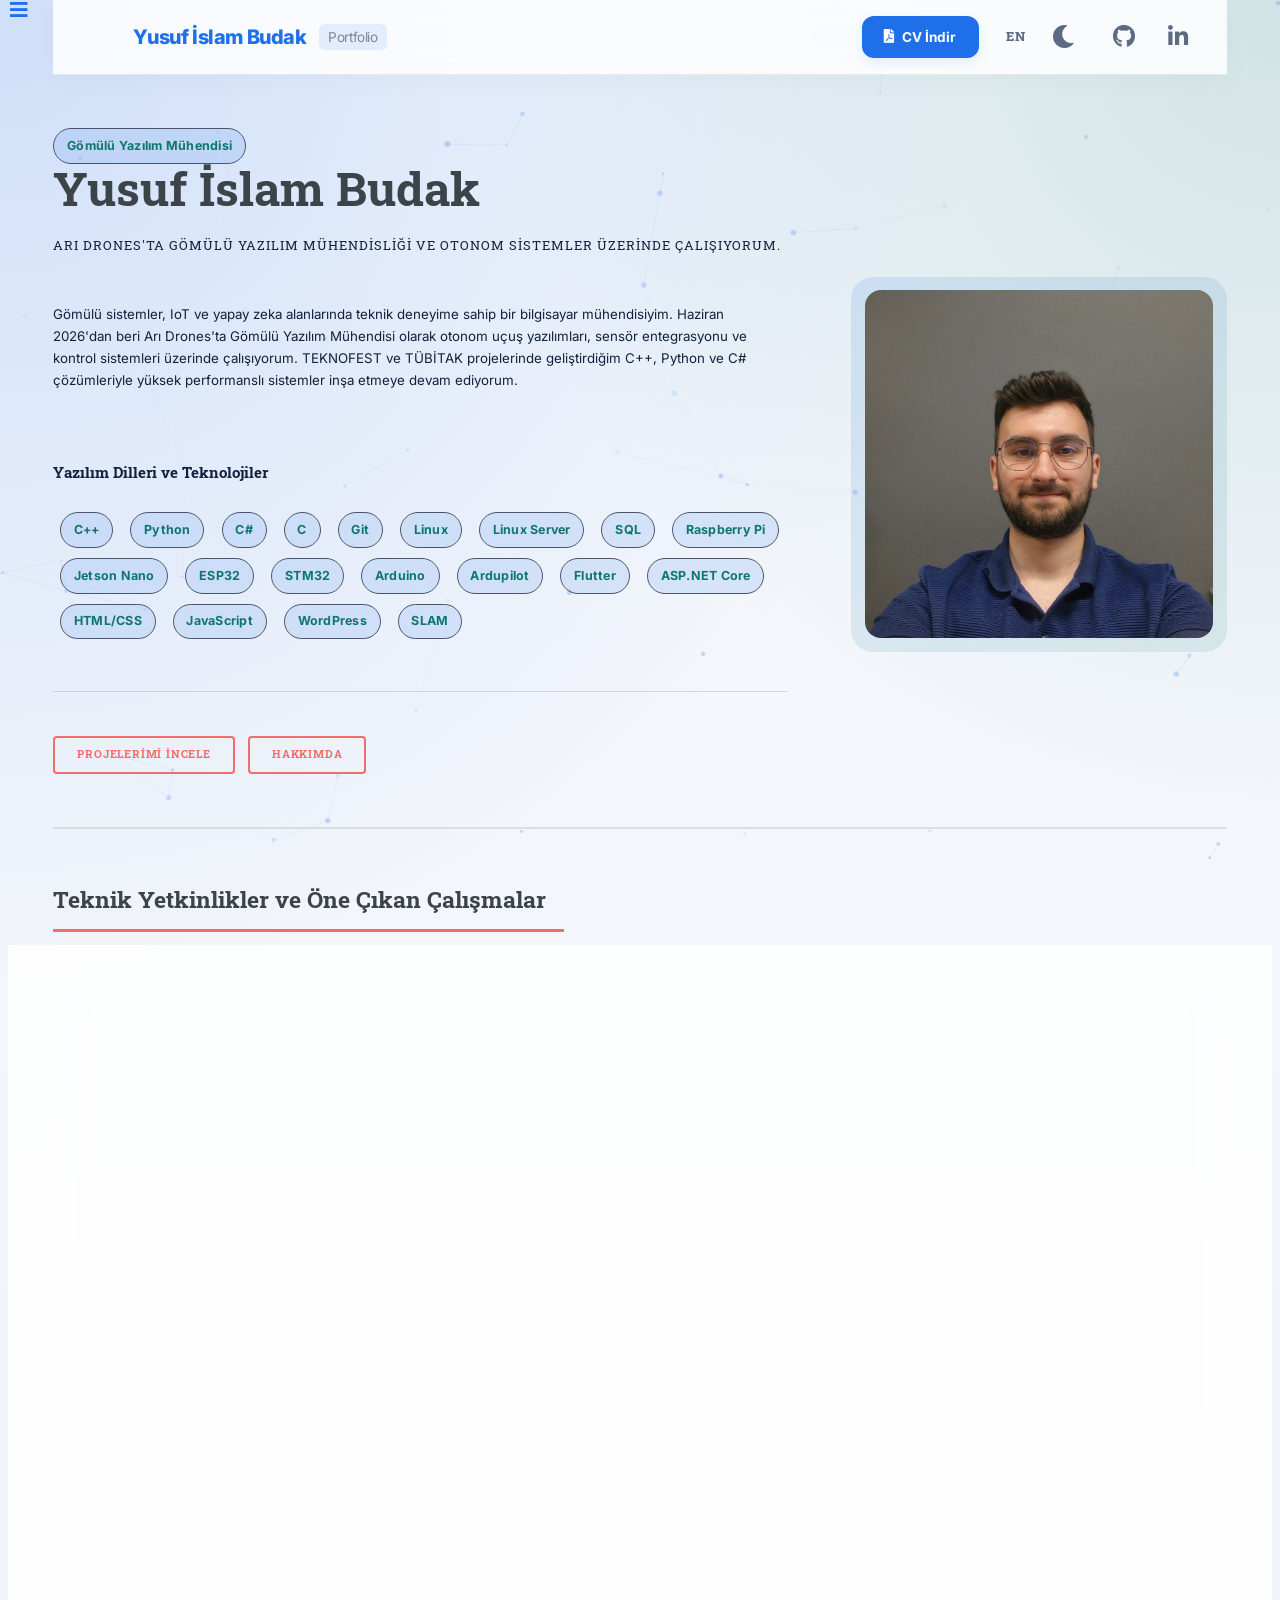
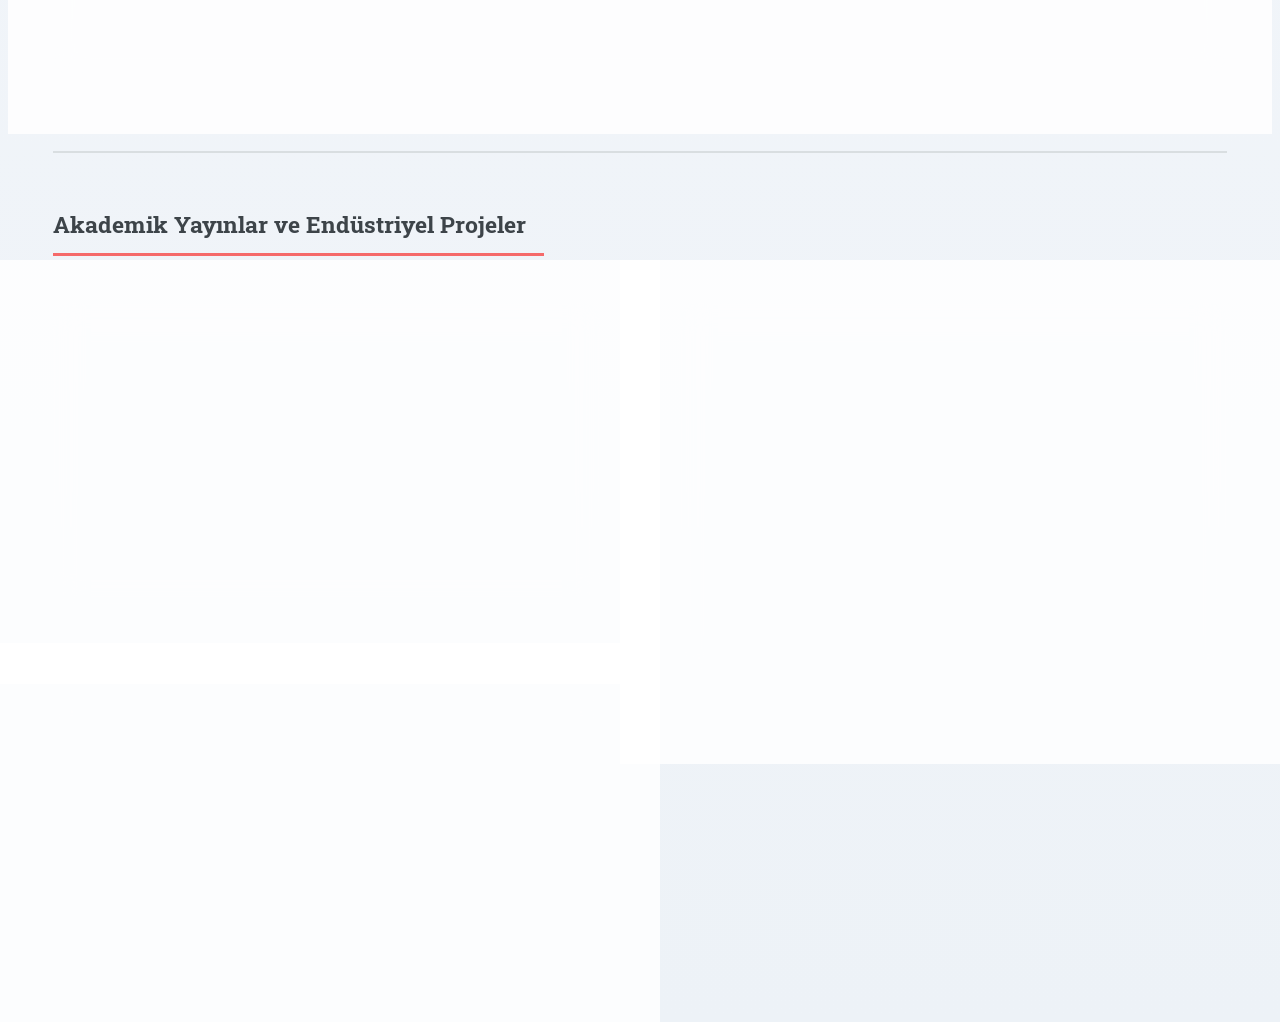
<file: index.html>
<!DOCTYPE HTML>
<!--
	Editorial by HTML5 UP
	html5up.net | @ajlkn
	Free for personal and commercial use under the CCA 3.0 license (html5up.net/license)
-->
<html>

<head>
	<title>Yusuf İslam Budak | Portfolio</title>
	<meta charset="utf-8" />
	<meta name="viewport" content="width=device-width, initial-scale=1, user-scalable=no" />
	<meta name="description"
		content="Arı Drones'ta gömülü yazılım mühendisliği ve otonom sistemler üzerinde çalışan Yusuf İslam Budak'ın kişisel portfolio sitesi." />
	<meta name="google-site-verification" content="hk-xHrmTF3tv7pB692vNehPnTRxSRbm-8BensLJZxlA" />
	<script type="application/ld+json">
	{
	  "@context": "https://schema.org",
	  "@type": "Person",
	  "name": "Yusuf İslam Budak",
	  "url": "https://yusufislambudak.github.io",
	  "jobTitle": "Gömülü Yazılım Mühendisi",
	  "image": "https://avatars.githubusercontent.com/u/149049403?v=4",
	  "description": "Arı Drones'ta gömülü yazılım mühendisliği ve otonom sistemler üzerinde çalışıyorum.",
	  "sameAs": [
		"https://www.linkedin.com/in/yusuf-islam-budak/",
		"https://github.com/YusufIslamBudak"
	  ]
	}
	</script>
	<link rel="stylesheet" href="assets/css/main.css" />
	<link rel="preconnect" href="https://fonts.googleapis.com">
	<link rel="preconnect" href="https://fonts.gstatic.com" crossorigin>
	<link href="https://fonts.googleapis.com/css2?family=Inter:wght@400;600;700&display=swap" rel="stylesheet">
	<link rel="stylesheet" href="assets/css/premium.css" />
	<link rel="icon" href="images/yib_logo.png" type="image/png" />
	<link rel="shortcut icon" href="images/yib_logo.png" type="image/png" />
	<style>
		#header .logo strong { color: var(--accent); }

		/* Page Specific Banner Styles & Layout Enhancements */
		#banner .content {
			display: flex;
			flex-direction: column;
			gap: 1.25rem;
		}

		@media screen and (min-width: 1280px) {
			#banner {
				display: flex;
				align-items: center;
				justify-content: space-between;
				gap: 4rem;
			}
			#banner .content {
				width: 68% !important;
				flex: 1;
			}
			#banner .image {
				width: 32% !important;
				max-width: 400px;
				margin: 0 !important;
				flex-shrink: 0;
			}
		}

		@media screen and (min-width: 736px) and (max-width: 1279px) {
			#banner {
				display: flex;
				align-items: center;
				justify-content: space-between;
				gap: 2.5rem;
			}
			#banner .content {
				width: 60% !important;
				flex: 1;
			}
			#banner .image {
				width: 40% !important;
				max-width: 320px;
				margin: 0 !important;
				flex-shrink: 0;
			}
		}

		.hero-pill,
		.skill-tag,
		.project-tag,
		.note-chip {
			display: inline-flex;
			align-items: center;
			gap: 0.4rem;
			padding: 0.4rem 0.8rem;
			border-radius: 999px;
			background: var(--accent-soft);
			border: 1.5px solid #4a5568;
			color: var(--accent-2);
			font-size: 0.78rem;
			font-weight: 700;
			letter-spacing: 0.02em;
			transition: all 0.25s cubic-bezier(0.4, 0, 0.2, 1);
		}

		/* Koyu temada çerçevelerin her zaman görünür kalması için */
		[data-theme="dark"] .hero-pill,
		[data-theme="dark"] .skill-tag,
		[data-theme="dark"] .project-tag,
		[data-theme="dark"] .note-chip {
			border-color: rgba(255, 255, 255, 0.2) !important;
		}

		.skill-tag:hover {
			transform: translateY(-2.5px) scale(1.03);
			border-color: var(--accent) !important;
			color: var(--accent);
			background: rgba(31, 111, 235, 0.06);
			box-shadow: 0 6px 12px var(--shadow-color);
		}

		.hero-divider {
			width: 100%;
			height: 1px;
			background: rgba(20, 33, 61, 0.15);
			margin: 2rem 0 1.5rem 0;
			border: none;
		}

		[data-theme="dark"] .hero-divider {
			background: rgba(255, 255, 255, 0.2);
		}

		.banner-meta,
		.skill-list,
		.note-list {
			display: flex;
			flex-wrap: wrap;
			gap: 0.65rem;
			margin: 0;
			padding: 0;
			list-style: none;
		}


		.focus-card,
		.project-card,
		.profile-card {
			background: var(--surface);
			backdrop-filter: blur(14px);
			border: 1px solid var(--border-color);
			border-radius: 1.25rem;
			box-shadow: 0 18px 40px var(--shadow-color);
			transition: transform 0.3s cubic-bezier(0.4, 0, 0.2, 1), box-shadow 0.3s cubic-bezier(0.4, 0, 0.2, 1), background-color 0.4s ease, border-color 0.4s ease;
		}

		.focus-card:hover,
		.project-card:hover,
		.profile-card:hover,
		.feature-grid article:hover {
			transform: translateY(-5px) scale(1.01);
			box-shadow: 0 24px 48px var(--shadow-color);
		}


		.feature-grid,
		.project-grid,
		.focus-grid {
			display: grid;
			grid-template-columns: repeat(2, minmax(0, 1fr));
			gap: 1.1rem;
		}

		.feature-grid article,
		.project-card,
		.focus-card,
		.profile-card { padding: 1.25rem; }

		.feature-grid article h3,
		.project-card h3,
		.focus-card h3,
		.profile-card h3 { margin-bottom: 0.4rem; color: var(--text-strong); }

		.project-card { display: flex; flex-direction: column; gap: 0.9rem; }
		.project-card .actions,
		.profile-card .actions { margin-top: auto; }

		.profile-frame {
			padding: 0.85rem;
			border-radius: 1.4rem;
			background: linear-gradient(145deg, rgba(31, 111, 235, 0.12), rgba(15, 118, 110, 0.1));
		}
		.profile-frame img { border-radius: 1rem; object-fit: cover; }

		.note-list { flex-direction: column; gap: 0.75rem; }
		.note-list li {
			padding: 0.8rem 0.95rem;
			border-radius: 0.95rem;
			background: rgba(255, 255, 255, 0.7);
			color: var(--text-soft);
			border: 1px solid transparent;
		}
		[data-theme="dark"] .note-list li {
			background: rgba(255, 255, 255, 0.05);
			color: var(--text-strong);
			border-color: var(--border-color);
		}

		.sidebar-links { display: flex; flex-direction: column; gap: 0.75rem; }
		.sidebar-links a { color: var(--text-strong); font-weight: 700; }

		@media (max-width: 980px) {
			.feature-grid, .project-grid, .focus-grid {
				grid-template-columns: repeat(2, minmax(0, 1fr));
			}
		}

		@media (max-width: 736px) {
			.feature-grid, .project-grid, .focus-grid {
				grid-template-columns: 1fr;
			}
			#banner .content { gap: 1rem; }
		}

		.reveal.active {
			opacity: 1;
			transform: translateY(0);
		}
	</style>
</head>

<body class="is-preload">

	<!-- Wrapper -->
	<div id="wrapper">

		<!-- Main -->
		<div id="main">
			<div class="inner">

				<!-- Header -->
				<header id="header">
					<a href="index.html" class="logo"><strong data-tr="Yusuf İslam Budak" data-en="Yusuf Islam Budak">Yusuf İslam Budak</strong> <span data-tr="Portfolio" data-en="Portfolio">Portfolio</span></a>
					<ul class="icons">
						<li><a href="Yusuf_İslam_Budak_CV.pdf" class="cv-button" target="_blank"><i class="fas fa-file-pdf"></i> <span data-tr="CV İndir" data-en="Download CV">CV İndir</span></a></li>
						<li><button id="lang-toggle" aria-label="Toggle language">TR</button></li>
						<li><button id="theme-toggle" class="icon solid fa-moon" aria-label="Toggle dark mode"></button></li>
						<li><a href="https://github.com/YusufIslamBudak" class="icon brands fa-github"><span class="label">GitHub</span></a></li>
						<li><a href="https://www.linkedin.com/in/yusuf-islam-budak/" class="icon brands fa-linkedin-in"><span class="label">LinkedIn</span></a></li>
					</ul>
				</header>

				<!-- Banner -->
				<section id="banner">
					<div class="content">
						<header>
							<span class="hero-pill" data-tr="Gömülü Yazılım Mühendisi" data-en="Embedded Software Engineer">Gömülü Yazılım Mühendisi</span>
							<h1 id="hero-name">Yusuf İslam Budak<br />
								<span id="hero-headline">Yazılım Geliştirme ve Gömülü Sistemler</span>
							</h1>
							<p id="hero-intro">Arı Drones'ta gömülü yazılım mühendisliği ve otonom sistemler üzerinde çalışıyorum.</p>
						</header>
						<p id="hero-bio">Arı Drones'ta gömülü yazılım mühendisliği ve otonom sistemler üzerinde çalışıyorum.</p>
						<h4 style="margin: 1.5rem 0 0.5rem 0; color: var(--text-strong);" data-tr="Yazılım Dilleri ve Teknolojiler" data-en="Programming Languages & Technologies">Yazılım Dilleri ve Teknolojiler</h4>
						<ul class="banner-meta" id="hero-tags"></ul>
						<div class="hero-divider"></div>
						<ul class="actions">
							<li><a href="projeler.html" class="button big" data-tr="Projelerimi İncele" data-en="View My Projects">Projelerimi İncele</a></li>
							<li><a href="#about" class="button" data-tr="Hakkımda" data-en="About Me">Hakkımda</a></li>
						</ul>
					</div>
					<span class="image object">
						<div class="profile-frame">
							<img id="profile-avatar" src="images/PP.jpg"
								alt="Yusuf İslam Budak profil fotoğrafı" loading="lazy" />
						</div>
					</span>
				</section>

				<!-- Section -->
				<section id="about">
					<header class="major">
						<h2 data-tr="Teknik Yetkinlikler ve Öne Çıkan Çalışmalar" data-en="Technical Competencies & Featured Studies">Teknik Yetkinlikler ve Öne Çıkan Çalışmalar</h2>
					</header>
					<div class="mission-statement reveal">
						<h3 data-tr="Teknolojiyi Çözüme, Merakı Geleceğe Dönüştürmek" data-en="Transforming Technology into Solutions, Curiosity into the Future">Teknolojiyi Çözüme, Merakı Geleceğe Dönüştürmek</h3>
						<p data-tr="Dijital dünyanın sonsuz olasılıkları arasında yolculuğum, bir problemin en verimli şekilde nasıl çözülebileceğine duyduğum merakla başladı. Benim için yazılım, sadece satırlardan oluşan bir kod bütünü değil; karmaşık yapıları basitleştirme, soyut fikirleri somut değerlere dönüştürme ve her gün daha iyisini inşa etme sanatıdır." data-en="My journey through the infinite possibilities of the digital world began with curiosity about how a problem can be solved most efficiently. For me, software is not just a body of code consisting of lines; it is the art of simplifying complex structures, transforming abstract ideas into concrete values, and building better every day.">Dijital dünyanın sonsuz olasılıkları arasında yolculuğum, bir problemin en verimli şekilde nasıl çözülebileceğine duyduğum merakla başladı. Benim için yazılım, sadece satırlardan oluşan bir kod bütünü değil; karmaşık yapıları basitleştirme, soyut fikirleri somut değerlere dönüştürme ve her gün daha iyisini inşa etme sanatıdır.</p>
						
						<h3 data-tr="Teknik Derinlik ve Yaklaşımım" data-en="Technical Depth and My Approach">Teknik Derinlik ve Yaklaşımım</h3>
						<p data-tr="Teknoloji dünyasının hızla değişen doğasına ayak uydururken, öğrendiğim her yeni dili ve aracı sadece birer 'beceri' olarak değil, çözüm setimin bir parçası olarak görüyorum. Geliştirme süreçlerimde temel odağım, sadece çalışan değil; aynı zamanda sürdürülebilir, ölçeklenebilir ve temiz (clean code) yapılar kurmaktır. <span class='highlight-text'>C++, Python, C#, Flutter ve Gömülü Sistemler</span> kullanarak inşa ettiğim projelerde, sistemin mimari sağlamlığı ile kullanıcı deneyiminin zarafeti arasındaki o hassas dengeyi korumaya büyük önem veriyorum." data-en="While keeping pace with the rapidly changing nature of the technology world, I see every new language and tool I learn not just as a 'skill', but as a part of my solution set. My main focus in my development processes is to build structures that are not only working but also sustainable, scalable, and clean (clean code). In projects I build using <span class='highlight-text'>C++, Python, C#, Flutter, and Embedded Systems</span>, I attach great importance to maintaining that delicate balance between the architectural robustness of the system and the elegance of the user experience.">Teknoloji dünyasının hızla değişen doğasına ayak uydururken, öğrendiğim her yeni dili ve aracı sadece birer 'beceri' olarak değil, çözüm setimin bir parçası olarak görüyorum. Geliştirme süreçlerimde temel odağım, sadece çalışan değil; aynı zamanda sürdürülebilir, ölçeklenebilir ve temiz (clean code) yapılar kurmaktır. <span class='highlight-text'>C++, Python, C#, Flutter ve Gömülü Sistemler</span> kullanarak inşa ettiğim projelerde, sistemin mimari sağlamlığı ile kullanıcı deneyiminin zarafeti arasındaki o hassas dengeyi korumaya büyük önem veriyorum.</p>
						
						<h3 data-tr="Neden Üretiyorum?" data-en="Why Do I Create?">Neden Üretiyorum?</h3>
						<p data-tr="Her projem, bir öğrenme sürecinin ve titiz bir mühendislik çalışmasının ürünüdür. Teknik yetkinliklerimi geliştirirken; veri yapılarının mantığından, kullanıcı arayüzünün estetiğine kadar her aşamada 'daha iyisi mümkün mü?' sorusunun peşinden gidiyorum. Öne çıkan çalışmalarım, bu sorgulamanın ve teknolojiye duyduğum profesyonel tutkunun birer yansımasıdır. Bugün, sahip olduğum teknik donanımı yaratıcı bakış açımla birleştirerek; sadece bugünün ihtiyaçlarını karşılayan değil, geleceğin dijital dünyasına da uyum sağlayabilen projeler üretmeye devam ediyorum." data-en="Each of my projects is a product of a learning process and meticulous engineering work. While developing my technical skills, I pursue the question 'is a better one possible?' at every stage, from the logic of data structures to the aesthetics of the user interface. My prominent works are reflections of this questioning and the professional passion I have for technology. Today, by combining my technical equipment with my creative perspective; I continue to produce projects that not only meet today's needs but can also adapt to the digital world of the future.">Her projem, bir öğrenme sürecinin ve titiz bir mühendislik çalışmasının ürünüdür. Teknik yetkinliklerimi geliştirirken; veri yapılarının mantığından, kullanıcı arayüzünün estetiğine kadar her aşamada 'daha iyisi mümkün mü?' sorusunun peşinden gidiyorum. Öne çıkan çalışmalarım, bu sorgulamanın ve teknolojiye duyduğum profesyonel tutkunun birer yansımasıdır. Bugün, sahip olduğum teknik donanımı yaratıcı bakış açımla birleştirerek; sadece bugünün ihtiyaçlarını karşılayan değil, geleceğin dijital dünyasına da uyum sağlayabilen projeler üretmeye devam ediyorum.</p>
					</div>
				</section>

				<!-- Section -->
				<section id="projects">
					<header class="major">
						<h2 data-tr="Akademik Yayınlar ve Endüstriyel Projeler" data-en="Academic Publications & Industrial Projects">Akademik Yayınlar ve Endüstriyel Projeler</h2>
					</header>
					<div class="posts" id="recent-projects"></div>
				</section>

			</div>
		</div>

		<!-- Sidebar -->
		<div id="sidebar">
			<div class="inner">

				<!-- Profile -->
				<section id="profile" class="profile-card">
					<header class="major">
						<h2 data-tr="Kısa Profil" data-en="Short Profile">Kısa Profil</h2>
					</header>
					<ul class="note-list" id="summary-points"></ul>
				</section>

				<!-- Menu -->
				<nav id="menu">
					<header class="major">
						<h2 data-tr="Menü" data-en="Menu">Menü</h2>
					</header>
					<ul>
						<li><a href="index.html" class="active"><i class="fas fa-home"></i> <span data-tr="Ana Sayfa" data-en="Home">Ana Sayfa</span></a></li>
						<li><a href="projeler.html"><i class="fas fa-project-diagram"></i> <span data-tr="Projeler" data-en="Projects">Projeler</span></a></li>
						<li><a href="kariyer.html"><i class="fas fa-briefcase"></i> <span data-tr="Kariyer Geçmişi" data-en="Career">Kariyer Geçmişi</span></a></li>
						<li><a href="certificates.html"><i class="fas fa-certificate"></i> <span data-tr="Sertifikalar ve Belgeler" data-en="Certificates">Sertifikalar ve Belgeler</span></a></li>
						<li><a href="articles.html"><i class="fas fa-file-alt"></i> <span data-tr="Makaleler ve Yayınlar" data-en="Publications">Makaleler ve Yayınlar</span></a></li>
						<li><a href="teknofest.html"><i class="fas fa-rocket"></i> <span data-tr="TEKNOFEST" data-en="TEKNOFEST">TEKNOFEST</span></a></li>
						<li><a href="referanslar.html"><i class="fas fa-user-tie"></i> <span data-tr="Referanslar" data-en="References">Referanslar</span></a></li>
					</ul>
				</nav>

				<!-- Section -->
				<section id="focus">
					<header class="major">
						<h2 data-tr="Beceriler" data-en="Skills">Beceriler</h2>
					</header>
					<div class="focus-grid" id="focus-grid"></div>
				</section>

				<!-- Section -->
				<section id="contact">
					<header class="major">
						<h2 data-tr="İletişim Bilgileri" data-en="Contact">İletişim Bilgileri</h2>
					</header>
					<p id="contact-text">Yeni proje fikirleri, iş birlikleri veya teknik görüşmeler için GitHub ve LinkedIn üzerinden ulaşılabilir.</p>
					<ul class="contact">
						<li class="icon brands fa-github"><a
								href="https://github.com/YusufIslamBudak">github.com/YusufIslamBudak</a></li>
						<li class="icon brands fa-linkedin-in"><a
								href="https://www.linkedin.com/in/yusuf-islam-budak/">linkedin.com/in/yusuf-islam-budak</a>
						</li>
						<li class="icon solid fa-briefcase" data-tr="Portfolyo ve kişisel site alanı" data-en="Portfolio and personal website">Portfolyo ve kişisel site alanı</li>
					</ul>
				</section>

				<!-- Footer -->
				<footer id="footer">
					<p class="copyright" data-tr="&copy; 2026 Yusuf İslam Budak. Tüm hakları saklıdır." data-en="&copy; 2026 Yusuf Islam Budak. All rights reserved.">&copy; 2026 Yusuf İslam Budak. Public profile data from GitHub and LinkedIn.
						Theme adapted from <a href="https://html5up.net">HTML5 UP</a>.</p>
				</footer>

			</div>
		</div>

	</div>

	<!-- Scripts -->
	<script src="assets/js/jquery.min.js"></script>
	<script src="assets/js/browser.min.js"></script>
	<script src="assets/js/breakpoints.min.js"></script>
	<script src="assets/js/util.js"></script>
	<script src="assets/js/main.js"></script>
	<script src="portfolio-data.js"></script>
	<script>
		(function () {
			const profile = window.portfolioProfile;
			if (!profile) return;

			document.title = profile.name + ' | Portfolio';
			const desc = document.querySelector('meta[name="description"]');
			if (desc) desc.setAttribute('content', profile.intro);

			// Hero text — set data-tr/data-en so lang toggle works
			const heroHeadline = document.getElementById('hero-headline');
			if (heroHeadline) {
				heroHeadline.setAttribute('data-tr', profile.headline);
				heroHeadline.setAttribute('data-en', profile.headlineEn || profile.headline);
				heroHeadline.textContent = profile.headline;
			}

			const heroIntro = document.getElementById('hero-intro');
			if (heroIntro) {
				heroIntro.setAttribute('data-tr', profile.intro);
				heroIntro.setAttribute('data-en', profile.introEn || profile.intro);
				heroIntro.textContent = profile.intro;
			}

			const heroBio = document.getElementById('hero-bio');
			if (heroBio) {
				heroBio.setAttribute('data-tr', profile.bio);
				heroBio.setAttribute('data-en', profile.bioEn || profile.bio);
				heroBio.textContent = profile.bio;
			}

			const avatar = document.getElementById('profile-avatar');
			if (avatar) {
				avatar.src = profile.avatar;
				avatar.alt = profile.name + ' profil fotoğrafı';
			}

			const heroTags = document.getElementById('hero-tags');
			if (heroTags) {
				heroTags.innerHTML = profile.skills.map(function (skill) {
					return '<li><span class="skill-tag">' + skill + '</span></li>';
				}).join('');
			}

			const recentProjects = document.getElementById('recent-projects');
			if (recentProjects && profile.articles) {
				recentProjects.innerHTML = profile.articles.map(function (item, index) {
					return `
					<article class="project-card reveal" style="transition-delay: ${(index % 4) * 0.1}s">
						<span class="project-tag" data-tr="${item.publisher}" data-en="${item.publisherEn || item.publisher}">${item.publisher}</span>
						<h3 data-tr="${item.title}" data-en="${item.titleEn || item.title}">${item.title}</h3>
						<p data-tr="${item.description}" data-en="${item.descriptionEn || item.description}">${item.description}</p>
						<ul class="actions">
							<li><a class="button" href="${item.url}" data-tr="Projeyi Gör" data-en="View Project">Projeyi Gör</a></li>
						</ul>
					</article>`;
				}).join('');
			}

			const summaryPoints = document.getElementById('summary-points');
			if (summaryPoints && profile.summaryPoints) {
				summaryPoints.innerHTML = profile.summaryPoints.map(function (p) {
					return `<li data-tr="${p.tr || p}" data-en="${p.en || p}">${p.tr || p}</li>`;
				}).join('');
			}

			const focusGrid = document.getElementById('focus-grid');
			if (focusGrid && profile.currentFocus) {
				focusGrid.innerHTML = profile.currentFocus.map(function (item) {
					const tr = item.tr || item;
					const en = item.en || item;
					return `<article class="focus-card"><p data-tr="${tr}" data-en="${en}">${tr}</p></article>`;
				}).join('');
			}

			const contactText = document.getElementById('contact-text');
			if (contactText) {
				contactText.setAttribute('data-tr', profile.contactText);
				contactText.setAttribute('data-en', profile.contactTextEn || profile.contactText);
				contactText.innerHTML = profile.contactText;
			}

			// Typewriter effect — clears INSIDE the timeout so applyLanguage runs first
			const headlineEl = document.getElementById('hero-headline');
			if (headlineEl && profile.headline) {
				const lang = localStorage.getItem('lang') || 'tr';
				const text = lang === 'en' ? (profile.headlineEn || profile.headline) : profile.headline;
				setTimeout(function() {
					headlineEl.textContent = ''; // clear AFTER applyLanguage has run
					let i = 0;
					function typeChar() {
						if (i < text.length) {
							headlineEl.textContent += text.charAt(i);
							i++;
							setTimeout(typeChar, 40);
						}
					}
					typeChar();
				}, 300);
			}

			// Trigger language update after all dynamic content is injected
			if (window.applyLanguage) window.applyLanguage();
		})();

		// Theme Toggle
		(function () {
			const themeToggle = document.getElementById('theme-toggle');
			const savedTheme = localStorage.getItem('theme');
			if (savedTheme) {
				document.documentElement.setAttribute('data-theme', savedTheme);
				if (savedTheme === 'dark' && themeToggle) themeToggle.classList.replace('fa-moon', 'fa-sun');
			} else if (window.matchMedia && window.matchMedia('(prefers-color-scheme: dark)').matches) {
				document.documentElement.setAttribute('data-theme', 'dark');
				if (themeToggle) themeToggle.classList.replace('fa-moon', 'fa-sun');
			}
			if (themeToggle) {
				themeToggle.addEventListener('click', function () {
					let theme = 'light';
					if (document.documentElement.hasAttribute('data-theme')) {
						document.documentElement.removeAttribute('data-theme');
						themeToggle.classList.replace('fa-sun', 'fa-moon');
					} else {
						document.documentElement.setAttribute('data-theme', 'dark');
						themeToggle.classList.replace('fa-moon', 'fa-sun');
						theme = 'dark';
					}
					localStorage.setItem('theme', theme);
				});
			}
		})();

		// Scroll Reveal
		(function () {
			const obs = new IntersectionObserver(function (entries, o) {
				entries.forEach(function (entry) {
					if (entry.isIntersecting) {
						entry.target.classList.add('active');
						o.unobserve(entry.target);
					}
				});
			}, { root: null, rootMargin: '0px', threshold: 0.1 });

			document.addEventListener('DOMContentLoaded', function () {
				document.querySelectorAll('section, .project-card, .feature-grid article, .focus-card').forEach(function (el, idx) {
					el.classList.add('reveal');
					if (el.classList.contains('project-card')) {
						el.style.transitionDelay = (idx % 4) * 0.1 + 's';
					}
					obs.observe(el);
				});
				const banner = document.getElementById('banner');
				if (banner) banner.classList.add('active');
			});
		})();
	</script>
	<script src="assets/js/global-lang.js"></script>
	<script src="assets/js/dynamic-bg.js"></script>

</body>

</html>
</file>
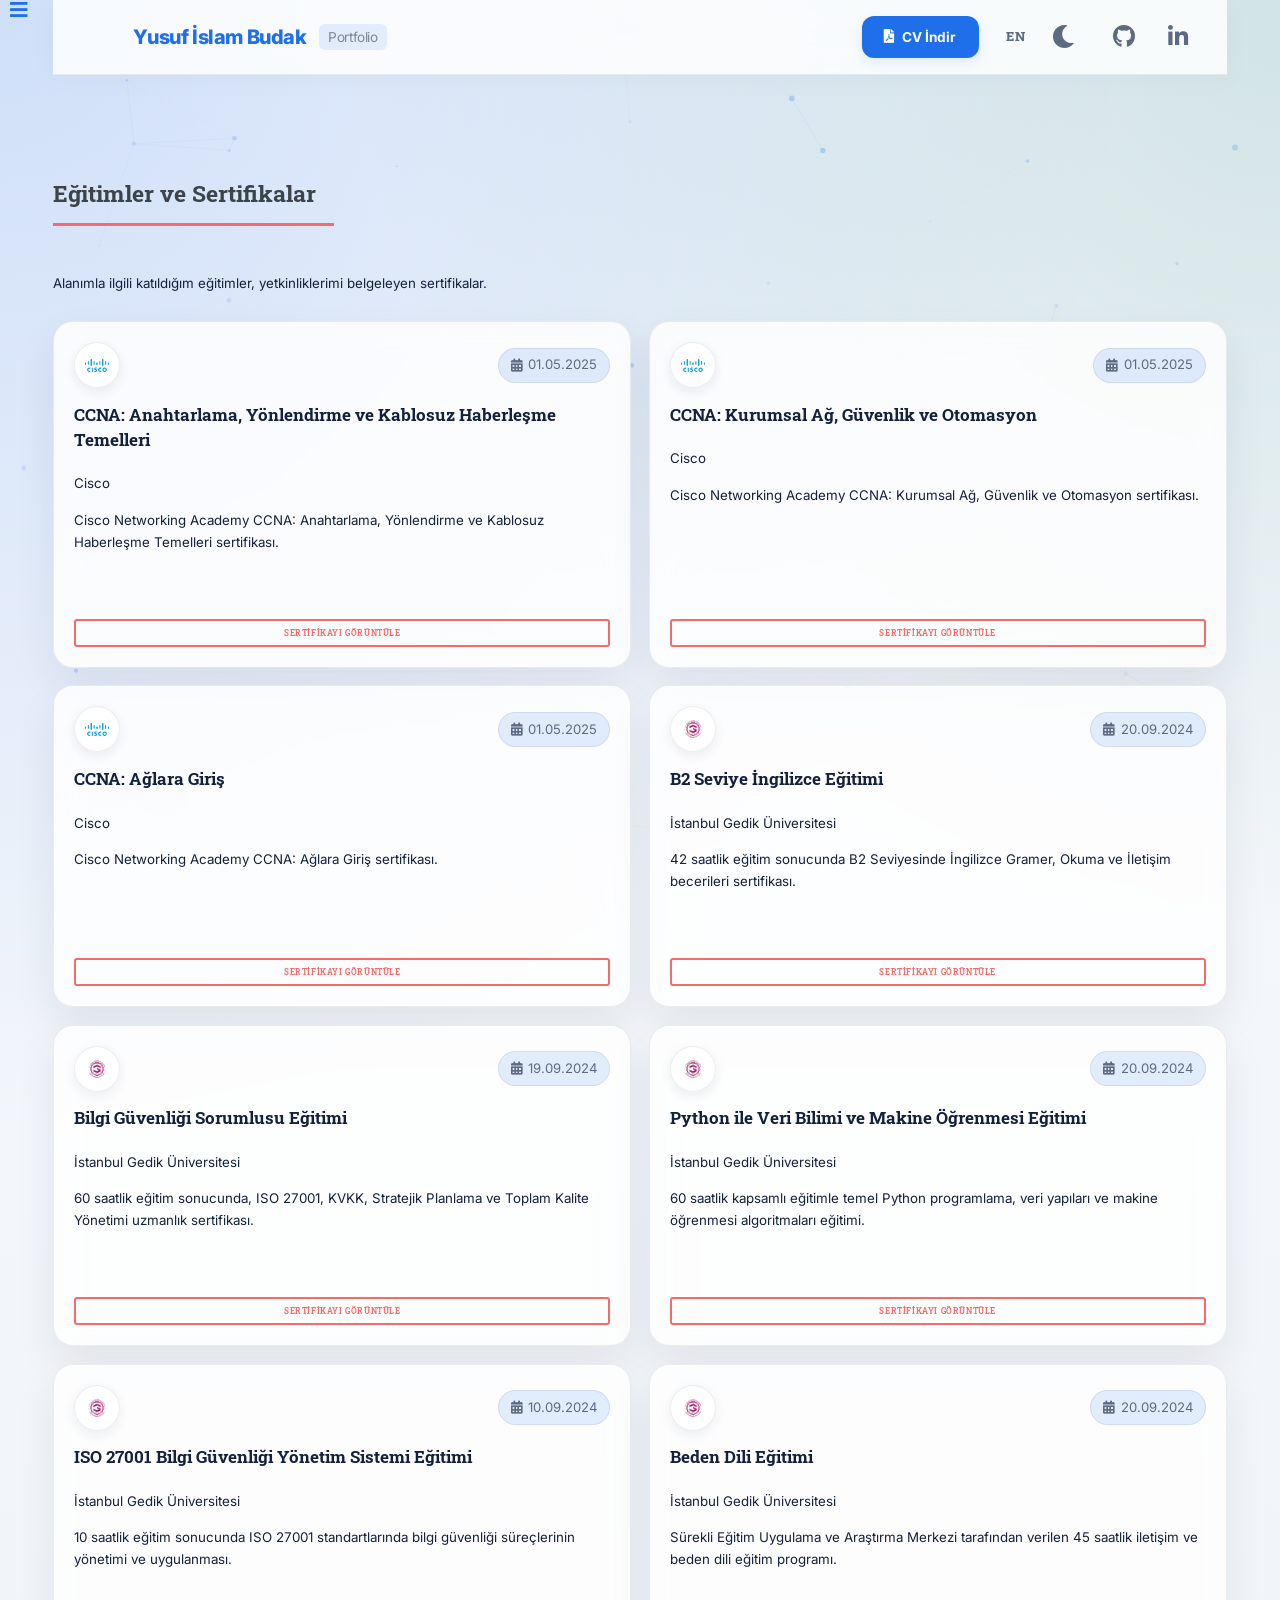
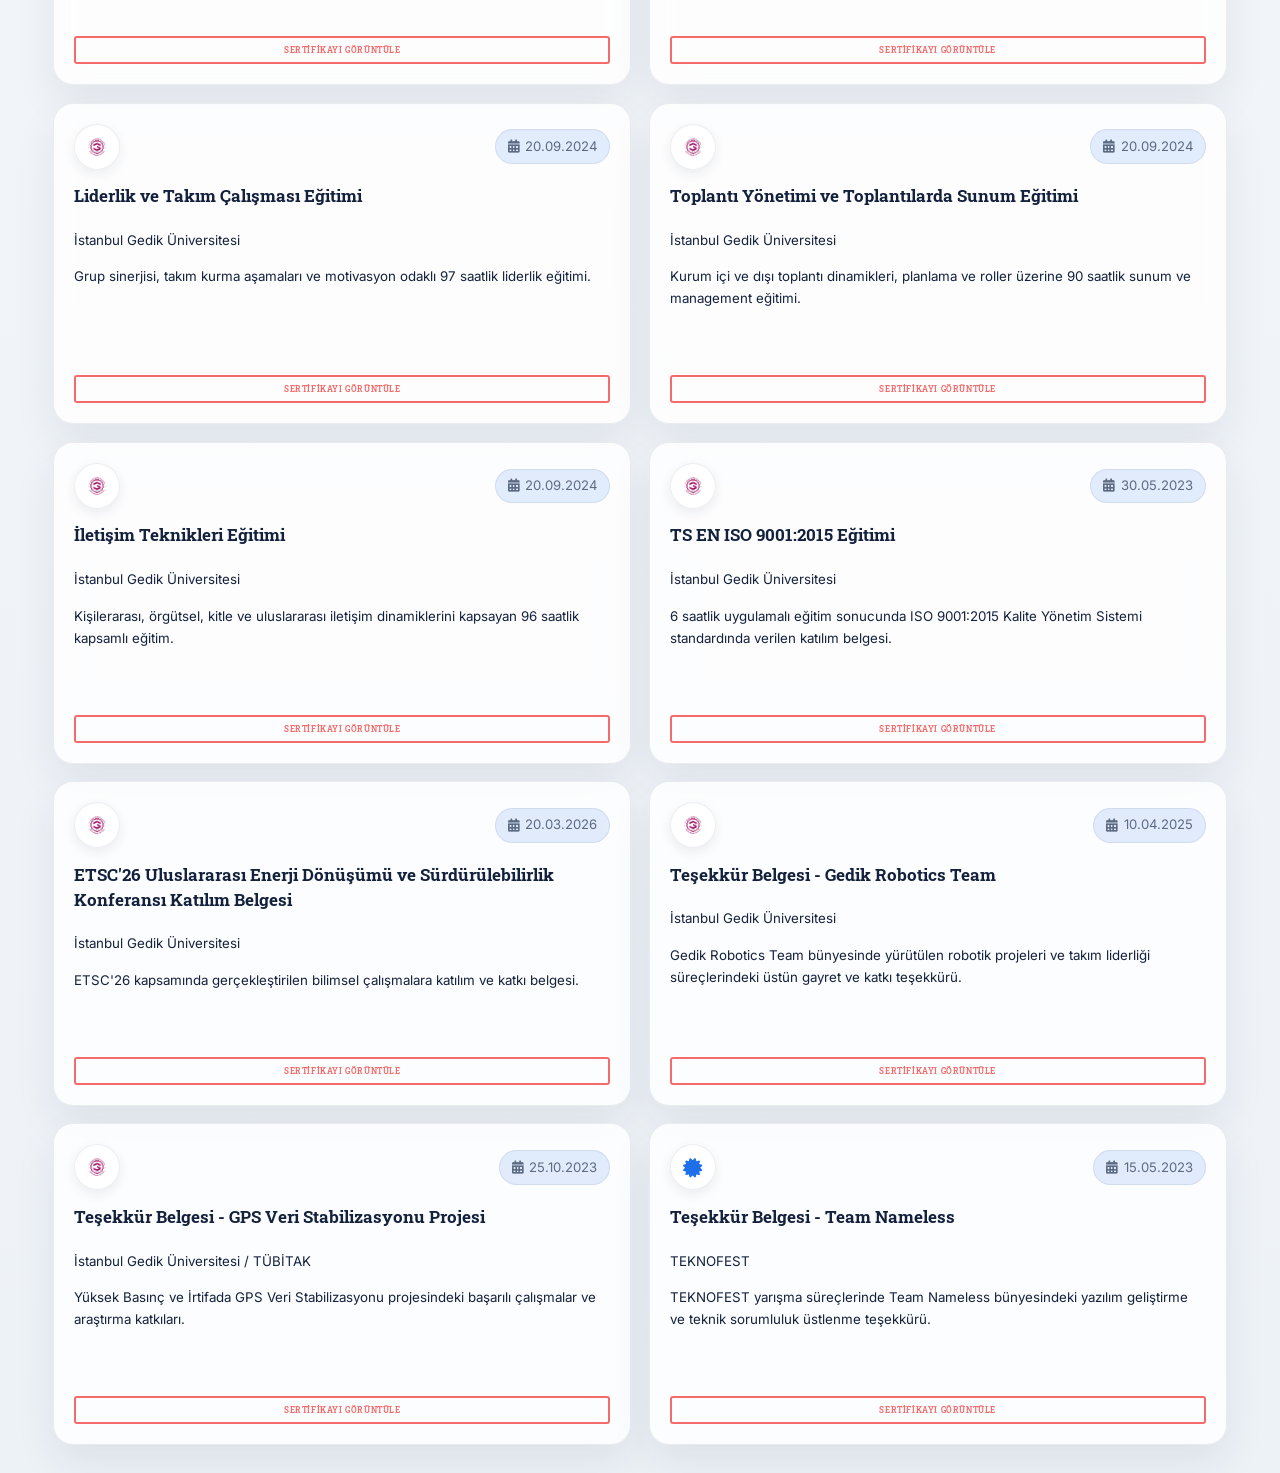
<file: certificates.html>
<!DOCTYPE HTML>
<html>
	<head>
		<title>Sertifikalar ve Belgeler | Yusuf İslam Budak</title>
		<meta charset="utf-8" />
		<meta name="viewport" content="width=device-width, initial-scale=1, user-scalable=no" />
		<link rel="stylesheet" href="assets/css/main.css" />
		<link rel="preconnect" href="https://fonts.googleapis.com">
		<link rel="preconnect" href="https://fonts.gstatic.com" crossorigin>
		<link href="https://fonts.googleapis.com/css2?family=Inter:wght@400;600;700&display=swap" rel="stylesheet">
		<link rel="stylesheet" href="assets/css/premium.css" />
		<link rel="icon" href="images/yib_logo.png" type="image/png" />
		<link rel="shortcut icon" href="images/yib_logo.png" type="image/png" />
		<style>
			/* Page Specific Certificates Styles */

			.cert-tag {
				display: inline-flex;
				align-items: center;
				gap: 0.4rem;
				padding: 0.4rem 0.8rem;
				border-radius: 999px;
				background: var(--accent-soft);
				color: var(--accent-2);
				font-size: 0.78rem;
				font-weight: 700;
				letter-spacing: 0.02em;
			}

			.cert-grid {
				display: grid;
				grid-template-columns: repeat(2, minmax(0, 1fr));
				gap: 1.1rem;
			}

			.cert-card {
				background: var(--surface);
				backdrop-filter: blur(14px);
				border: 1px solid var(--border-color);
				border-radius: 1.25rem;
				box-shadow: 0 18px 40px var(--shadow-color);
				padding: 1.25rem;
				display: flex;
				flex-direction: column;
				gap: 0.9rem;
				transition: transform 0.3s cubic-bezier(0.4, 0, 0.2, 1), box-shadow 0.3s cubic-bezier(0.4, 0, 0.2, 1), background-color 0.4s ease, border-color 0.4s ease;
			}

			.cert-card:hover {
				transform: translateY(-5px) scale(1.01);
				box-shadow: 0 24px 48px var(--shadow-color);
			}

			.cert-header {
				display: flex;
				align-items: center;
				justify-content: space-between;
				width: 100%;
			}

			.cert-icon {
				width: 46px;
				height: 46px;
				border-radius: 50%;
				background: var(--surface-strong);
				border: 1px solid var(--border-color);
				display: flex;
				align-items: center;
				justify-content: center;
				box-shadow: 0 4px 12px var(--shadow-color);
				transition: transform 0.3s ease;
				flex-shrink: 0;
			}
			
			.cert-card:hover .cert-icon {
				transform: scale(1.05);
			}

			.cert-icon img {
				width: 24px;
				height: 24px;
				object-fit: contain;
			}

			.cert-icon i {
				font-size: 1.2rem;
				color: var(--accent);
			}

			.cert-meta {
				font-size: 0.82rem;
				color: var(--text-soft);
				display: inline-flex;
				align-items: center;
				gap: 0.4rem;
				background: var(--accent-soft);
				padding: 0.35rem 0.75rem;
				border-radius: 999px;
				border: 1px solid var(--border-color);
			}

			.cert-card h3 {
				margin-bottom: 0.4rem;
				color: var(--text-strong);
			}

			.cert-card .actions {
				margin-top: auto;
			}

			.profile-card {
				background: var(--surface);
				backdrop-filter: blur(14px);
				border: 1px solid var(--border-color);
				border-radius: 1.25rem;
				box-shadow: 0 18px 40px var(--shadow-color);
				padding: 1.25rem;
			}
            
			.note-list {
				display: flex;
				flex-direction: column;
				gap: 0.75rem;
				margin: 0;
				padding: 0;
				list-style: none;
			}

			.note-list li {
				padding: 0.8rem 0.95rem;
				border-radius: 0.95rem;
				background: rgba(255, 255, 255, 0.7);
				color: var(--text-soft);
				border: 1px solid transparent;
			}

			[data-theme="dark"] .note-list li {
				background: rgba(255, 255, 255, 0.05);
				color: var(--text-strong);
				border-color: var(--border-color);
			}

			@media (max-width: 980px) {
				.cert-grid {
					grid-template-columns: repeat(2, minmax(0, 1fr));
				}
			}

			@media (max-width: 736px) {
				.cert-grid {
					grid-template-columns: 1fr;
				}
			}

			.reveal.active {
				opacity: 1;
				transform: translateY(0);
			}
		</style>
	</head>
	<body class="is-preload">

		<!-- Wrapper -->
			<div id="wrapper">

				<!-- Main -->
					<div id="main">
						<div class="inner">

							<!-- Header -->
								<header id="header">
									<a href="index.html" class="logo"><strong data-tr="Yusuf İslam Budak" data-en="Yusuf Islam Budak">Yusuf İslam Budak</strong> <span data-tr="Portfolio" data-en="Portfolio">Portfolio</span></a>
									<ul class="icons">
										<li><a href="Yusuf_İslam_Budak_CV.pdf" class="cv-button" target="_blank"><i class="fas fa-file-pdf"></i> <span data-tr="CV İndir" data-en="Download CV">CV İndir</span></a></li>
										<li><button id="lang-toggle" aria-label="Toggle language">TR</button></li>
										<li><button id="theme-toggle" class="icon solid fa-moon" aria-label="Toggle dark mode"></button></li>
										<li><a href="https://github.com/YusufIslamBudak" class="icon brands fa-github"><span class="label">GitHub</span></a></li>
										<li><a href="https://www.linkedin.com/in/yusuf-islam-budak/" class="icon brands fa-linkedin-in"><span class="label">LinkedIn</span></a></li>
									</ul>
								</header>

							<!-- Section -->
								<section id="certificates" class="reveal" style="margin-top: 3rem;">
									<header class="major">
										<h2 data-tr="Eğitimler ve Sertifikalar" data-en="Trainings & Certificates">Eğitimler ve Sertifikalar</h2>
									</header>
									<p data-tr="Alanımla ilgili katıldığım eğitimler, yetkinliklerimi belgeleyen sertifikalar." data-en="Training programs I participated in and certificates verifying my competencies.">Alanımla ilgili katıldığım eğitimler, yetkinliklerimi belgeleyen sertifikalar.</p>
									<div class="cert-grid" id="cert-grid">
                                        <!-- Javascript will populate this based on portfolio-data.js -->
                                    </div>
								</section>

						</div>
					</div>

				<!-- Sidebar -->
					<div id="sidebar">
						<div class="inner">

								<!-- Profile -->
									<section id="profile" class="profile-card reveal">
										<header class="major">
											<h2 data-tr="Kısa Profil" data-en="Short Profile">Kısa Profil</h2>
										</header>
										<ul class="note-list" id="summary-points"></ul>
									</section>

							<!-- Menu -->
								<nav id="menu">
									<header class="major">
										<h2 data-tr="Menü" data-en="Menu">Menu</h2>
									</header>
									<ul>
										<li><a href="index.html"><i class="fas fa-home"></i> <span data-tr="Ana Sayfa" data-en="Home">Ana Sayfa</span></a></li>
										<li><a href="projeler.html"><i class="fas fa-project-diagram"></i> <span data-tr="Projeler" data-en="Projects">Projeler</span></a></li>
										<li><a href="kariyer.html"><i class="fas fa-briefcase"></i> <span data-tr="Kariyer Geçmişi" data-en="Career">Kariyer Geçmişi</span></a></li>
										<li><a href="certificates.html" class="active"><i class="fas fa-certificate"></i> <span data-tr="Sertifikalar ve Belgeler" data-en="Certificates">Sertifikalar ve Belgeler</span></a></li>
										<li><a href="articles.html"><i class="fas fa-file-alt"></i> <span data-tr="Makaleler ve Yayınlar" data-en="Publications">Makaleler ve Yayınlar</span></a></li>
										<li><a href="teknofest.html"><i class="fas fa-rocket"></i> <span data-tr="TEKNOFEST" data-en="TEKNOFEST">TEKNOFEST</span></a></li>
										<li><a href="referanslar.html"><i class="fas fa-user-tie"></i> <span data-tr="Referanslar" data-en="References">Referanslar</span></a></li>
									</ul>
								</nav>

							<!-- Footer -->
								<footer id="footer">
									<p class="copyright" data-tr="&copy; 2026 Yusuf İslam Budak. Tüm hakları saklıdır." data-en="&copy; 2026 Yusuf Islam Budak. All rights reserved.">&copy; 2026 Yusuf İslam Budak. Public profile data from GitHub and LinkedIn. Theme adapted from <a href="https://html5up.net">HTML5 UP</a>.</p>
								</footer>

						</div>
					</div>

			</div>

		<!-- Scripts -->
			<script src="assets/js/jquery.min.js"></script>
			<script src="assets/js/browser.min.js"></script>
			<script src="assets/js/breakpoints.min.js"></script>
			<script src="assets/js/util.js"></script>
			<script src="assets/js/main.js"></script>
            <script src="portfolio-data.js"></script>
            <script>
                (function () {
                    const profile = window.portfolioProfile;
                    if (!profile) {
                        return;
                    }
                    
                    const summaryPoints = document.getElementById('summary-points');
                    if (summaryPoints && profile.summaryPoints) {
                        summaryPoints.innerHTML = profile.summaryPoints.map(p => `<li data-tr="${p.tr || p}" data-en="${p.en || p}">${p.tr || p}</li>`).join('');
                    }

                    const certGrid = document.getElementById('cert-grid');
                    if (certGrid && profile.certificates) {
                        certGrid.innerHTML = profile.certificates.map(function(cert, index) {
                            return `
                            <article class="cert-card reveal" style="transition-delay: ${(index % 4) * 0.1}s">
                                <div class="cert-header">
                                    <div class="cert-icon">
                                        ${cert.logo ? `<img src="${cert.logo}" alt="${cert.issuer} Logo" style="width: 24px; height: 24px; object-fit: contain; vertical-align: middle;">` : `<i class="fas fa-certificate"></i>`}
                                    </div>
                                    <div class="cert-meta"><i class="fas fa-calendar-alt"></i> <span data-tr="${cert.date}" data-en="${cert.dateEn || cert.date}">${cert.date}</span></div>
                                </div>
                                <h3 class="cert-title" data-tr="${cert.title}" data-en="${cert.titleEn || cert.title}">${cert.title}</h3>
                                <div class="cert-issuer" data-tr="${cert.issuer}" data-en="${cert.issuerEn || cert.issuer}">${cert.issuer}</div>
                                <p class="cert-desc" data-tr="${cert.description}" data-en="${cert.descriptionEn || cert.description}">${cert.description}</p>
                                <div style="margin-top: auto; padding-top: 1.5rem;">
                                    <a href="${cert.urlTr}" class="button fit small cert-url" data-url-tr="${cert.urlTr}" data-url-en="${cert.urlEn || cert.urlTr}" target="_blank" rel="noopener noreferrer" data-tr="Sertifikayı Görüntüle" data-en="View Certificate">Sertifikayı Görüntüle</a>
                                </div>
                            </article>
                            `;
                        }).join('');
                    }

                    // Apply language translations
                    if (window.applyLanguage) window.applyLanguage();
                    if (window.updateLanguageDOM) window.updateLanguageDOM();

                    // Update cert button URLs based on language
                    function updateCertUrls() {
                        const lang = localStorage.getItem('lang') || 'tr';
                        document.querySelectorAll('.cert-url').forEach(function(btn) {
                            const trUrl = btn.getAttribute('data-url-tr');
                            const enUrl = btn.getAttribute('data-url-en');
                            btn.href = (lang === 'en' && enUrl) ? enUrl : (trUrl || '#');
                        });
                    }
                    updateCertUrls();

                    // Re-run cert URL update whenever language toggle is clicked
                    document.addEventListener('click', function(e) {
                        if (e.target && e.target.id === 'lang-toggle') {
                            setTimeout(updateCertUrls, 50);
                        }
                    });

                })();
            </script>
            <script src="assets/js/global-lang.js"></script>
            <script>

                // Theme Toggle functionality
                const themeToggle = document.getElementById('theme-toggle');
                const currentTheme = localStorage.getItem('theme') ? localStorage.getItem('theme') : null;

                if (currentTheme) {
                    document.documentElement.setAttribute('data-theme', currentTheme);
                    if (currentTheme === 'dark' && themeToggle) {
                        themeToggle.classList.replace('fa-moon', 'fa-sun');
                    }
                } else if (window.matchMedia && window.matchMedia('(prefers-color-scheme: dark)').matches) {
                    document.documentElement.setAttribute('data-theme', 'dark');
                    if (themeToggle) themeToggle.classList.replace('fa-moon', 'fa-sun');
                }

                if (themeToggle) {
                    themeToggle.addEventListener('click', function (e) {
                        let theme = 'light';
                        if (document.documentElement.hasAttribute('data-theme')) {
                            document.documentElement.removeAttribute('data-theme');
                            themeToggle.classList.replace('fa-sun', 'fa-moon');
                        } else {
                            document.documentElement.setAttribute('data-theme', 'dark');
                            themeToggle.classList.replace('fa-moon', 'fa-sun');
                            theme = 'dark';
                        }
                        localStorage.setItem('theme', theme);
                    });
                }

                // Scroll Reveal Logic
                const observerOptions = {
                    root: null,
                    rootMargin: '0px',
                    threshold: 0.1
                };
                const observer = new IntersectionObserver((entries, obs) => {
                    entries.forEach(entry => {
                        if (entry.isIntersecting) {
                            entry.target.classList.add('active');
                            obs.unobserve(entry.target);
                        }
                    });
                }, observerOptions);

                document.addEventListener('DOMContentLoaded', () => {
                    const reveals = document.querySelectorAll('section, .cert-card, .profile-card');
                    reveals.forEach((el, index) => {
                        el.classList.add('reveal');
                        if (el.classList.contains('cert-card')) {
                            el.style.transitionDelay = `${(index % 4) * 0.1}s`;
                        }
                        observer.observe(el);
                    });
                });
            </script>
            <script src="assets/js/dynamic-bg.js"></script>

	</body>
</html>
</file>
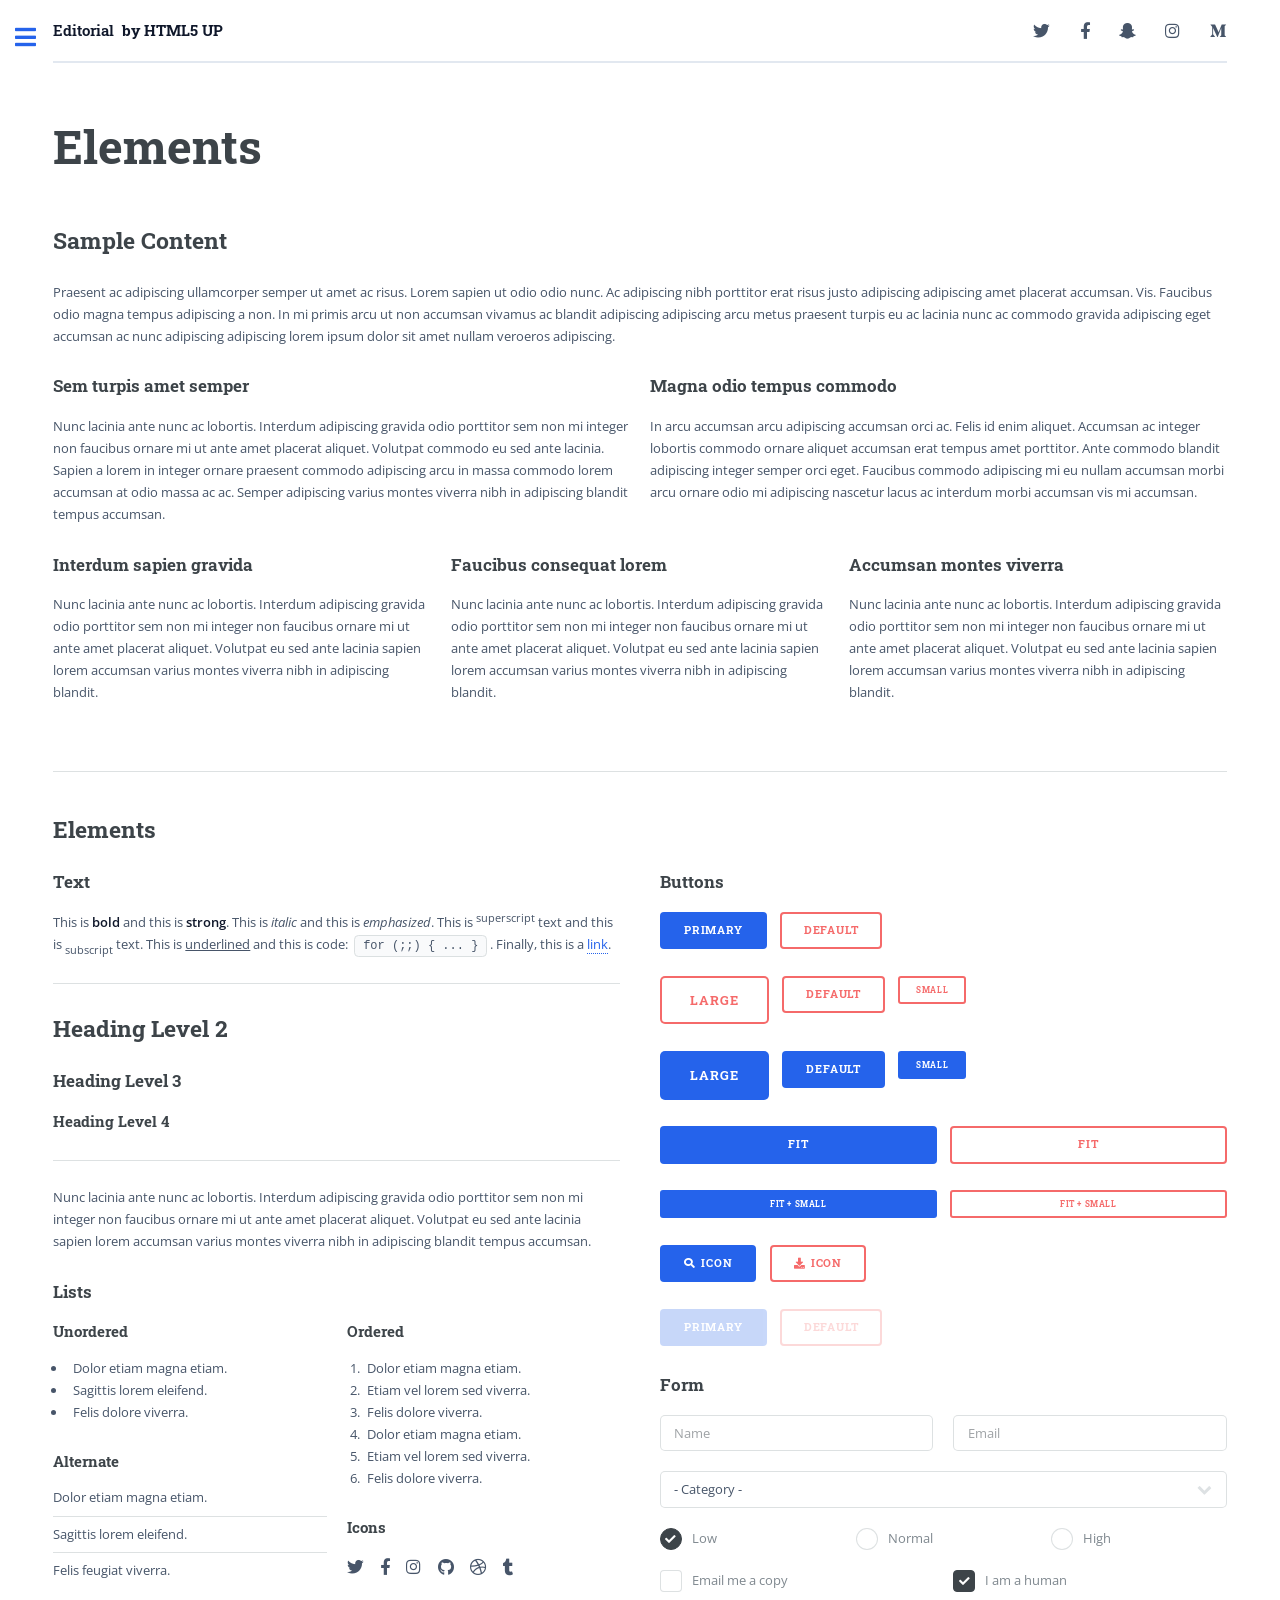
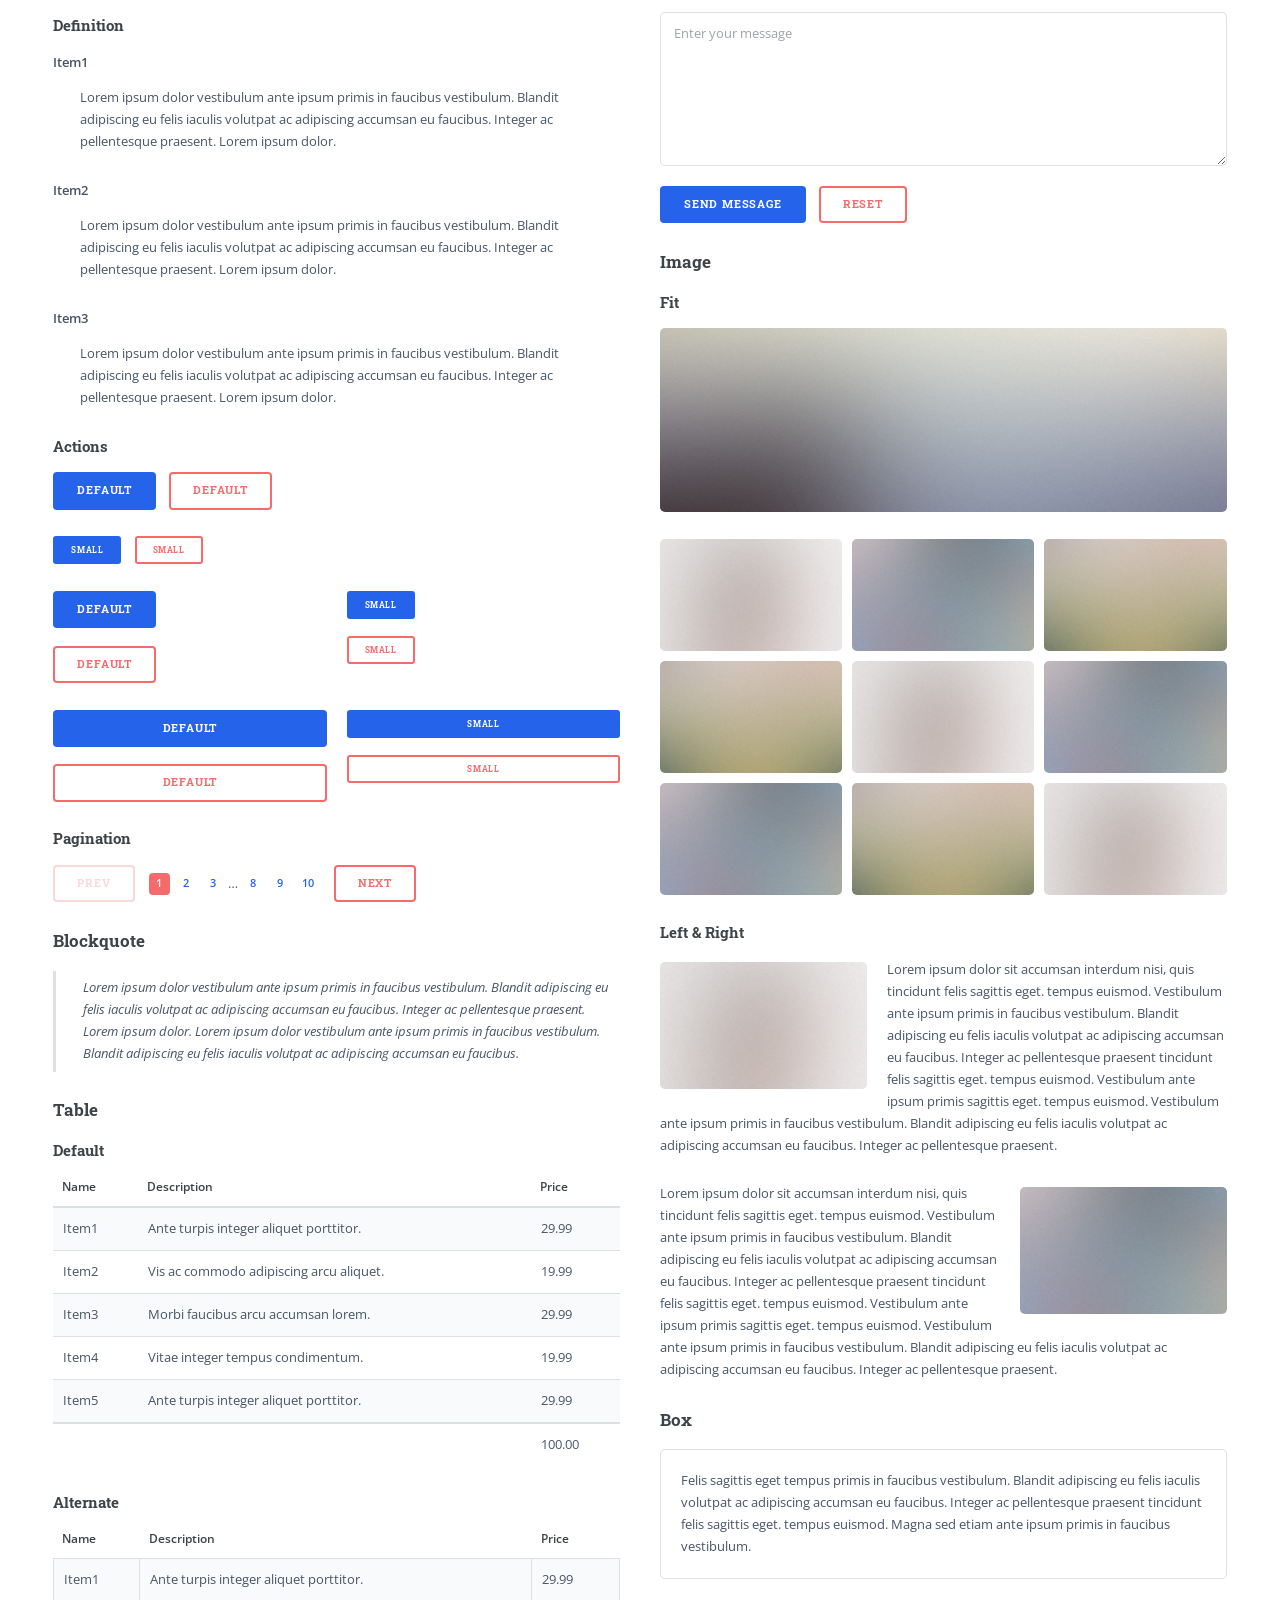
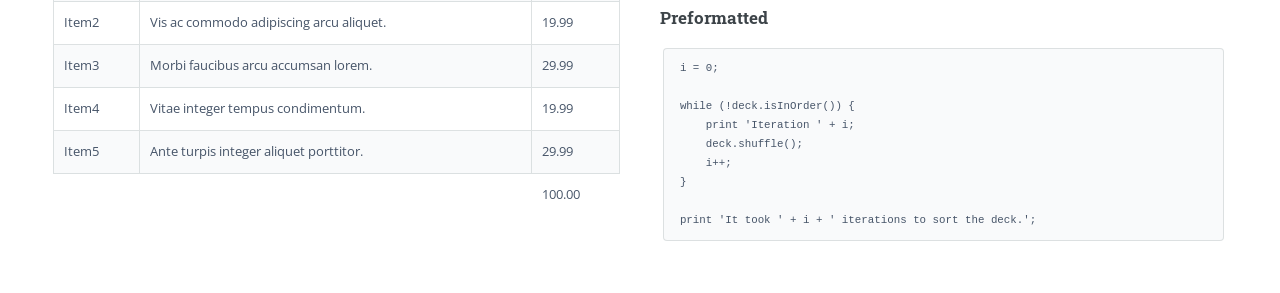
<file: elements.html>
<!DOCTYPE HTML>
<!--
	Editorial by HTML5 UP
	html5up.net | @ajlkn
	Free for personal and commercial use under the CCA 3.0 license (html5up.net/license)
-->
<html>
	<head>
		<title>Elements - Editorial by HTML5 UP</title>
		<meta charset="utf-8" />
		<meta name="viewport" content="width=device-width, initial-scale=1, user-scalable=no" />
		<link rel="stylesheet" href="assets/css/main.css" />
	</head>
	<body class="is-preload">

		<!-- Wrapper -->
			<div id="wrapper">

				<!-- Main -->
					<div id="main">
						<div class="inner">

							<!-- Header -->
								<header id="header">
									<a href="index.html" class="logo"><strong>Editorial</strong> by HTML5 UP</a>
									<ul class="icons">
										<li><a href="#" class="icon brands fa-twitter"><span class="label">Twitter</span></a></li>
										<li><a href="#" class="icon brands fa-facebook-f"><span class="label">Facebook</span></a></li>
										<li><a href="#" class="icon brands fa-snapchat-ghost"><span class="label">Snapchat</span></a></li>
										<li><a href="#" class="icon brands fa-instagram"><span class="label">Instagram</span></a></li>
										<li><a href="#" class="icon brands fa-medium-m"><span class="label">Medium</span></a></li>
									</ul>
								</header>

							<!-- Content -->
								<section>
									<header class="main">
										<h1>Elements</h1>
									</header>

									<!-- Content -->
										<h2 id="content">Sample Content</h2>
										<p>Praesent ac adipiscing ullamcorper semper ut amet ac risus. Lorem sapien ut odio odio nunc. Ac adipiscing nibh porttitor erat risus justo adipiscing adipiscing amet placerat accumsan. Vis. Faucibus odio magna tempus adipiscing a non. In mi primis arcu ut non accumsan vivamus ac blandit adipiscing adipiscing arcu metus praesent turpis eu ac lacinia nunc ac commodo gravida adipiscing eget accumsan ac nunc adipiscing adipiscing lorem ipsum dolor sit amet nullam veroeros adipiscing.</p>
										<div class="row">
											<div class="col-6 col-12-small">
												<h3>Sem turpis amet semper</h3>
												<p>Nunc lacinia ante nunc ac lobortis. Interdum adipiscing gravida odio porttitor sem non mi integer non faucibus ornare mi ut ante amet placerat aliquet. Volutpat commodo eu sed ante lacinia. Sapien a lorem in integer ornare praesent commodo adipiscing arcu in massa commodo lorem accumsan at odio massa ac ac. Semper adipiscing varius montes viverra nibh in adipiscing blandit tempus accumsan.</p>
											</div>
											<div class="col-6 col-12-small">
												<h3>Magna odio tempus commodo</h3>
												<p>In arcu accumsan arcu adipiscing accumsan orci ac. Felis id enim aliquet. Accumsan ac integer lobortis commodo ornare aliquet accumsan erat tempus amet porttitor. Ante commodo blandit adipiscing integer semper orci eget. Faucibus commodo adipiscing mi eu nullam accumsan morbi arcu ornare odio mi adipiscing nascetur lacus ac interdum morbi accumsan vis mi accumsan.</p>
											</div>
											<!-- Break -->
											<div class="col-4 col-12-medium">
												<h3>Interdum sapien gravida</h3>
												<p>Nunc lacinia ante nunc ac lobortis. Interdum adipiscing gravida odio porttitor sem non mi integer non faucibus ornare mi ut ante amet placerat aliquet. Volutpat eu sed ante lacinia sapien lorem accumsan varius montes viverra nibh in adipiscing blandit.</p>
											</div>
											<div class="col-4 col-12-medium">
												<h3>Faucibus consequat lorem</h3>
												<p>Nunc lacinia ante nunc ac lobortis. Interdum adipiscing gravida odio porttitor sem non mi integer non faucibus ornare mi ut ante amet placerat aliquet. Volutpat eu sed ante lacinia sapien lorem accumsan varius montes viverra nibh in adipiscing blandit.</p>
											</div>
											<div class="col-4 col-12-medium">
												<h3>Accumsan montes viverra</h3>
												<p>Nunc lacinia ante nunc ac lobortis. Interdum adipiscing gravida odio porttitor sem non mi integer non faucibus ornare mi ut ante amet placerat aliquet. Volutpat eu sed ante lacinia sapien lorem accumsan varius montes viverra nibh in adipiscing blandit.</p>
											</div>
										</div>

									<hr class="major" />

									<!-- Elements -->
										<h2 id="elements">Elements</h2>
										<div class="row gtr-200">
											<div class="col-6 col-12-medium">

												<!-- Text stuff -->
													<h3>Text</h3>
													<p>This is <b>bold</b> and this is <strong>strong</strong>. This is <i>italic</i> and this is <em>emphasized</em>.
													This is <sup>superscript</sup> text and this is <sub>subscript</sub> text.
													This is <u>underlined</u> and this is code: <code>for (;;) { ... }</code>.
													Finally, this is a <a href="#">link</a>.</p>
													<hr />
													<h2>Heading Level 2</h2>
													<h3>Heading Level 3</h3>
													<h4>Heading Level 4</h4>
													<hr />
													<p>Nunc lacinia ante nunc ac lobortis. Interdum adipiscing gravida odio porttitor sem non mi integer non faucibus ornare mi ut ante amet placerat aliquet. Volutpat eu sed ante lacinia sapien lorem accumsan varius montes viverra nibh in adipiscing blandit tempus accumsan.</p>

												<!-- Lists -->
													<h3>Lists</h3>
													<div class="row">
														<div class="col-6 col-12-small">

															<h4>Unordered</h4>
															<ul>
																<li>Dolor etiam magna etiam.</li>
																<li>Sagittis lorem eleifend.</li>
																<li>Felis dolore viverra.</li>
															</ul>

															<h4>Alternate</h4>
															<ul class="alt">
																<li>Dolor etiam magna etiam.</li>
																<li>Sagittis lorem eleifend.</li>
																<li>Felis feugiat viverra.</li>
															</ul>

														</div>
														<div class="col-6 col-12-small">

															<h4>Ordered</h4>
															<ol>
																<li>Dolor etiam magna etiam.</li>
																<li>Etiam vel lorem sed viverra.</li>
																<li>Felis dolore viverra.</li>
																<li>Dolor etiam magna etiam.</li>
																<li>Etiam vel lorem sed viverra.</li>
																<li>Felis dolore viverra.</li>
															</ol>

															<h4>Icons</h4>
															<ul class="icons">
																<li><a href="#" class="icon brands fa-twitter"><span class="label">Twitter</span></a></li>
																<li><a href="#" class="icon brands fa-facebook-f"><span class="label">Facebook</span></a></li>
																<li><a href="#" class="icon brands fa-instagram"><span class="label">Instagram</span></a></li>
																<li><a href="#" class="icon brands fa-github"><span class="label">Github</span></a></li>
																<li><a href="#" class="icon brands fa-dribbble"><span class="label">Dribbble</span></a></li>
																<li><a href="#" class="icon brands fa-tumblr"><span class="label">Tumblr</span></a></li>
															</ul>

														</div>
													</div>
													<h4>Definition</h4>
													<dl>
														<dt>Item1</dt>
														<dd>
															<p>Lorem ipsum dolor vestibulum ante ipsum primis in faucibus vestibulum. Blandit adipiscing eu felis iaculis volutpat ac adipiscing accumsan eu faucibus. Integer ac pellentesque praesent. Lorem ipsum dolor.</p>
														</dd>
														<dt>Item2</dt>
														<dd>
															<p>Lorem ipsum dolor vestibulum ante ipsum primis in faucibus vestibulum. Blandit adipiscing eu felis iaculis volutpat ac adipiscing accumsan eu faucibus. Integer ac pellentesque praesent. Lorem ipsum dolor.</p>
														</dd>
														<dt>Item3</dt>
														<dd>
															<p>Lorem ipsum dolor vestibulum ante ipsum primis in faucibus vestibulum. Blandit adipiscing eu felis iaculis volutpat ac adipiscing accumsan eu faucibus. Integer ac pellentesque praesent. Lorem ipsum dolor.</p>
														</dd>
													</dl>

													<h4>Actions</h4>
													<ul class="actions">
														<li><a href="#" class="button primary">Default</a></li>
														<li><a href="#" class="button">Default</a></li>
													</ul>
													<ul class="actions small">
														<li><a href="#" class="button primary small">Small</a></li>
														<li><a href="#" class="button small">Small</a></li>
													</ul>
													<div class="row">
														<div class="col-6 col-12-small">
															<ul class="actions stacked">
																<li><a href="#" class="button primary">Default</a></li>
																<li><a href="#" class="button">Default</a></li>
															</ul>
														</div>
														<div class="col-6 col-12-small">
															<ul class="actions stacked">
																<li><a href="#" class="button primary small">Small</a></li>
																<li><a href="#" class="button small">Small</a></li>
															</ul>
														</div>
														<div class="col-6 col-12-small">
															<ul class="actions stacked">
																<li><a href="#" class="button primary fit">Default</a></li>
																<li><a href="#" class="button fit">Default</a></li>
															</ul>
														</div>
														<div class="col-6 col-12-small">
															<ul class="actions stacked">
																<li><a href="#" class="button primary small fit">Small</a></li>
																<li><a href="#" class="button small fit">Small</a></li>
															</ul>
														</div>
													</div>

													<h4>Pagination</h4>
													<ul class="pagination">
														<li><span class="button disabled">Prev</span></li>
														<li><a href="#" class="page active">1</a></li>
														<li><a href="#" class="page">2</a></li>
														<li><a href="#" class="page">3</a></li>
														<li><span>&hellip;</span></li>
														<li><a href="#" class="page">8</a></li>
														<li><a href="#" class="page">9</a></li>
														<li><a href="#" class="page">10</a></li>
														<li><a href="#" class="button">Next</a></li>
													</ul>

												<!-- Blockquote -->
													<h3>Blockquote</h3>
													<blockquote>Lorem ipsum dolor vestibulum ante ipsum primis in faucibus vestibulum. Blandit adipiscing eu felis iaculis volutpat ac adipiscing accumsan eu faucibus. Integer ac pellentesque praesent. Lorem ipsum dolor. Lorem ipsum dolor vestibulum ante ipsum primis in faucibus vestibulum. Blandit adipiscing eu felis iaculis volutpat ac adipiscing accumsan eu faucibus.</blockquote>

												<!-- Table -->
													<h3>Table</h3>

													<h4>Default</h4>
													<div class="table-wrapper">
														<table>
															<thead>
																<tr>
																	<th>Name</th>
																	<th>Description</th>
																	<th>Price</th>
																</tr>
															</thead>
															<tbody>
																<tr>
																	<td>Item1</td>
																	<td>Ante turpis integer aliquet porttitor.</td>
																	<td>29.99</td>
																</tr>
																<tr>
																	<td>Item2</td>
																	<td>Vis ac commodo adipiscing arcu aliquet.</td>
																	<td>19.99</td>
																</tr>
																<tr>
																	<td>Item3</td>
																	<td> Morbi faucibus arcu accumsan lorem.</td>
																	<td>29.99</td>
																</tr>
																<tr>
																	<td>Item4</td>
																	<td>Vitae integer tempus condimentum.</td>
																	<td>19.99</td>
																</tr>
																<tr>
																	<td>Item5</td>
																	<td>Ante turpis integer aliquet porttitor.</td>
																	<td>29.99</td>
																</tr>
															</tbody>
															<tfoot>
																<tr>
																	<td colspan="2"></td>
																	<td>100.00</td>
																</tr>
															</tfoot>
														</table>
													</div>

													<h4>Alternate</h4>
													<div class="table-wrapper">
														<table class="alt">
															<thead>
																<tr>
																	<th>Name</th>
																	<th>Description</th>
																	<th>Price</th>
																</tr>
															</thead>
															<tbody>
																<tr>
																	<td>Item1</td>
																	<td>Ante turpis integer aliquet porttitor.</td>
																	<td>29.99</td>
																</tr>
																<tr>
																	<td>Item2</td>
																	<td>Vis ac commodo adipiscing arcu aliquet.</td>
																	<td>19.99</td>
																</tr>
																<tr>
																	<td>Item3</td>
																	<td> Morbi faucibus arcu accumsan lorem.</td>
																	<td>29.99</td>
																</tr>
																<tr>
																	<td>Item4</td>
																	<td>Vitae integer tempus condimentum.</td>
																	<td>19.99</td>
																</tr>
																<tr>
																	<td>Item5</td>
																	<td>Ante turpis integer aliquet porttitor.</td>
																	<td>29.99</td>
																</tr>
															</tbody>
															<tfoot>
																<tr>
																	<td colspan="2"></td>
																	<td>100.00</td>
																</tr>
															</tfoot>
														</table>
													</div>

											</div>
											<div class="col-6 col-12-medium">

												<!-- Buttons -->
													<h3>Buttons</h3>
													<ul class="actions">
														<li><a href="#" class="button primary">Primary</a></li>
														<li><a href="#" class="button">Default</a></li>
													</ul>
													<ul class="actions">
														<li><a href="#" class="button large">Large</a></li>
														<li><a href="#" class="button">Default</a></li>
														<li><a href="#" class="button small">Small</a></li>
													</ul>
													<ul class="actions">
														<li><a href="#" class="button primary large">Large</a></li>
														<li><a href="#" class="button primary">Default</a></li>
														<li><a href="#" class="button primary small">Small</a></li>
													</ul>
													<ul class="actions fit">
														<li><a href="#" class="button primary fit">Fit</a></li>
														<li><a href="#" class="button fit">Fit</a></li>
													</ul>
													<ul class="actions fit small">
														<li><a href="#" class="button primary fit small">Fit + Small</a></li>
														<li><a href="#" class="button fit small">Fit + Small</a></li>
													</ul>
													<ul class="actions">
														<li><a href="#" class="button primary icon solid fa-search">Icon</a></li>
														<li><a href="#" class="button icon solid fa-download">Icon</a></li>
													</ul>
													<ul class="actions">
														<li><span class="button primary disabled">Primary</span></li>
														<li><span class="button disabled">Default</span></li>
													</ul>

												<!-- Form -->
													<h3>Form</h3>

													<form method="post" action="#">
														<div class="row gtr-uniform">
															<div class="col-6 col-12-xsmall">
																<input type="text" name="demo-name" id="demo-name" value="" placeholder="Name" />
															</div>
															<div class="col-6 col-12-xsmall">
																<input type="email" name="demo-email" id="demo-email" value="" placeholder="Email" />
															</div>
															<!-- Break -->
															<div class="col-12">
																<select name="demo-category" id="demo-category">
																	<option value="">- Category -</option>
																	<option value="1">Manufacturing</option>
																	<option value="1">Shipping</option>
																	<option value="1">Administration</option>
																	<option value="1">Human Resources</option>
																</select>
															</div>
															<!-- Break -->
															<div class="col-4 col-12-small">
																<input type="radio" id="demo-priority-low" name="demo-priority" checked>
																<label for="demo-priority-low">Low</label>
															</div>
															<div class="col-4 col-12-small">
																<input type="radio" id="demo-priority-normal" name="demo-priority">
																<label for="demo-priority-normal">Normal</label>
															</div>
															<div class="col-4 col-12-small">
																<input type="radio" id="demo-priority-high" name="demo-priority">
																<label for="demo-priority-high">High</label>
															</div>
															<!-- Break -->
															<div class="col-6 col-12-small">
																<input type="checkbox" id="demo-copy" name="demo-copy">
																<label for="demo-copy">Email me a copy</label>
															</div>
															<div class="col-6 col-12-small">
																<input type="checkbox" id="demo-human" name="demo-human" checked>
																<label for="demo-human">I am a human</label>
															</div>
															<!-- Break -->
															<div class="col-12">
																<textarea name="demo-message" id="demo-message" placeholder="Enter your message" rows="6"></textarea>
															</div>
															<!-- Break -->
															<div class="col-12">
																<ul class="actions">
																	<li><input type="submit" value="Send Message" class="primary" /></li>
																	<li><input type="reset" value="Reset" /></li>
																</ul>
															</div>
														</div>
													</form>

												<!-- Image -->
													<h3>Image</h3>

													<h4>Fit</h4>
													<span class="image fit"><img src="images/pic11.jpg" alt="" /></span>
													<div class="box alt">
														<div class="row gtr-50 gtr-uniform">
															<div class="col-4"><span class="image fit"><img src="images/pic01.jpg" alt="" /></span></div>
															<div class="col-4"><span class="image fit"><img src="images/pic02.jpg" alt="" /></span></div>
															<div class="col-4"><span class="image fit"><img src="images/pic03.jpg" alt="" /></span></div>
															<!-- Break -->
															<div class="col-4"><span class="image fit"><img src="images/pic03.jpg" alt="" /></span></div>
															<div class="col-4"><span class="image fit"><img src="images/pic01.jpg" alt="" /></span></div>
															<div class="col-4"><span class="image fit"><img src="images/pic02.jpg" alt="" /></span></div>
															<!-- Break -->
															<div class="col-4"><span class="image fit"><img src="images/pic02.jpg" alt="" /></span></div>
															<div class="col-4"><span class="image fit"><img src="images/pic03.jpg" alt="" /></span></div>
															<div class="col-4"><span class="image fit"><img src="images/pic01.jpg" alt="" /></span></div>
														</div>
													</div>

													<h4>Left &amp; Right</h4>
													<p><span class="image left"><img src="images/pic01.jpg" alt="" /></span>Lorem ipsum dolor sit accumsan interdum nisi, quis tincidunt felis sagittis eget. tempus euismod. Vestibulum ante ipsum primis in faucibus vestibulum. Blandit adipiscing eu felis iaculis volutpat ac adipiscing accumsan eu faucibus. Integer ac pellentesque praesent tincidunt felis sagittis eget. tempus euismod. Vestibulum ante ipsum primis sagittis eget. tempus euismod. Vestibulum ante ipsum primis in faucibus vestibulum. Blandit adipiscing eu felis iaculis volutpat ac adipiscing accumsan eu faucibus. Integer ac pellentesque praesent.</p>
													<p><span class="image right"><img src="images/pic02.jpg" alt="" /></span>Lorem ipsum dolor sit accumsan interdum nisi, quis tincidunt felis sagittis eget. tempus euismod. Vestibulum ante ipsum primis in faucibus vestibulum. Blandit adipiscing eu felis iaculis volutpat ac adipiscing accumsan eu faucibus. Integer ac pellentesque praesent tincidunt felis sagittis eget. tempus euismod. Vestibulum ante ipsum primis sagittis eget. tempus euismod. Vestibulum ante ipsum primis in faucibus vestibulum. Blandit adipiscing eu felis iaculis volutpat ac adipiscing accumsan eu faucibus. Integer ac pellentesque praesent.</p>

												<!-- Box -->
													<h3>Box</h3>
													<div class="box">
														<p>Felis sagittis eget tempus primis in faucibus vestibulum. Blandit adipiscing eu felis iaculis volutpat ac adipiscing accumsan eu faucibus. Integer ac pellentesque praesent tincidunt felis sagittis eget. tempus euismod. Magna sed etiam ante ipsum primis in faucibus vestibulum.</p>
													</div>

												<!-- Preformatted Code -->
													<h3>Preformatted</h3>
													<pre><code>i = 0;

while (!deck.isInOrder()) {
    print 'Iteration ' + i;
    deck.shuffle();
    i++;
}

print 'It took ' + i + ' iterations to sort the deck.';
</code></pre>

											</div>
										</div>

								</section>

						</div>
					</div>

				<!-- Sidebar -->
					<div id="sidebar">
						<div class="inner">

							<!-- Search -->
								<section id="search" class="alt">
									<form method="post" action="#">
										<input type="text" name="query" id="query" placeholder="Search" />
									</form>
								</section>

							<!-- Menu -->
								<nav id="menu">
									<header class="major">
										<h2>Menu</h2>
									</header>
									<ul>
										<li><a href="index.html">Homepage</a></li>
										<li><a href="generic.html">Generic</a></li>
										<li><a href="elements.html">Elements</a></li>
										<li>
											<span class="opener">Submenu</span>
											<ul>
												<li><a href="#">Lorem Dolor</a></li>
												<li><a href="#">Ipsum Adipiscing</a></li>
												<li><a href="#">Tempus Magna</a></li>
												<li><a href="#">Feugiat Veroeros</a></li>
											</ul>
										</li>
										<li><a href="#">Etiam Dolore</a></li>
										<li><a href="#">Adipiscing</a></li>
										<li>
											<span class="opener">Another Submenu</span>
											<ul>
												<li><a href="#">Lorem Dolor</a></li>
												<li><a href="#">Ipsum Adipiscing</a></li>
												<li><a href="#">Tempus Magna</a></li>
												<li><a href="#">Feugiat Veroeros</a></li>
											</ul>
										</li>
										<li><a href="#">Maximus Erat</a></li>
										<li><a href="#">Sapien Mauris</a></li>
										<li><a href="#">Amet Lacinia</a></li>
									</ul>
								</nav>

							<!-- Section -->
								<section>
									<header class="major">
										<h2>Ante interdum</h2>
									</header>
									<div class="mini-posts">
										<article>
											<a href="#" class="image"><img src="images/pic07.jpg" alt="" /></a>
											<p>Aenean ornare velit lacus, ac varius enim lorem ullamcorper dolore aliquam.</p>
										</article>
										<article>
											<a href="#" class="image"><img src="images/pic08.jpg" alt="" /></a>
											<p>Aenean ornare velit lacus, ac varius enim lorem ullamcorper dolore aliquam.</p>
										</article>
										<article>
											<a href="#" class="image"><img src="images/pic09.jpg" alt="" /></a>
											<p>Aenean ornare velit lacus, ac varius enim lorem ullamcorper dolore aliquam.</p>
										</article>
									</div>
									<ul class="actions">
										<li><a href="#" class="button">More</a></li>
									</ul>
								</section>

							<!-- Section -->
								<section>
									<header class="major">
										<h2>Get in touch</h2>
									</header>
									<p>Sed varius enim lorem ullamcorper dolore aliquam aenean ornare velit lacus, ac varius enim lorem ullamcorper dolore. Proin sed aliquam facilisis ante interdum. Sed nulla amet lorem feugiat tempus aliquam.</p>
									<ul class="contact">
										<li class="icon solid fa-envelope"><a href="#">information@untitled.tld</a></li>
										<li class="icon solid fa-phone">(000) 000-0000</li>
										<li class="icon solid fa-home">1234 Somewhere Road #8254<br />
										Nashville, TN 00000-0000</li>
									</ul>
								</section>

							<!-- Footer -->
								<footer id="footer">
									<p class="copyright">&copy; Untitled. All rights reserved. Demo Images: <a href="https://unsplash.com">Unsplash</a>. Design: <a href="https://html5up.net">HTML5 UP</a>.</p>
								</footer>

						</div>
					</div>

			</div>

		<!-- Scripts -->
			<script src="assets/js/jquery.min.js"></script>
			<script src="assets/js/browser.min.js"></script>
			<script src="assets/js/breakpoints.min.js"></script>
			<script src="assets/js/util.js"></script>
			<script src="assets/js/main.js"></script>

	</body>
</html>
</file>
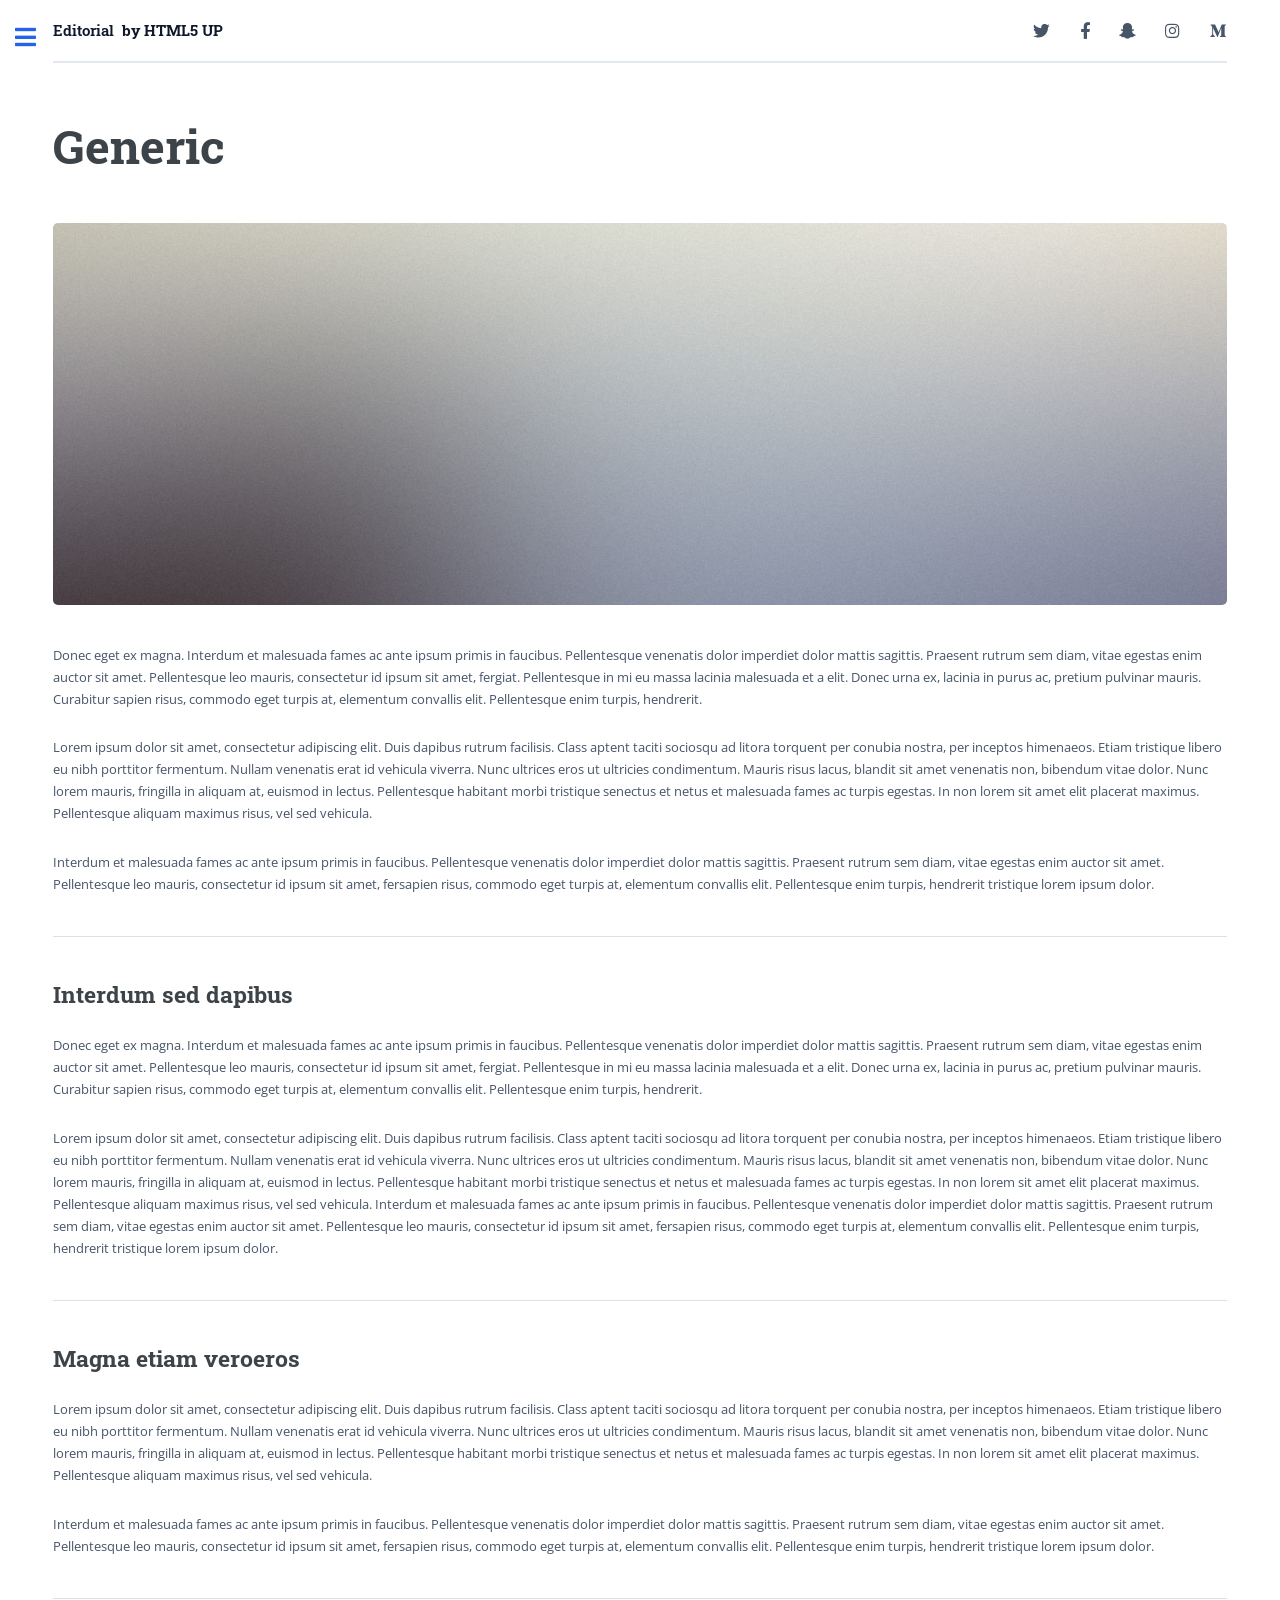
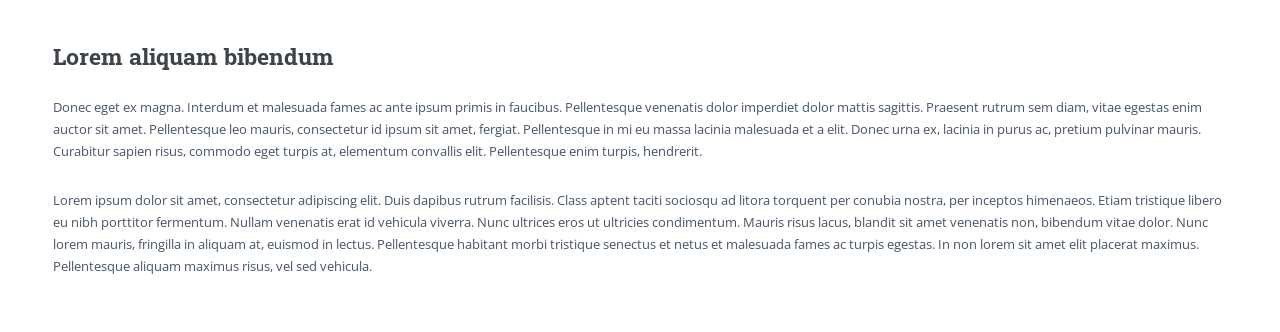
<file: generic.html>
<!DOCTYPE HTML>
<!--
	Editorial by HTML5 UP
	html5up.net | @ajlkn
	Free for personal and commercial use under the CCA 3.0 license (html5up.net/license)
-->
<html>
	<head>
		<title>Generic - Editorial by HTML5 UP</title>
		<meta charset="utf-8" />
		<meta name="viewport" content="width=device-width, initial-scale=1, user-scalable=no" />
		<link rel="stylesheet" href="assets/css/main.css" />
	</head>
	<body class="is-preload">

		<!-- Wrapper -->
			<div id="wrapper">

				<!-- Main -->
					<div id="main">
						<div class="inner">

							<!-- Header -->
								<header id="header">
									<a href="index.html" class="logo"><strong>Editorial</strong> by HTML5 UP</a>
									<ul class="icons">
										<li><a href="#" class="icon brands fa-twitter"><span class="label">Twitter</span></a></li>
										<li><a href="#" class="icon brands fa-facebook-f"><span class="label">Facebook</span></a></li>
										<li><a href="#" class="icon brands fa-snapchat-ghost"><span class="label">Snapchat</span></a></li>
										<li><a href="#" class="icon brands fa-instagram"><span class="label">Instagram</span></a></li>
										<li><a href="#" class="icon brands fa-medium-m"><span class="label">Medium</span></a></li>
									</ul>
								</header>

							<!-- Content -->
								<section>
									<header class="main">
										<h1>Generic</h1>
									</header>

									<span class="image main"><img src="images/pic11.jpg" alt="" /></span>

									<p>Donec eget ex magna. Interdum et malesuada fames ac ante ipsum primis in faucibus. Pellentesque venenatis dolor imperdiet dolor mattis sagittis. Praesent rutrum sem diam, vitae egestas enim auctor sit amet. Pellentesque leo mauris, consectetur id ipsum sit amet, fergiat. Pellentesque in mi eu massa lacinia malesuada et a elit. Donec urna ex, lacinia in purus ac, pretium pulvinar mauris. Curabitur sapien risus, commodo eget turpis at, elementum convallis elit. Pellentesque enim turpis, hendrerit.</p>
									<p>Lorem ipsum dolor sit amet, consectetur adipiscing elit. Duis dapibus rutrum facilisis. Class aptent taciti sociosqu ad litora torquent per conubia nostra, per inceptos himenaeos. Etiam tristique libero eu nibh porttitor fermentum. Nullam venenatis erat id vehicula viverra. Nunc ultrices eros ut ultricies condimentum. Mauris risus lacus, blandit sit amet venenatis non, bibendum vitae dolor. Nunc lorem mauris, fringilla in aliquam at, euismod in lectus. Pellentesque habitant morbi tristique senectus et netus et malesuada fames ac turpis egestas. In non lorem sit amet elit placerat maximus. Pellentesque aliquam maximus risus, vel sed vehicula.</p>
									<p>Interdum et malesuada fames ac ante ipsum primis in faucibus. Pellentesque venenatis dolor imperdiet dolor mattis sagittis. Praesent rutrum sem diam, vitae egestas enim auctor sit amet. Pellentesque leo mauris, consectetur id ipsum sit amet, fersapien risus, commodo eget turpis at, elementum convallis elit. Pellentesque enim turpis, hendrerit tristique lorem ipsum dolor.</p>

									<hr class="major" />

									<h2>Interdum sed dapibus</h2>
									<p>Donec eget ex magna. Interdum et malesuada fames ac ante ipsum primis in faucibus. Pellentesque venenatis dolor imperdiet dolor mattis sagittis. Praesent rutrum sem diam, vitae egestas enim auctor sit amet. Pellentesque leo mauris, consectetur id ipsum sit amet, fergiat. Pellentesque in mi eu massa lacinia malesuada et a elit. Donec urna ex, lacinia in purus ac, pretium pulvinar mauris. Curabitur sapien risus, commodo eget turpis at, elementum convallis elit. Pellentesque enim turpis, hendrerit.</p>
									<p>Lorem ipsum dolor sit amet, consectetur adipiscing elit. Duis dapibus rutrum facilisis. Class aptent taciti sociosqu ad litora torquent per conubia nostra, per inceptos himenaeos. Etiam tristique libero eu nibh porttitor fermentum. Nullam venenatis erat id vehicula viverra. Nunc ultrices eros ut ultricies condimentum. Mauris risus lacus, blandit sit amet venenatis non, bibendum vitae dolor. Nunc lorem mauris, fringilla in aliquam at, euismod in lectus. Pellentesque habitant morbi tristique senectus et netus et malesuada fames ac turpis egestas. In non lorem sit amet elit placerat maximus. Pellentesque aliquam maximus risus, vel sed vehicula. Interdum et malesuada fames ac ante ipsum primis in faucibus. Pellentesque venenatis dolor imperdiet dolor mattis sagittis. Praesent rutrum sem diam, vitae egestas enim auctor sit amet. Pellentesque leo mauris, consectetur id ipsum sit amet, fersapien risus, commodo eget turpis at, elementum convallis elit. Pellentesque enim turpis, hendrerit tristique lorem ipsum dolor.</p>

									<hr class="major" />

									<h2>Magna etiam veroeros</h2>
									<p>Lorem ipsum dolor sit amet, consectetur adipiscing elit. Duis dapibus rutrum facilisis. Class aptent taciti sociosqu ad litora torquent per conubia nostra, per inceptos himenaeos. Etiam tristique libero eu nibh porttitor fermentum. Nullam venenatis erat id vehicula viverra. Nunc ultrices eros ut ultricies condimentum. Mauris risus lacus, blandit sit amet venenatis non, bibendum vitae dolor. Nunc lorem mauris, fringilla in aliquam at, euismod in lectus. Pellentesque habitant morbi tristique senectus et netus et malesuada fames ac turpis egestas. In non lorem sit amet elit placerat maximus. Pellentesque aliquam maximus risus, vel sed vehicula.</p>
									<p>Interdum et malesuada fames ac ante ipsum primis in faucibus. Pellentesque venenatis dolor imperdiet dolor mattis sagittis. Praesent rutrum sem diam, vitae egestas enim auctor sit amet. Pellentesque leo mauris, consectetur id ipsum sit amet, fersapien risus, commodo eget turpis at, elementum convallis elit. Pellentesque enim turpis, hendrerit tristique lorem ipsum dolor.</p>

									<hr class="major" />

									<h2>Lorem aliquam bibendum</h2>
									<p>Donec eget ex magna. Interdum et malesuada fames ac ante ipsum primis in faucibus. Pellentesque venenatis dolor imperdiet dolor mattis sagittis. Praesent rutrum sem diam, vitae egestas enim auctor sit amet. Pellentesque leo mauris, consectetur id ipsum sit amet, fergiat. Pellentesque in mi eu massa lacinia malesuada et a elit. Donec urna ex, lacinia in purus ac, pretium pulvinar mauris. Curabitur sapien risus, commodo eget turpis at, elementum convallis elit. Pellentesque enim turpis, hendrerit.</p>
									<p>Lorem ipsum dolor sit amet, consectetur adipiscing elit. Duis dapibus rutrum facilisis. Class aptent taciti sociosqu ad litora torquent per conubia nostra, per inceptos himenaeos. Etiam tristique libero eu nibh porttitor fermentum. Nullam venenatis erat id vehicula viverra. Nunc ultrices eros ut ultricies condimentum. Mauris risus lacus, blandit sit amet venenatis non, bibendum vitae dolor. Nunc lorem mauris, fringilla in aliquam at, euismod in lectus. Pellentesque habitant morbi tristique senectus et netus et malesuada fames ac turpis egestas. In non lorem sit amet elit placerat maximus. Pellentesque aliquam maximus risus, vel sed vehicula.</p>

								</section>

						</div>
					</div>

				<!-- Sidebar -->
					<div id="sidebar">
						<div class="inner">

							<!-- Search -->
								<section id="search" class="alt">
									<form method="post" action="#">
										<input type="text" name="query" id="query" placeholder="Search" />
									</form>
								</section>

							<!-- Menu -->
								<nav id="menu">
									<header class="major">
										<h2>Menu</h2>
									</header>
									<ul>
										<li><a href="index.html">Homepage</a></li>
										<li><a href="generic.html">Generic</a></li>
										<li><a href="elements.html">Elements</a></li>
										<li>
											<span class="opener">Submenu</span>
											<ul>
												<li><a href="#">Lorem Dolor</a></li>
												<li><a href="#">Ipsum Adipiscing</a></li>
												<li><a href="#">Tempus Magna</a></li>
												<li><a href="#">Feugiat Veroeros</a></li>
											</ul>
										</li>
										<li><a href="#">Etiam Dolore</a></li>
										<li><a href="#">Adipiscing</a></li>
										<li>
											<span class="opener">Another Submenu</span>
											<ul>
												<li><a href="#">Lorem Dolor</a></li>
												<li><a href="#">Ipsum Adipiscing</a></li>
												<li><a href="#">Tempus Magna</a></li>
												<li><a href="#">Feugiat Veroeros</a></li>
											</ul>
										</li>
										<li><a href="#">Maximus Erat</a></li>
										<li><a href="#">Sapien Mauris</a></li>
										<li><a href="#">Amet Lacinia</a></li>
									</ul>
								</nav>

							<!-- Section -->
								<section>
									<header class="major">
										<h2>Ante interdum</h2>
									</header>
									<div class="mini-posts">
										<article>
											<a href="#" class="image"><img src="images/pic07.jpg" alt="" /></a>
											<p>Aenean ornare velit lacus, ac varius enim lorem ullamcorper dolore aliquam.</p>
										</article>
										<article>
											<a href="#" class="image"><img src="images/pic08.jpg" alt="" /></a>
											<p>Aenean ornare velit lacus, ac varius enim lorem ullamcorper dolore aliquam.</p>
										</article>
										<article>
											<a href="#" class="image"><img src="images/pic09.jpg" alt="" /></a>
											<p>Aenean ornare velit lacus, ac varius enim lorem ullamcorper dolore aliquam.</p>
										</article>
									</div>
									<ul class="actions">
										<li><a href="#" class="button">More</a></li>
									</ul>
								</section>

							<!-- Section -->
								<section>
									<header class="major">
										<h2>Get in touch</h2>
									</header>
									<p>Sed varius enim lorem ullamcorper dolore aliquam aenean ornare velit lacus, ac varius enim lorem ullamcorper dolore. Proin sed aliquam facilisis ante interdum. Sed nulla amet lorem feugiat tempus aliquam.</p>
									<ul class="contact">
										<li class="icon solid fa-envelope"><a href="#">information@untitled.tld</a></li>
										<li class="icon solid fa-phone">(000) 000-0000</li>
										<li class="icon solid fa-home">1234 Somewhere Road #8254<br />
										Nashville, TN 00000-0000</li>
									</ul>
								</section>

							<!-- Footer -->
								<footer id="footer">
									<p class="copyright">&copy; Untitled. All rights reserved. Demo Images: <a href="https://unsplash.com">Unsplash</a>. Design: <a href="https://html5up.net">HTML5 UP</a>.</p>
								</footer>

						</div>
					</div>

			</div>

		<!-- Scripts -->
			<script src="assets/js/jquery.min.js"></script>
			<script src="assets/js/browser.min.js"></script>
			<script src="assets/js/breakpoints.min.js"></script>
			<script src="assets/js/util.js"></script>
			<script src="assets/js/main.js"></script>

	</body>
</html>
</file>
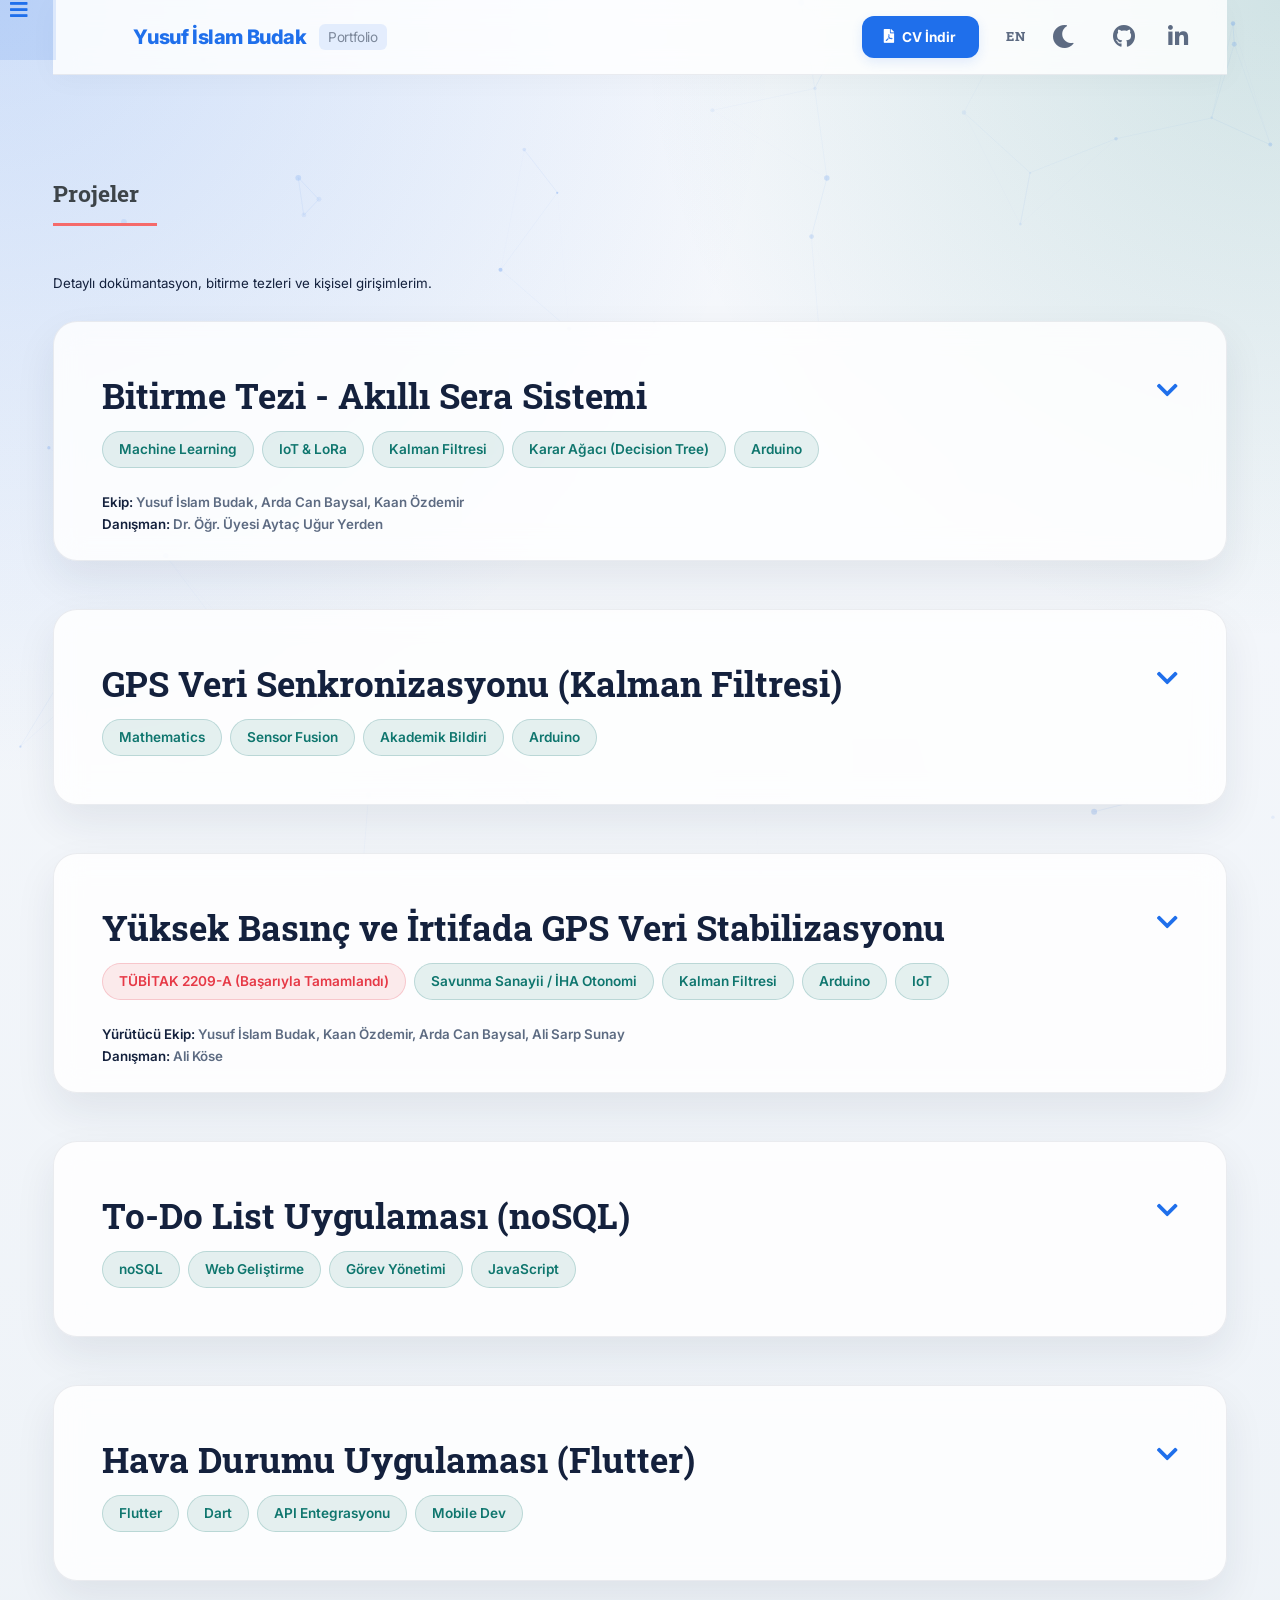
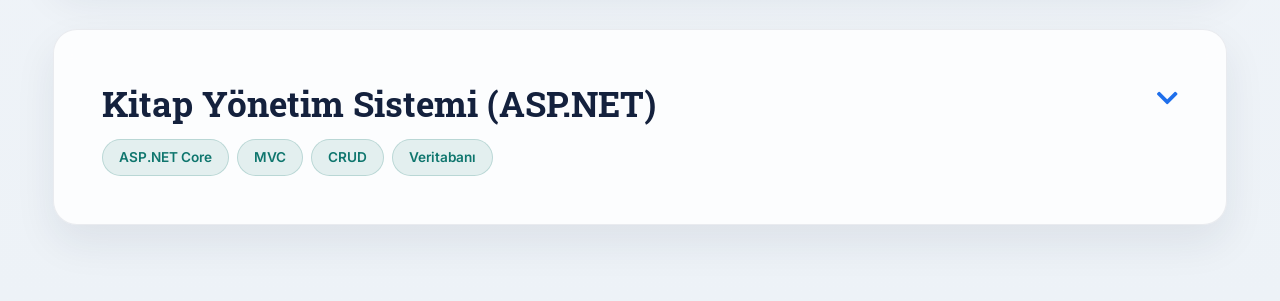
<file: projeler.html>
<!DOCTYPE HTML>
<html>
	<head>
		<title>Projeler | Yusuf İslam Budak</title>
		<meta charset="utf-8" />
		<meta name="viewport" content="width=device-width, initial-scale=1, user-scalable=no" />
		<link rel="stylesheet" href="assets/css/main.css" />
		<link rel="preconnect" href="https://fonts.googleapis.com">
		<link rel="preconnect" href="https://fonts.gstatic.com" crossorigin>
		<link href="https://fonts.googleapis.com/css2?family=Inter:wght@400;600;700&display=swap" rel="stylesheet">
		<link rel="stylesheet" href="assets/css/premium.css" />
		<link rel="icon" href="images/yib_logo.png" type="image/png" />
		<link rel="shortcut icon" href="images/yib_logo.png" type="image/png" />
		<style>
			::-webkit-scrollbar { width: 8px; }
			::-webkit-scrollbar-track { background: transparent; }
			::-webkit-scrollbar-thumb {
				background-color: var(--text-soft);
				border-radius: 20px;
				border: 3px solid transparent;
				background-clip: content-box;
			}
			::-webkit-scrollbar-thumb:hover { background-color: var(--accent); }

			/* Featured Project Card Styling */
			.featured-project {
				background: var(--surface);
				backdrop-filter: blur(14px);
				border: 1px solid var(--border-color);
				border-radius: 1.5rem;
				box-shadow: 0 18px 40px var(--shadow-color);
				overflow: hidden;
				margin-bottom: 3rem;
				transition: transform 0.3s ease, box-shadow 0.3s ease;
			}

			.featured-project:hover {
				transform: translateY(-5px);
				box-shadow: 0 25px 50px var(--shadow-color);
			}

			.featured-header {
				padding: 3rem 3rem 1.5rem 3rem;
				position: relative;
			}

			.featured-header h2 {
				font-size: 2.2rem;
				margin-bottom: 0.5rem;
				font-weight: 700;
				color: var(--text-strong);
			}

			.project-tags {
				display: flex;
				flex-wrap: wrap;
				gap: 0.5rem;
				margin-bottom: 1.5rem;
			}

			.tag {
				background: rgba(15, 118, 110, 0.1);
				color: var(--accent-2);
				padding: 0.4rem 1rem;
				border-radius: 999px;
				font-size: 0.85rem;
				font-weight: 600;
				border: 1px solid rgba(15, 118, 110, 0.2);
			}
			
			[data-theme="dark"] .tag {
				background: rgba(45, 212, 191, 0.15);
				border-color: rgba(45, 212, 191, 0.25);
			}

			.featured-body {
				padding: 0 3rem 3rem 3rem;
				display: grid;
				grid-template-columns: 1fr 1fr;
				gap: 3rem;
				align-items: start;
				display: none;
			}
			
			.featured-body.expanded {
				display: grid;
			}

			.expand-icon {
				position: absolute;
				top: 3.5rem;
				right: 3rem;
				font-size: 1.5rem;
				color: var(--accent);
				transition: transform 0.3s ease;
			}

			.featured-project.expanded .expand-icon {
				transform: rotate(180deg);
			}

			.featured-header {
				padding: 3rem 3rem 1.5rem 3rem;
				position: relative;
				cursor: pointer;
			}
				display: flex;
				flex-direction: column;
				gap: 1.5rem;
			}

			.project-img-wrapper {
				border-radius: 1rem;
				overflow: hidden;
				border: 1px solid var(--border-color);
				box-shadow: 0 10px 20px var(--shadow-color);
			}

			.project-img-wrapper img {
				width: 100%;
				height: auto;
				display: block;
				transition: transform 0.5s ease;
			}

			.project-img-wrapper:hover img {
				transform: scale(1.03);
			}

			.project-details p {
				color: var(--text-soft);
				line-height: 1.8;
				margin-bottom: 1.2rem;
			}
			
			.project-details h3 {
				font-size: 1.3rem;
				color: var(--accent);
				margin-bottom: 0.75rem;
				margin-top: 1.5rem;
			}

			.project-stats {
				display: grid;
				grid-template-columns: repeat(2, 1fr);
				gap: 1rem;
				margin-top: 2rem;
				padding-top: 2rem;
				border-top: 1px solid var(--border-color);
			}

			.stat-box {
				background: var(--bg-gradient);
				padding: 1rem;
				border-radius: 0.75rem;
				border: 1px solid var(--border-color);
				text-align: center;
			}
			
			.stat-box .icon {
				font-size: 1.5rem;
				color: var(--accent);
				margin-bottom: 0.5rem;
			}

			.stat-box span {
				display: block;
				font-weight: 700;
				color: var(--text-strong);
				font-size: 0.9rem;
			}

			.reveal {
				opacity: 0;
				transform: translateY(30px);
				transition: all 0.8s cubic-bezier(0.5, 0, 0, 1);
			}
			.reveal.active {
				opacity: 1;
				transform: translateY(0);
			}

			@media (max-width: 980px) {
				.featured-body {
					grid-template-columns: 1fr;
					gap: 2rem;
				}
				.featured-header, .featured-body {
					padding: 2rem;
				}
			}
		</style>
	</head>
	<body class="is-preload">

		<!-- Wrapper -->
			<div id="wrapper">

				<!-- Main -->
					<div id="main">
						<div class="inner">

							<!-- Header -->
								<header id="header">
									<a href="index.html" class="logo"><strong data-tr="Yusuf İslam Budak" data-en="Yusuf Islam Budak">Yusuf İslam Budak</strong> <span data-tr="Portfolio" data-en="Portfolio">Portfolio</span></a>
									<ul class="icons">
										<li><a href="Yusuf_İslam_Budak_CV.pdf" class="cv-button" target="_blank"><i class="fas fa-file-pdf"></i> <span data-tr="CV İndir" data-en="Download CV">CV İndir</span></a></li>
										<li><button id="lang-toggle" aria-label="Toggle language">TR</button></li>
										<li><button id="theme-toggle" class="icon solid fa-moon" aria-label="Toggle dark mode"></button></li>
										<li><a href="https://github.com/YusufIslamBudak" class="icon brands fa-github"><span class="label">GitHub</span></a></li>
										<li><a href="https://www.linkedin.com/in/yusuf-islam-budak/" class="icon brands fa-linkedin-in"><span class="label">LinkedIn</span></a></li>
									</ul>
								</header>

							<!-- Section -->
								<section id="projects" class="reveal" style="margin-top: 3rem;">
									<header class="major">
										<h2 data-tr="Projeler" data-en="Projects">Projeler</h2>
									</header>
									<p data-tr="Detaylı dokümantasyon, bitirme tezleri ve kişisel girişimlerim." data-en="Detailed documentation, graduation theses, and personal initiatives.">Detaylı dokümantasyon, bitirme tezleri ve kişisel girişimlerim.</p>


									<!-- Featured Project: Akıllı Sera Sistemi -->
									<article class="featured-project reveal" id="akilli-sera">
										<div class="featured-header" onclick="toggleProject('akilli-sera')">
											<h2 data-tr="Bitirme Tezi - Akıllı Sera Sistemi" data-en="Graduation Thesis - Smart Greenhouse System">Bitirme Tezi - Akıllı Sera Sistemi</h2>
											<i class="fas fa-chevron-down expand-icon"></i>
											<div class="project-tags">
												<span class="tag">Machine Learning</span>
												<span class="tag">IoT & LoRa</span>
												<span class="tag" data-tr="Kalman Filtresi" data-en="Kalman Filter">Kalman Filtresi</span>
												<span class="tag" data-tr="Karar Ağacı (Decision Tree)" data-en="Decision Tree">Karar Ağacı (Decision Tree)</span>
												<span class="tag">Arduino</span>
											</div>
											<p style="font-weight: 600; color: var(--text-soft); margin-bottom: 0;"><strong data-tr="Ekip:" data-en="Team:">Ekip:</strong> Yusuf İslam Budak, Arda Can Baysal, Kaan Özdemir<br><strong data-tr="Danışman:" data-en="Advisor:">Danışman:</strong> Dr. Öğr. Üyesi Aytaç Uğur Yerden</p>
										</div>
										<div class="featured-body">
											<div class="project-details">
												<p data-tr="Küresel iklim değişikliği ve azalan su kaynakları, tarımsal kaynak verimliliğini bir zorunluluk haline getirmiştir. Akıllı Tarım Asistanı (Akıllı Sera Sistemi) projesinde, bitkisel üretimi optimize edebilmek amacıyla nesnelerin interneti (IoT) altyapısı ve makine öğrenmesi algoritmalarını harmanlayan hibrit bir kontrol mekanizması geliştirdik." data-en="Global climate change and diminishing water resources have made agricultural resource efficiency a necessity. In the Smart Agriculture Assistant (Smart Greenhouse System) project, we developed a hybrid control mechanism blending Internet of Things (IoT) infrastructure and machine learning algorithms to optimize crop production.">Küresel iklim değişikliği ve azalan su kaynakları, tarımsal kaynak verimliliğini bir zorunluluk haline getirmiştir. Akıllı Tarım Asistanı (Akıllı Sera Sistemi) projesinde, bitkisel üretimi optimize edebilmek amacıyla nesnelerin interneti (IoT) altyapısı ve makine öğrenmesi algoritmalarını harmanlayan hibrit bir kontrol mekanizması geliştirdik.</p>
												
												<h3 data-tr="Problemin Tanımı ve Donanım Sapmaları" data-en="Problem Definition and Hardware Deviations">Problemin Tanımı ve Donanım Sapmaları</h3>
												<p data-tr="Modern tarım sistemlerinde kullanılan bütçe dostu çevresel sensörlerden elde edilen ham veriler; nem, aşırı donanım sapmaları ve radyo iletim (LoRa) sekintilerinden dolayı hatalı okunabilmektedir. Projemizdeki asıl amaç, veriyi yalnızca sunucuya basmak değil, Arduino tabanlı düğümlerden gelen sinyalleri dinamik olarak iyileştirmektir." data-en="Raw data obtained from budget-friendly environmental sensors used in modern agricultural systems can be misread due to humidity, extreme hardware deviations, and radio transmission (LoRa) interruptions. The main goal in our project is not just to push data to the server, but to dynamically improve signals coming from Arduino-based nodes.">Modern tarım sistemlerinde kullanılan bütçe dostu çevresel sensörlerden elde edilen ham veriler; nem, aşırı donanım sapmaları ve radyo iletim (LoRa) sekintilerinden dolayı hatalı okunabilmektedir. Projemizdeki asıl amaç, veriyi yalnızca sunucuya basmak değil, Arduino tabanlı düğümlerden gelen sinyalleri dinamik olarak iyileştirmektir.</p>

												<h3 data-tr="Geliştirilen Hibrit Çözüm (Kalman Filtresi & Karar Ağacı)" data-en="Developed Hybrid Solution (Kalman Filter & Decision Tree)">Geliştirilen Hibrit Çözüm (Kalman Filtresi & Karar Ağacı)</h3>
												<p data-tr="Sensör verilerindeki gürültü ve hataların önüne geçmek için Kalman Filtresi (Kalman Filter) adaptasyonunu kullandık. Bu filtreleme katmanından geçirildikten sonra düzeltilmiş (rafine) edilen sıcaklık, nem, ışık ve CO2 verileri; sulama, havalandırma ve aydınlatma eylemlerine karar vermesi için bir Karar Ağacı (Decision Tree) makine öğrenmesi modeline beslenmektedir. Bu yaklaşımla bitki stresini minimize edip su/enerji kullanımını maksimize etmeyi amaçladık." data-en="We used Kalman Filter adaptation to prevent noise and errors in sensor data. The temperature, humidity, light, and CO2 data, corrected (refined) after passing through this filtering layer, are fed into a Decision Tree machine learning model to decide on irrigation, ventilation, and lighting actions. With this approach, we aimed to minimize plant stress and maximize water/energy usage.">Sensör verilerindeki gürültü ve hataların önüne geçmek için <strong>Kalman Filtresi (Kalman Filter)</strong> adaptasyonunu kullandık. Bu filtreleme katmanından geçirildikten sonra düzeltilmiş (rafine) edilen sıcaklık, nem, ışık ve CO2 verileri; sulama, havalandırma ve aydınlatma eylemlerine karar vermesi için bir <strong>Karar Ağacı (Decision Tree)</strong> makine öğrenmesi modeline beslenmektedir. Bu yaklaşımla bitki stresini minimize edip su/enerji kullanımını maksimize etmeyi amaçladık.</p>

												<div class="project-stats">
													<div class="stat-box">
														<i class="icon solid fa-award"></i>
														<span data-tr="ETSC'25 Konferansı" data-en="ETSC'25 Conference">ETSC'25 Konferansı</span>
														<small style="color:var(--text-soft)" data-tr="Sunum Yapıldı / Full Paper" data-en="Presented / Full Paper">Sunum Yapıldı / Full Paper</small>
													</div>
													<div class="stat-box">
														<i class="icon solid fa-code-branch"></i>
														<span data-tr="Açık Kaynak" data-en="Open Source">Açık Kaynak</span>
														<small style="color:var(--text-soft)" data-tr="Geliştirmeye Açık Repo" data-en="Repository Open for Dev">Geliştirmeye Açık Repo</small>
													</div>
												</div>

												<ul class="actions small" style="margin-top: 2rem;">
													<li><a href="https://github.com/YusufIslamBudak/Bitirme-Projesi-Ak-ll-Tar-m-" class="button primary small icon brands fa-github" target="_blank">Repo 1 (Core/ML)</a></li>
													<li><a href="https://github.com/YusufIslamBudak/Akilli-Tarim-Yonetim-" class="button small icon brands fa-github" target="_blank">Repo 2 (Cloud)</a></li>
												</ul>
											</div>
											
											<div class="project-visuals">
												<div class="project-img-wrapper" title="Sera web izleme paneli">
													<img src="images/projects/web-arayuz.jpeg" alt="Akıllı Sera Sistemi Web Arayüzü">
												</div>
												<div class="project-img-wrapper" title="Sistem Mimari Şeması ve LoRa">
													<img src="images/projects/Figure_1.png" alt="IoT ve Karar Verme Algoritması Akış Şeması">
												</div>
											</div>
										</div>
									</article>


									<!-- Featured Project: GPS Kalman -->
									<article class="featured-project reveal" id="gps-kalman">
										<div class="featured-header" onclick="toggleProject('gps-kalman')">
											<h2 data-tr="GPS Veri Senkronizasyonu (Kalman Filtresi)" data-en="GPS Data Synchronisation Using Kalman Filter">GPS Veri Senkronizasyonu (Kalman Filtresi)</h2>
											<i class="fas fa-chevron-down expand-icon"></i>
											<div class="project-tags">
												<span class="tag">Mathematics</span>
												<span class="tag">Sensor Fusion</span>
												<span class="tag" data-tr="Akademik Bildiri" data-en="Academic Paper">Akademik Bildiri</span>
												<span class="tag">Arduino</span>
											</div>
										</div>
										<div class="featured-body">
											<div class="project-details">
												<p data-tr="GPS sistemleri yüksek irtifa ve ekstrem basınç değişimlerinde (özellikle İHA ve Roket sistemlerinde) yüksek oranda veri bozulmasına uğramaktadır. Bu çalışma, düşük maliyetli sensörlerin ürettiği gürültülü veriyi Kalman Filtresi kullanarak nasıl stabilize edebileceğimizi ele almaktadır." data-en="GPS systems suffer from significant data degradation at high altitudes and extreme pressure changes (especially in UAV and Rocket systems). This study addresses how we can stabilize noisy data produced by low-cost sensors using the Kalman Filter.">GPS sistemleri yüksek irtifa ve ekstrem basınç değişimlerinde (özellikle İHA ve Roket sistemlerinde) yüksek oranda veri bozulmasına uğramaktadır. Bu çalışma, düşük maliyetli sensörlerin ürettiği gürültülü veriyi Kalman Filtresi kullanarak nasıl stabilize edebileceğimizi ele almaktadır.</p>
												
												<h3 data-tr="Problemin Tanımı" data-en="Problem Definition">Problemin Tanımı</h3>
												<p data-tr="GPS modülleri sinyal kaybı veya atmosferik gürültü nedeniyle anlık sapmalar yapabilir. Bu durum otonom sistemlerde rotadan sapmaya veya kaza riskine yol açar." data-en="GPS modules can make instantaneous deviations due to signal loss or atmospheric noise. This situation leads to deviations from the route or risk of accidents in autonomous systems.">GPS modülleri sinyal kaybı veya atmosferik gürültü nedeniyle anlık sapmalar yapabilir. Bu durum otonom sistemlerde rotadan sapmaya veya kaza riskine yol açar.</p>

												<h3 data-tr="Matematiksel Filtreleme ve Sonuç" data-en="Mathematical Filtering and Result">Matematiksel Filtreleme ve Sonuç</h3>
												<p data-tr="Arduino tabanlı modüllere entegre edilen özelleştirilmiş Kalman Filtresi algoritması ile sensör gürültüsü %80 oranında baskılanmış ve konum verisindeki kararlılık artırılmıştır. Çalışma, 10th International IFS konferansında sunulmuştur." data-en="With the customized Kalman Filter algorithm integrated into Arduino-based modules, sensor noise was suppressed by 80% and the stability of position data was increased. The study was presented at the 10th International IFS conference.">Arduino tabanlı modüllere entegre edilen özelleştirilmiş Kalman Filtresi algoritması ile sensör gürültüsü %80 oranında baskılanmış ve konum verisindeki kararlılık artırılmıştır. Çalışma, 10th International IFS konferansında sunulmuştur.</p>

												<ul class="actions small">
													<li><a href="https://www.researchgate.net/profile/Zafer-Oeztuerk-2/publication/384551048_A_Dynamic_Approach_to_the_Fractional_Order_Prey-Predator_Population_Model/links/66fcf391869f1104c6c348a8/A-Dynamic-Approach-to-the-Fractional-Order-Prey-Predator-Population-Model.pdf#page=140" class="button primary small icon solid fa-file-pdf" target="_blank" data-tr="Bildiriyi Oku" data-en="Read Paper">Bildiriyi Oku</a></li>
												</ul>
											</div>
											<div class="project-visuals">
												<div class="case-visual" style="border: 1px solid var(--border-color); background: var(--surface); min-height: 200px;">
													<i class="fas fa-file-alt" style="font-size: 5rem; color: #1f6feb; margin-bottom: 1.5rem;"></i>
													<h4 data-tr="Yayınlanmış Bildiri" data-en="Published Paper">Yayınlanmış Bildiri</h4>
													<p style="font-size: 0.8em; margin:0;">10th International IFS Conference</p>
												</div>
											</div>
										</div>
									</article>

									<!-- Featured Project: TUBITAK 2209A -->
									<article class="featured-project reveal" id="gps-tubitak">
										<div class="featured-header" onclick="toggleProject('gps-tubitak')">
											<h2 data-tr="Yüksek Basınç ve İrtifada GPS Veri Stabilizasyonu" data-en="GPS Data Stabilisation at High Pressure and Altitude">Yüksek Basınç ve İrtifada GPS Veri Stabilizasyonu</h2>
											<i class="fas fa-chevron-down expand-icon"></i>
											<div class="project-tags">
												<span class="tag" style="background: rgba(230, 57, 70, 0.1); color: #e63946; border-color: rgba(230, 57, 70, 0.2);" data-tr="TÜBİTAK 2209-A (Başarıyla Tamamlandı)" data-en="TUBITAK 2209-A (Successfully Completed)">TÜBİTAK 2209-A (Başarıyla Tamamlandı)</span>
												<span class="tag" data-tr="Savunma Sanayii / İHA Otonomi" data-en="Defense Industry / UAV Autonomy">Savunma Sanayii / İHA Otonomi</span>
												<span class="tag" data-tr="Kalman Filtresi" data-en="Kalman Filter">Kalman Filtresi</span>
												<span class="tag">Arduino</span>
												<span class="tag">IoT</span>
											</div>
											<p style="font-weight: 600; color: var(--text-soft); margin-bottom: 0;"><strong data-tr="Yürütücü Ekip:" data-en="Project Team:">Yürütücü Ekip:</strong> Yusuf İslam Budak, Kaan Özdemir, Arda Can Baysal, Ali Sarp Sunay<br><strong data-tr="Danışman:" data-en="Advisor:">Danışman:</strong> Ali Köse</p>
										</div>
										<div class="featured-body">
											<div class="project-details">
												<p data-tr="Modern savunma sanayii projelerinde, yüksek basınç ve zorlu çevresel etkilere maruz kalan hareketli platformlardaki GPS konum hatalarını minimuma indirgemek amacıyla geliştirilmiş donanım ve yazılım destekli veri doğrulama projesidir." data-en="This is a hardware and software-supported data validation project developed to minimize GPS location errors in mobile platforms exposed to high pressure and harsh environmental effects in modern defense industry projects.">Modern savunma sanayii projelerinde, yüksek basınç ve zorlu çevresel etkilere maruz kalan hareketli platformlardaki GPS konum hatalarını minimuma indirgemek amacıyla geliştirilmiş donanım ve yazılım destekli veri doğrulama projesidir.</p>
												
												<h3 data-tr="Stabilizasyon Yöntemi ve Kalman Filtresi Entegrasyonu" data-en="Stabilisation Method and Kalman Filter Integration">Stabilizasyon Yöntemi ve Kalman Filtresi Entegrasyonu</h3>
												<p data-tr="Özellikle İnsansız Hava Araçları (İHA), Model Uydu ve Roket sistemlerinde GPS sinyalleri, atmosferik gecikmeler, sinyal yansımaları ve jammer gibi etmenlerden çok hızlı etkilenmektedir. Bu projede, bütçe dostu GPS modüllerine entegre edilecek bir yazılım filtreleme yöntemi (Kalman Filtresi) ile anlık okunan rüzgar, nem, basınç gibi çevresel metrikler birleştirilerek konum tespitindeki sapmalar matematiksel denklemlerle düzeltilmiş ve stabilize edilmiştir." data-en="Especially in Unmanned Aerial Vehicles (UAV), Model Satellite, and Rocket systems, GPS signals are affected very quickly by factors such as atmospheric delays, signal reflections, and jammers. In this project, by using a software filtering method (Kalman Filter) integrated into budget-friendly GPS modules, deviations in location detection were corrected and stabilized using mathematical equations by combining environmental metrics such as wind, humidity, and pressure read in real-time.">Özellikle İnsansız Hava Araçları (İHA), Model Uydu ve Roket sistemlerinde GPS sinyalleri, atmosferik gecikmeler, sinyal yansımaları ve jammer gibi etmenlerden çok hızlı etkilenmektedir. Bu projede, bütçe dostu GPS modüllerine (örn. Adafruit Ultimate GPS) entegre edilecek bir yazılım filtreleme yöntemi (<strong>Kalman Filtresi</strong>) ile anlık okunan rüzgar, nem, basınç gibi çevresel metrikler birleştirilerek konum tespitindeki sapmalar matematiksel denklemlerle düzeltilmiş ve stabilize edilmiştir.</p>

												<div class="project-stats">
													<div class="stat-box">
														<i class="icon solid fa-rocket"></i>
														<span data-tr="Kritik Görev Uyumluluğu" data-en="Critical Mission Compatibility">Kritik Görev Uyumluluğu</span>
														<small style="color:var(--text-soft)" data-tr="Model Uydu & İHA Sistemleri" data-en="Model Satellite & UAV Systems">Model Uydu & İHA Sistemleri</small>
													</div>
													<div class="stat-box">
														<i class="icon solid fa-check-circle"></i>
														<span data-tr="Proje Durumu" data-en="Project Status">Proje Durumu</span>
														<small style="color:var(--text-soft)" data-tr="Kabul Edildi ve Başarıyla Teslim Edildi" data-en="Accepted and Successfully Delivered">Kabul Edildi ve Başarıyla Teslim Edildi</small>
													</div>
												</div>
											</div>
											
											<div class="project-visuals" style="justify-content: center; align-items: center; background: rgba(230, 57, 70, 0.05); border-radius: 1rem; border: 1px dashed var(--border-color);">
												<div style="text-align: center; padding: 3rem;">
													<i class="fas fa-satellite" style="font-size: 5rem; color: #1f6feb; margin-bottom: 1.5rem;"></i>
													<h4 style="margin:0;">TÜBİTAK 2209-A</h4>
													<p style="font-size: 0.9rem; color: var(--text-soft); margin-top: 0.5rem;" data-tr="Üniversite Öğrencileri Araştırma Projeleri Destekleme Programı" data-en="University Students Research Projects Support Program">Üniversite Öğrencileri Araştırma<br>Projeleri Destekleme Programı</p>
												</div>
											</div>
										</div>
									</article>

                                    <!-- Future dynamically loaded projects could go here -->
									<!-- Featured Project: To-Do App -->
									<article class="featured-project reveal" id="todo-app">
										<div class="featured-header" onclick="toggleProject('todo-app')">
											<h2 data-tr="To-Do List Uygulaması (noSQL)" data-en="To-Do List Application (noSQL)">To-Do List Uygulaması (noSQL)</h2>
											<i class="fas fa-chevron-down expand-icon"></i>
											<div class="project-tags">
												<span class="tag">noSQL</span>
												<span class="tag" data-tr="Web Geliştirme" data-en="Web Development">Web Geliştirme</span>
												<span class="tag" data-tr="Görev Yönetimi" data-en="Task Management">Görev Yönetimi</span>
												<span class="tag">JavaScript</span>
											</div>
										</div>
										<div class="featured-body">
											<div class="project-details">
												<p data-tr="Veri tabanı mimarilerinde esneklik sağlayan noSQL teknolojileri kullanılarak geliştirilmiş bir görev takip uygulamasıdır. Proje kapsamında CRUD (Oluştur, Oku, Güncelle, Sil) işlemleri ve veritabanı entegrasyonu üzerine odaklanılmıştır." data-en="A task tracking application developed using noSQL technologies providing flexibility in database architectures. Within the scope of the project, focusing on CRUD (Create, Read, Update, Delete) operations and database integration.">Veri tabanı mimarilerinde esneklik sağlayan noSQL teknolojileri kullanılarak geliştirilmiş bir görev takip uygulamasıdır. Proje kapsamında CRUD (Oluştur, Oku, Güncelle, Sil) işlemleri ve veritabanı entegrasyonu üzerine odaklanılmıştır.</p>
												
												<h3 data-tr="Teknik Özellikler" data-en="Technical Specifications">Teknik Özellikler</h3>
												<p data-tr="Hızlı ve ölçeklenebilir bir yapı sunan bu uygulama, kullanıcıların günlük işlerini organize etmelerine yardımcı olurken arka planda modern veritabanı yönetim sistemlerini kullanır." data-en="Offering a fast and scalable structure, this application helps users organize their daily tasks while using modern database management systems in the background.">Hızlı ve ölçeklenebilir bir yapı sunan bu uygulama, kullanıcıların günlük işlerini organize etmelerine yardımcı olurken arka planda modern veritabanı yönetim sistemlerini kullanır.</p>

												<ul class="actions small">
													<li><a href="https://github.com/YusufIslamBudak/ToDoApp" class="button small icon brands fa-github" target="_blank">Repository</a></li>
												</ul>
											</div>
											<div class="project-visuals">
												<div class="case-visual" style="border: 1px solid var(--border-color); background: var(--surface); min-height: 200px; display: flex; flex-direction: column; justify-content: center; align-items: center; text-align: center;">
													<i class="fas fa-tasks" style="font-size: 5rem; color: #1f6feb; margin-bottom: 1.5rem;"></i>
													<h4 data-tr="ToDo App" data-en="ToDo App">ToDo App</h4>
													<p style="font-size: 0.8em; margin:0;" data-tr="Görev Yönetim Sistemi" data-en="Task Management System">Görev Yönetim Sistemi</p>
												</div>
											</div>
										</div>
									</article>

									<!-- Featured Project: Weather App -->
									<article class="featured-project reveal" id="weather-app">
										<div class="featured-header" onclick="toggleProject('weather-app')">
											<h2 data-tr="Hava Durumu Uygulaması (Flutter)" data-en="Weather Application (Flutter)">Hava Durumu Uygulaması (Flutter)</h2>
											<i class="fas fa-chevron-down expand-icon"></i>
											<div class="project-tags">
												<span class="tag">Flutter</span>
												<span class="tag">Dart</span>
												<span class="tag" data-tr="API Entegrasyonu" data-en="API Integration">API Entegrasyonu</span>
												<span class="tag">Mobile Dev</span>
											</div>
										</div>
										<div class="featured-body">
											<div class="project-details">
												<p data-tr="Flutter SDK kullanılarak geliştirilen, modern arayüzlü bir hava durumu uygulamasıdır. OpenWeatherMap API entegrasyonu ile dünyanın her yerinden anlık hava durumu verileri çekilerek kullanıcıya sunulmaktadır." data-en="A modern-interface weather application developed using the Flutter SDK. Real-time weather data from all over the world is fetched via OpenWeatherMap API integration and presented to the user.">Flutter SDK kullanılarak geliştirilen, modern arayüzlü bir hava durumu uygulamasıdır. OpenWeatherMap API entegrasyonu ile dünyanın her yerinden anlık hava durumu verileri çekilerek kullanıcıya sunulmaktadır.</p>
												
												<h3 data-tr="Fonksiyonellik ve Tasarım" data-en="Functionality and Design">Fonksiyonellik ve Tasarım</h3>
												<p data-tr="Kullanıcı deneyimi odaklı tasarımı ile konum bazlı hava durumu tahmini, sıcaklık, nem ve rüzgar hızı gibi temel metriklerin görselleştirilmesini sağlar. Temiz kod yapısı ve state management prensipleri gözetilerek geliştirilmiştir." data-en="With its user experience-oriented design, it provides visualization of key metrics such as location-based weather forecasting, temperature, humidity, and wind speed. It was developed by observing clean code structure and state management principles.">Kullanıcı deneyimi odaklı tasarımı ile konum bazlı hava durumu tahmini, sıcaklık, nem ve rüzgar hızı gibi temel metriklerin görselleştirilmesini sağlar. Temiz kod yapısı ve state management prensipleri gözetilerek geliştirilmiştir.</p>

												<ul class="actions small">
													<li><a href="https://github.com/YusufIslamBudak/Hava-Durumu" class="button small icon brands fa-github" target="_blank">Repository</a></li>
												</ul>
											</div>
											<div class="project-visuals">
												<div class="case-visual" style="border: 1px solid var(--border-color); background: var(--surface); min-height: 200px; display: flex; flex-direction: column; justify-content: center; align-items: center; text-align: center;">
													<i class="fas fa-cloud-sun" style="font-size: 5rem; color: #1f6feb; margin-bottom: 1.5rem;"></i>
													<h4 data-tr="Hava Durumu" data-en="Weather App">Hava Durumu</h4>
													<p style="font-size: 0.8em; margin:0;" data-tr="Flutter Mobil Uygulama" data-en="Flutter Mobile App">Flutter Mobil Uygulama</p>
												</div>
											</div>
										</div>
									</article>

									<!-- Featured Project: Book Management -->
									<article class="featured-project reveal" id="book-management">
										<div class="featured-header" onclick="toggleProject('book-management')">
											<h2 data-tr="Kitap Yönetim Sistemi (ASP.NET)" data-en="Book Management System (ASP.NET)">Kitap Yönetim Sistemi (ASP.NET)</h2>
											<i class="fas fa-chevron-down expand-icon"></i>
											<div class="project-tags">
												<span class="tag">ASP.NET Core</span>
												<span class="tag">MVC</span>
												<span class="tag">CRUD</span>
												<span class="tag" data-tr="Veritabanı" data-en="Database">Veritabanı</span>
											</div>
										</div>
										<div class="featured-body">
											<div class="project-details">
												<p data-tr="ASP.NET Core platformu üzerinde MVC mimarisi kullanılarak geliştirilmiş bir içerik yönetim uygulamasıdır. Kitap arşivlerinin dijital ortamda saklanması, kategorize edilmesi ve yönetilmesi süreçlerini otomatize eder." data-en="A content management application developed on the ASP.NET Core platform using the MVC architecture. It automates the processes of storing, categorizing, and managing book archives in the digital environment.">ASP.NET Core platformu üzerinde MVC mimarisi kullanılarak geliştirilmiş bir içerik yönetim uygulamasıdır. Kitap arşivlerinin dijital ortamda saklanması, kategorize edilmesi ve yönetilmesi süreçlerini otomatize eder.</p>
												
												<h3 data-tr="Teknik Özellikler" data-en="Technical Specifications">Teknik Özellikler</h3>
												<p data-tr="Model-View-Controller yapısı sayesinde modüler bir geliştirme süreci izlenmiştir. Entity Framework kullanılarak veritabanı işlemleri optimize edilmiş, kullanıcı dostu arayüzlerle veri yönetimi kolaylaştırılmıştır." data-en="Thanks to the Model-View-Controller structure, a modular development process was followed. Database operations were optimized using Entity Framework, and data management was facilitated with user-friendly interfaces.">Model-View-Controller yapısı sayesinde modüler bir geliştirme süreci izlenmiştir. Entity Framework kullanılarak veritabanı işlemleri optimize edilmiş, kullanıcı dostu arayüzlerle veri yönetimi kolaylaştırılmıştır.</p>

												<ul class="actions small">
													<li><a href="https://github.com/YusufIslamBudak/KitapY-netim" class="button small icon brands fa-github" target="_blank">Repository</a></li>
												</ul>
											</div>
											<div class="project-visuals">
												<div class="case-visual" style="border: 1px solid var(--border-color); background: var(--surface); min-height: 200px; display: flex; flex-direction: column; justify-content: center; align-items: center; text-align: center;">
													<i class="fas fa-book" style="font-size: 5rem; color: #1f6feb; margin-bottom: 1.5rem;"></i>
													<h4 data-tr="Kitap Yönetimi" data-en="Book Management">Kitap Yönetimi</h4>
													<p style="font-size: 0.8em; margin:0;" data-tr="ASP.NET Web Uygulaması" data-en="ASP.NET Web App">ASP.NET Web Uygulaması</p>
												</div>
											</div>
										</div>
									</article>

                                    <div id="additional-projects"></div>
								</section>
						</div>
					</div>

				<!-- Sidebar -->
					<div id="sidebar">
						<div class="inner">
							<!-- Menu -->
								<nav id="menu">
									<header class="major">
										<h2 data-tr="Menü" data-en="Menu">Menu</h2>
									</header>
									<ul>
										<li><a href="index.html"><i class="fas fa-home"></i> <span data-tr="Ana Sayfa" data-en="Home">Ana Sayfa</span></a></li>
										<li><a href="projeler.html" class="active"><i class="fas fa-project-diagram"></i> <span data-tr="Projeler" data-en="Projects">Projeler</span></a></li>
										<li><a href="kariyer.html"><i class="fas fa-briefcase"></i> <span data-tr="Kariyer Geçmişi" data-en="Career">Kariyer Geçmişi</span></a></li>
										<li><a href="certificates.html"><i class="fas fa-certificate"></i> <span data-tr="Sertifikalar ve Belgeler" data-en="Certificates">Sertifikalar ve Belgeler</span></a></li>
										<li><a href="articles.html"><i class="fas fa-file-alt"></i> <span data-tr="Makaleler ve Yayınlar" data-en="Publications">Makaleler ve Yayınlar</span></a></li>
										<li><a href="teknofest.html"><i class="fas fa-rocket"></i> <span data-tr="TEKNOFEST" data-en="TEKNOFEST">TEKNOFEST</span></a></li>
										<li><a href="referanslar.html"><i class="fas fa-user-tie"></i> <span data-tr="Referanslar" data-en="References">Referanslar</span></a></li>
									</ul>
								</nav>

							<!-- Footer -->
								<footer id="footer">
									<p class="copyright" data-tr="&copy; 2026 Yusuf İslam Budak. Tüm hakları saklıdır." data-en="&copy; 2026 Yusuf Islam Budak. All rights reserved.">&copy; 2026 Yusuf İslam Budak. Public profile data from GitHub and LinkedIn. Theme adapted from <a href="https://html5up.net">HTML5 UP</a>.</p>
								</footer>

						</div>
					</div>

			</div>

		<!-- Scripts -->
			<script src="assets/js/jquery.min.js"></script>
			<script src="assets/js/browser.min.js"></script>
			<script src="assets/js/breakpoints.min.js"></script>
			<script src="assets/js/util.js"></script>
			<script src="assets/js/main.js"></script>
            <script>
                // Theme Toggle functionality
                const themeToggle = document.getElementById('theme-toggle');
                const currentTheme = localStorage.getItem('theme') ? localStorage.getItem('theme') : null;

                if (currentTheme) {
                    document.documentElement.setAttribute('data-theme', currentTheme);
                    if (currentTheme === 'dark' && themeToggle) {
                        themeToggle.classList.replace('fa-moon', 'fa-sun');
                    }
                } else if (window.matchMedia && window.matchMedia('(prefers-color-scheme: dark)').matches) {
                    document.documentElement.setAttribute('data-theme', 'dark');
                    if (themeToggle) themeToggle.classList.replace('fa-moon', 'fa-sun');
                }

                if (themeToggle) {
                    themeToggle.addEventListener('click', function (e) {
                        let theme = 'light';
                        if (document.documentElement.hasAttribute('data-theme')) {
                            document.documentElement.removeAttribute('data-theme');
                            themeToggle.classList.replace('fa-sun', 'fa-moon');
                        } else {
                            document.documentElement.setAttribute('data-theme', 'dark');
                            themeToggle.classList.replace('fa-moon', 'fa-sun');
                            theme = 'dark';
                        }
                        localStorage.setItem('theme', theme);
                    });
                }

                // Scroll Reveal Logic
                const observerOptions = {
                    root: null,
                    rootMargin: '0px',
                    threshold: 0.1
                };
                const observer = new IntersectionObserver((entries, obs) => {
                    entries.forEach(entry => {
                        if (entry.isIntersecting) {
                            entry.target.classList.add('active');
                            obs.unobserve(entry.target);
                        }
                    });
                }, observerOptions);

                document.addEventListener('DOMContentLoaded', () => {
                    const reveals = document.querySelectorAll('.reveal');
                    reveals.forEach((el) => {
                        observer.observe(el);
                    });
                });

                window.toggleProject = function(id, forceOpen = false) {
                    const project = document.getElementById(id);
                    if (project) {
                        const body = project.querySelector('.featured-body');
                        if (forceOpen || !project.classList.contains('expanded')) {
                            project.classList.add('expanded');
                            body.classList.add('expanded');
                            if (forceOpen) {
                                setTimeout(() => project.scrollIntoView({ behavior: 'smooth', block: 'center' }), 300);
                            }
                        } else {
                            project.classList.remove('expanded');
                            body.classList.remove('expanded');
                        }
                    }
                };

                // Handle deep linking for projects via hash tracking
                document.addEventListener('DOMContentLoaded', () => {
                    if (window.location.hash) {
                        const targetId = window.location.hash.substring(1);
                        const targetProject = document.getElementById(targetId);
                        if (targetProject && targetProject.classList.contains('featured-project')) {
                            setTimeout(() => {
                                window.toggleProject(targetId, true);
                            }, 500);
                        }
                    }
                });
            </script>
            <script src="assets/js/global-lang.js"></script>
            <script src="assets/js/dynamic-bg.js"></script>

	</body>
</html>
</file>
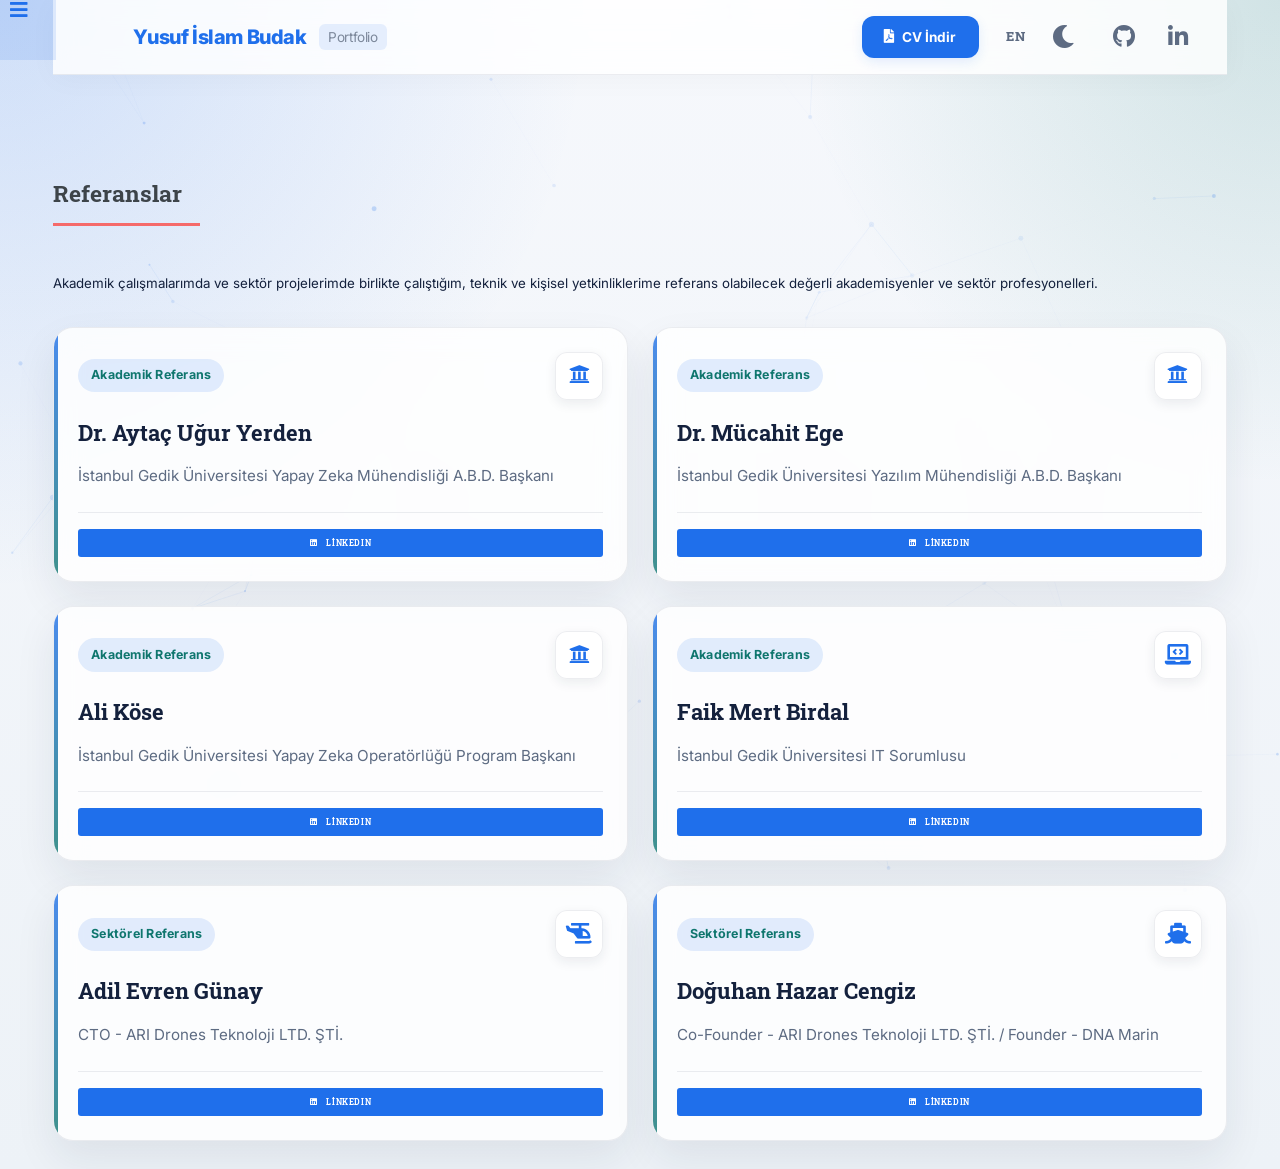
<file: referanslar.html>
<!DOCTYPE HTML>
<html>
	<head>
		<title data-tr="Referanslar | Yusuf İslam Budak" data-en="References | Yusuf Islam Budak">Referanslar | Yusuf İslam Budak</title>
		<meta charset="utf-8" />
		<meta name="viewport" content="width=device-width, initial-scale=1, user-scalable=no" />
		<link rel="stylesheet" href="assets/css/main.css" />
		<link rel="preconnect" href="https://fonts.googleapis.com">
		<link rel="preconnect" href="https://fonts.gstatic.com" crossorigin>
		<link href="https://fonts.googleapis.com/css2?family=Inter:wght@400;600;700&display=swap" rel="stylesheet">
		<link rel="stylesheet" href="assets/css/premium.css" />
		<link rel="icon" href="images/yib_logo.png" type="image/png" />
		<link rel="shortcut icon" href="images/yib_logo.png" type="image/png" />
		<style>
			/* Page Specific References Styles */

			.ref-tag {
				display: inline-flex;
				align-items: center;
				gap: 0.4rem;
				padding: 0.4rem 0.8rem;
				border-radius: 999px;
				background: var(--accent-soft);
				color: var(--accent-2);
				font-size: 0.78rem;
				font-weight: 700;
				letter-spacing: 0.02em;
			}

			.ref-grid {
				display: grid;
				grid-template-columns: repeat(2, minmax(0, 1fr));
				gap: 1.5rem;
				margin-top: 2rem;
			}

			.ref-card {
				background: var(--surface);
				backdrop-filter: blur(14px);
				border: 1px solid var(--border-color);
				border-radius: 1.25rem;
				box-shadow: 0 18px 40px var(--shadow-color);
				padding: 1.5rem;
				display: flex;
				flex-direction: column;
				gap: 1rem;
				transition: transform 0.3s cubic-bezier(0.4, 0, 0.2, 1), box-shadow 0.3s cubic-bezier(0.4, 0, 0.2, 1), background-color 0.4s ease, border-color 0.4s ease;
				position: relative;
				overflow: hidden;
			}

			.ref-card::before {
				content: '';
				position: absolute;
				top: 0;
				left: 0;
				width: 4px;
				height: 100%;
				background: linear-gradient(to bottom, var(--accent), var(--accent-2));
				opacity: 0.8;
			}

			.ref-card:hover {
				transform: translateY(-5px) scale(1.01);
				box-shadow: 0 24px 48px var(--shadow-color);
			}

			.ref-header {
				display: flex;
				align-items: center;
				justify-content: space-between;
				width: 100%;
			}

			.ref-icon {
				width: 48px;
				height: 48px;
				border-radius: 12px;
				background: var(--surface-strong);
				border: 1px solid var(--border-color);
				display: flex;
				align-items: center;
				justify-content: center;
				box-shadow: 0 4px 12px var(--shadow-color);
				transition: transform 0.3s ease, background-color 0.3s ease;
				flex-shrink: 0;
			}
			
			.ref-card:hover .ref-icon {
				transform: scale(1.08) rotate(5deg);
				background: var(--accent-soft);
			}

			.ref-icon i {
				font-size: 1.3rem;
				color: var(--accent);
			}

			.ref-name {
				font-size: 1.4rem;
				font-weight: 700;
				color: var(--text-strong);
				margin: 0;
			}

			.ref-title {
				font-size: 0.95rem;
				line-height: 1.5;
				color: var(--text-soft);
				margin-bottom: 0.5rem;
				flex-grow: 1;
			}

			.ref-card .actions {
				margin-top: auto;
				padding-top: 1rem;
				border-top: 1px solid var(--border-color);
			}

			.profile-card {
				background: var(--surface);
				backdrop-filter: blur(14px);
				border: 1px solid var(--border-color);
				border-radius: 1.25rem;
				box-shadow: 0 18px 40px var(--shadow-color);
				padding: 1.25rem;
			}
            
			.note-list {
				display: flex;
				flex-direction: column;
				gap: 0.75rem;
				margin: 0;
				padding: 0;
				list-style: none;
			}

			.note-list li {
				padding: 0.8rem 0.95rem;
				border-radius: 0.95rem;
				background: rgba(255, 255, 255, 0.7);
				color: var(--text-soft);
				border: 1px solid transparent;
			}

			[data-theme="dark"] .note-list li {
				background: rgba(255, 255, 255, 0.05);
				color: var(--text-strong);
				border-color: var(--border-color);
			}

			@media (max-width: 980px) {
				.ref-grid {
					grid-template-columns: repeat(2, minmax(0, 1fr));
					gap: 1.2rem;
				}
			}

			@media (max-width: 736px) {
				.ref-grid {
					grid-template-columns: 1fr;
					gap: 1.2rem;
				}
			}

			.reveal.active {
				opacity: 1;
				transform: translateY(0);
			}
		</style>
	</head>
	<body class="is-preload">

		<!-- Wrapper -->
			<div id="wrapper">

				<!-- Main -->
					<div id="main">
						<div class="inner">

							<!-- Header -->
								<header id="header">
									<a href="index.html" class="logo"><strong data-tr="Yusuf İslam Budak" data-en="Yusuf Islam Budak">Yusuf İslam Budak</strong> <span data-tr="Portfolio" data-en="Portfolio">Portfolio</span></a>
									<ul class="icons">
										<li><a href="Yusuf_İslam_Budak_CV.pdf" class="cv-button" target="_blank"><i class="fas fa-file-pdf"></i> <span data-tr="CV İndir" data-en="Download CV">CV İndir</span></a></li>
										<li><button id="lang-toggle" aria-label="Toggle language">TR</button></li>
										<li><button id="theme-toggle" class="icon solid fa-moon" aria-label="Toggle dark mode"></button></li>
										<li><a href="https://github.com/YusufIslamBudak" class="icon brands fa-github"><span class="label">GitHub</span></a></li>
										<li><a href="https://www.linkedin.com/in/yusuf-islam-budak/" class="icon brands fa-linkedin-in"><span class="label">LinkedIn</span></a></li>
									</ul>
								</header>

							<!-- Section -->
								<section id="references-section" class="reveal" style="margin-top: 3rem;">
									<header class="major">
										<h2 data-tr="Referanslar" data-en="References">Referanslar</h2>
									</header>
									<p data-tr="Akademik çalışmalarımda ve sektör projelerimde birlikte çalıştığım, teknik ve kişisel yetkinliklerime referans olabilecek değerli akademisyenler ve sektör profesyonelleri." data-en="Valuable academics and industry professionals with whom I worked in my academic studies and sector projects, who can reference my technical and personal competencies.">Akademik çalışmalarımda ve sektör projelerimde birlikte çalıştığım, teknik ve kişisel yetkinliklerime referans olabilecek değerli akademisyenler ve sektör profesyonelleri.</p>
									<div class="ref-grid" id="ref-grid">
                                        <!-- Javascript will populate this based on portfolio-data.js -->
                                    </div>
								</section>

						</div>
					</div>

				<!-- Sidebar -->
					<div id="sidebar">
						<div class="inner">

								<!-- Profile -->
									<section id="profile" class="profile-card reveal">
										<header class="major">
											<h2 data-tr="Kısa Profil" data-en="Short Profile">Kısa Profil</h2>
										</header>
										<ul class="note-list" id="summary-points"></ul>
									</section>

							<!-- Menu -->
								<nav id="menu">
									<header class="major">
										<h2 data-tr="Menü" data-en="Menu">Menu</h2>
									</header>
									<ul>
										<li><a href="index.html"><i class="fas fa-home"></i> <span data-tr="Ana Sayfa" data-en="Home">Ana Sayfa</span></a></li>
										<li><a href="projeler.html"><i class="fas fa-project-diagram"></i> <span data-tr="Projeler" data-en="Projects">Projeler</span></a></li>
										<li><a href="kariyer.html"><i class="fas fa-briefcase"></i> <span data-tr="Kariyer Geçmişi" data-en="Career">Kariyer Geçmişi</span></a></li>
										<li><a href="certificates.html"><i class="fas fa-certificate"></i> <span data-tr="Sertifikalar ve Belgeler" data-en="Certificates">Sertifikalar ve Belgeler</span></a></li>
										<li><a href="articles.html"><i class="fas fa-file-alt"></i> <span data-tr="Makaleler ve Yayınlar" data-en="Publications">Makaleler ve Yayınlar</span></a></li>
										<li><a href="teknofest.html"><i class="fas fa-rocket"></i> <span data-tr="TEKNOFEST" data-en="TEKNOFEST">TEKNOFEST</span></a></li>
										<li><a href="referanslar.html" class="active"><i class="fas fa-user-tie"></i> <span data-tr="Referanslar" data-en="References">Referanslar</span></a></li>
									</ul>
								</nav>

							<!-- Footer -->
								<footer id="footer">
									<p class="copyright" data-tr="&copy; 2026 Yusuf İslam Budak. Tüm hakları saklıdır." data-en="&copy; 2026 Yusuf Islam Budak. All rights reserved.">&copy; 2026 Yusuf İslam Budak. Public profile data from GitHub and LinkedIn. Theme adapted from <a href="https://html5up.net">HTML5 UP</a>.</p>
								</footer>

						</div>
					</div>

			</div>

		<!-- Scripts -->
			<script src="assets/js/jquery.min.js"></script>
			<script src="assets/js/browser.min.js"></script>
			<script src="assets/js/breakpoints.min.js"></script>
			<script src="assets/js/util.js"></script>
			<script src="assets/js/main.js"></script>
            <script src="portfolio-data.js"></script>
            <script>
                (function () {
                    const profile = window.portfolioProfile;
                    if (!profile) {
                        return;
                    }
                    
                    const summaryPoints = document.getElementById('summary-points');
                    if (summaryPoints && profile.summaryPoints) {
                        summaryPoints.innerHTML = profile.summaryPoints.map(p => `<li data-tr="${p.tr || p}" data-en="${p.en || p}">${p.tr || p}</li>`).join('');
                    }

                    const refGrid = document.getElementById('ref-grid');
                    if (refGrid && profile.references) {
                        refGrid.innerHTML = profile.references.map(function(ref, index) {
                            return `
                            <article class="ref-card reveal" style="transition-delay: ${(index % 4) * 0.1}s">
                                <div class="ref-header">
                                    <span class="ref-tag" data-tr="${ref.categoryTr}" data-en="${ref.categoryEn}">${ref.categoryTr}</span>
                                    <div class="ref-icon">
                                        <i class="${ref.icon}"></i>
                                    </div>
                                </div>
                                <h3 class="ref-name">${ref.name}</h3>
                                <div class="ref-title" data-tr="${ref.title}" data-en="${ref.titleEn}">${ref.title}</div>
                                <div class="actions">
                                    <a href="${ref.url}" class="button primary fit small" target="_blank" rel="noopener noreferrer">
                                        <i class="fab fa-linkedin" style="margin-right: 6px;"></i> LinkedIn
                                    </a>
                                </div>
                            </article>
                            `;
                        }).join('');
                    }

                    // Apply language translations
                    if (window.applyLanguage) window.applyLanguage();
                    if (window.updateLanguageDOM) window.updateLanguageDOM();

                })();
            </script>
            <script src="assets/js/global-lang.js"></script>
            <script>

                // Theme Toggle functionality
                const themeToggle = document.getElementById('theme-toggle');
                const currentTheme = localStorage.getItem('theme') ? localStorage.getItem('theme') : null;

                if (currentTheme) {
                    document.documentElement.setAttribute('data-theme', currentTheme);
                    if (currentTheme === 'dark' && themeToggle) {
                        themeToggle.classList.replace('fa-moon', 'fa-sun');
                    }
                } else if (window.matchMedia && window.matchMedia('(prefers-color-scheme: dark)').matches) {
                    document.documentElement.setAttribute('data-theme', 'dark');
                    if (themeToggle) themeToggle.classList.replace('fa-moon', 'fa-sun');
                }

                if (themeToggle) {
                    themeToggle.addEventListener('click', function (e) {
                        let theme = 'light';
                        if (document.documentElement.hasAttribute('data-theme')) {
                            document.documentElement.removeAttribute('data-theme');
                            themeToggle.classList.replace('fa-sun', 'fa-moon');
                        } else {
                            document.documentElement.setAttribute('data-theme', 'dark');
                            themeToggle.classList.replace('fa-moon', 'fa-sun');
                            theme = 'dark';
                        }
                        localStorage.setItem('theme', theme);
                    });
                }

                // Scroll Reveal Logic
                const observerOptions = {
                    root: null,
                    rootMargin: '0px',
                    threshold: 0.1
                };
                const observer = new IntersectionObserver((entries, obs) => {
                    entries.forEach(entry => {
                        if (entry.isIntersecting) {
                            entry.target.classList.add('active');
                            obs.unobserve(entry.target);
                        }
                    });
                }, observerOptions);

                document.addEventListener('DOMContentLoaded', () => {
                    const reveals = document.querySelectorAll('section, .ref-card, .profile-card');
                    reveals.forEach((el, index) => {
                        el.classList.add('reveal');
                        if (el.classList.contains('ref-card')) {
                            el.style.transitionDelay = `${(index % 4) * 0.1}s`;
                        }
                        observer.observe(el);
                    });
                });
            </script>
            <script src="assets/js/dynamic-bg.js"></script>

	</body>
</html>
</file>
<file: assets/css/premium.css>
:root {
    --accent: #1f6feb;
    --accent-2: #0f766e;
    --accent-soft: rgba(31, 111, 235, 0.12);
    --surface: rgba(255, 255, 255, 0.82);
    --surface-strong: rgba(255, 255, 255, 0.95);
    --text-strong: #14213d;
    --text-soft: #5d6b82;
    --bg-gradient: radial-gradient(circle at top left, rgba(31, 111, 235, 0.18), transparent 34%), radial-gradient(circle at top right, rgba(15, 118, 110, 0.16), transparent 28%), linear-gradient(180deg, #f6f8fc 0%, #edf2f7 100%);
    --border-color: rgba(20, 33, 61, 0.08);
    --shadow-color: rgba(20, 33, 61, 0.08);
}

[data-theme="dark"] {
    --accent: #58a6ff;
    --accent-2: #2dd4bf;
    --accent-soft: rgba(88, 166, 255, 0.2);
    --surface: rgba(30, 41, 59, 0.82);
    --surface-strong: rgba(15, 23, 42, 0.95);
    --text-strong: #f8fafc;
    --text-soft: #94a3b8;
    --bg-gradient: radial-gradient(circle at top left, rgba(88, 166, 255, 0.15), transparent 34%), radial-gradient(circle at top right, rgba(45, 212, 191, 0.12), transparent 28%), linear-gradient(180deg, #0f172a 0%, #1e293b 100%);
    --border-color: rgba(255, 255, 255, 0.1);
    --shadow-color: rgba(0, 0, 0, 0.5);
}

[data-theme="dark"] #sidebar,
[data-theme="dark"] #sidebar .inner {
    background: var(--surface-strong);
    background-color: #1e293b !important;
}

[data-theme="dark"] #sidebar nav ul li a,
[data-theme="dark"] #sidebar header h2,
[data-theme="dark"] #sidebar .contact li,
[data-theme="dark"] #sidebar .contact li a {
    color: var(--text-strong) !important;
}

body {
    font-family: 'Inter', sans-serif;
    background: var(--bg-gradient);
    color: var(--text-strong);
    transition: background 0.4s ease, color 0.4s ease;
}

#header .logo strong {
    color: var(--accent);
}

#sidebar,
#header {
    border-color: var(--border-color) !important;
}

#sidebar>.inner {
    border-right: none !important;
}

/* Premium Header Styles */
#header {
    height: 75px;
    display: flex;
    align-items: center;
    justify-content: space-between;
    padding: 0 2rem;
    background: var(--surface);
    backdrop-filter: blur(12px);
    -webkit-backdrop-filter: blur(12px);
    border-bottom: 1px solid var(--border-color) !important;
    position: sticky;
    top: 0;
    z-index: 1000;
    transition: all 0.4s ease;
    box-shadow: 0 4px 30px rgba(0, 0, 0, 0.03);
}

#header .logo {
    font-family: 'Inter', sans-serif !important;
    font-size: 1.25rem;
    letter-spacing: -0.02em;
    display: flex;
    align-items: center;
    gap: 0.5rem;
    border-bottom: none;
    text-decoration: none;
}

#header .logo strong {
    font-weight: 800;
    color: var(--accent);
}

#header .logo span {
    font-weight: 400;
    color: var(--text-soft);
    opacity: 0.8;
    background: var(--accent-soft);
    padding: 0.1rem 0.6rem;
    border-radius: 6px;
    font-size: 0.85rem;
    margin-left: 0.25rem;
}

#header .icons {
    display: flex;
    align-items: center;
    gap: 1.25rem;
    list-style: none;
    margin: 0;
    padding: 0;
}

#header .icons li {
    padding: 0;
    display: flex;
    align-items: center;
}

/* Modern CV Button */
.cv-button {
    background: var(--accent) !important;
    color: #ffffff !important;
    padding: 0.6rem 1.4rem !important;
    border-radius: 12px !important;
    font-size: 0.85rem !important;
    font-weight: 700 !important;
    display: inline-flex !important;
    align-items: center;
    gap: 0.5rem;
    transition: all 0.3s cubic-bezier(0.4, 0, 0.2, 1) !important;
    border: none !important;
    box-shadow: 0 4px 12px var(--accent-soft);
    text-transform: none;
    letter-spacing: 0;
}

.cv-button:hover {
    transform: translateY(-2px);
    box-shadow: 0 8px 20px var(--accent-soft);
    filter: brightness(1.1);
}

#header .icons a.icon,
#header .icons button.icon,
#header .icons button#lang-toggle {
    color: var(--text-soft) !important;
    font-size: 1.15rem;
    transition: all 0.2s ease;
    width: 34px;
    height: 34px;
    display: flex;
    align-items: center;
    justify-content: center;
    border-radius: 10px;
    border: none !important;
    background: transparent !important;
    cursor: pointer;
    outline: none !important;
    padding: 0 !important;
    box-shadow: none !important;
}

#header .icons a.icon:hover,
#header .icons button.icon:hover,
#header .icons button#lang-toggle:hover {
    color: var(--accent) !important;
    background: var(--accent-soft) !important;
}

#lang-toggle {
    font-size: 0.82rem !important;
    font-weight: 800 !important;
    letter-spacing: 0.05em;
}

#lang-toggle:hover {
    color: var(--accent) !important;
    background: var(--accent-soft) !important;
}

/* Fix for sidebar toggle spacing on smaller screens */
@media screen and (max-width: 1280px) {
    #header {
        padding-left: 5rem;
    }
}

@media screen and (max-width: 736px) {
    #header {
        height: 60px;
        padding: 0 0.75rem 0 3.5rem;
    }

    #header .logo {
        font-size: 1.05rem;
        white-space: nowrap;
        overflow: hidden;
        text-overflow: ellipsis;
        max-width: 180px;
        gap: 0.25rem;
    }

    #header .logo span {
        display: none;
    }

    .cv-button {
        padding: 0.4rem 0.65rem !important;
        font-size: 0.7rem !important;
        border-radius: 8px !important;
    }

    .cv-button span {
        display: none;
    }

    #header .icons {
        gap: 0.4rem;
    }

    /* Hide social icons on very small screens to prevent clutter, 
       as they are already available in the sidebar */
    @media screen and (max-width: 480px) {
        #header .icons li:nth-child(n+4) {
            display: none;
        }
    }
}

/* Sidebar Toggle Custom Styles */
.toggle {
    background-color: transparent !important;
    box-shadow: none !important;
    border: none !important;
    width: 3.5rem !important;
    height: 60px !important;
    transition: all 0.3s ease !important;
    display: flex !important;
    align-items: center !important;
    justify-content: center !important;
    line-height: 1 !important;
    text-indent: -9999px !important;
    overflow: hidden !important;
}

.toggle:before {
    content: '\f0c9' !important;
    font-family: 'Font Awesome 5 Free' !important;
    font-weight: 900 !important;
    font-size: 1.25rem !important;
    color: var(--accent) !important;
    text-indent: 0 !important;
    display: block !important;
}

.toggle:after {
    display: none !important;
}

.toggle:hover {
    background: var(--accent-soft) !important;
}

@media screen and (max-width: 736px) {
    .toggle {
        width: 3.5rem !important;
        height: 60px !important;
    }
}

/* Sidebar Menu Fancy Styles */
#menu ul {
    list-style: none !important;
    padding: 0;
    margin: 1.5rem 0;
}

#menu ul li {
    padding: 0;
    border-top: none !important;
    margin-bottom: 0.5rem;
}

#menu ul li a {
    display: flex !important;
    align-items: center;
    gap: 1rem;
    padding: 0.85rem 1.25rem !important;
    text-decoration: none !important;
    color: var(--text-soft) !important;
    font-weight: 500;
    border-radius: 12px;
    transition: all 0.3s cubic-bezier(0.4, 0, 0.2, 1) !important;
    border: 1px solid transparent !important;
    position: relative;
    overflow: hidden;
}

#menu ul li a i {
    font-size: 1.1rem;
    width: 20px;
    text-align: center;
    color: var(--accent);
    opacity: 0.7;
    transition: all 0.3s ease;
}

#menu ul li a:hover {
    background: var(--accent-soft) !important;
    color: var(--accent) !important;
    transform: translateX(5px);
}

#menu ul li a:hover i {
    opacity: 1;
    transform: scale(1.1);
}

#menu ul li a.active {
    background: var(--accent) !important;
    color: #ffffff !important;
    font-weight: 700;
    box-shadow: 0 4px 12px var(--accent-soft);
}

#menu ul li a.active i {
    color: #ffffff !important;
    opacity: 1;
}

#menu ul li a::after {
    content: '';
    position: absolute;
    left: 0;
    top: 50%;
    transform: translateY(-50%);
    width: 4px;
    height: 0;
    background: var(--accent);
    border-radius: 0 4px 4px 0;
    transition: height 0.3s ease;
}

#menu ul li a:hover::after {
    height: 60%;
}

#menu ul li a.active::after {
    display: none;
}

#sidebar .inner .major h2 {
    font-size: 0.9rem;
    text-transform: uppercase;
    letter-spacing: 0.15em;
    color: var(--text-soft);
    opacity: 0.6;
    margin-bottom: 1rem;
    border-bottom: none !important;
}

#sidebar .inner .major {
    border-bottom: 1px solid var(--border-color);
    margin-bottom: 2rem;
    padding-bottom: 0.5rem;
}

/* Mission Statement Styles */
.mission-statement {
    background: var(--surface);
    backdrop-filter: blur(14px);
    border: 1px solid var(--border-color);
    border-radius: 1.5rem;
    padding: 2.5rem;
    margin-bottom: 3rem;
    box-shadow: 0 12px 30px var(--shadow-color);
}

.mission-statement h3 {
    color: var(--accent);
    font-size: 1.4rem;
    margin-top: 2.2rem;
    margin-bottom: 1rem;
    font-weight: 700;
}

.mission-statement h3:first-child {
    margin-top: 0;
}

.mission-statement p {
    color: var(--text-soft);
    line-height: 1.85;
    margin-bottom: 1.5rem;
    font-size: 1.05rem;
}

.mission-statement .highlight-text {
    color: var(--accent);
    font-weight: 700;
}

@media screen and (max-width: 736px) {
    .mission-statement {
        padding: 1.5rem;
    }
    .mission-statement h3 {
        font-size: 1.25rem;
    }
}

/* ============================================
   EXPANDABLE ACCORDION & GALLERY SYSTEM
   ============================================ */

/* Expandable Card Toggle Button */
.expand-toggle {
    display: flex;
    align-items: center;
    gap: 0.5rem;
    margin-top: 0.75rem;
    padding: 0.5rem 1rem;
    background: var(--accent-soft);
    color: var(--accent);
    border: 1px solid transparent;
    border-radius: 0.75rem;
    font-size: 0.82rem;
    font-weight: 700;
    cursor: pointer;
    transition: all 0.3s ease;
    font-family: 'Inter', sans-serif;
}

.expand-toggle:hover {
    background: var(--accent);
    color: #fff;
    transform: translateY(-1px);
    box-shadow: 0 4px 12px var(--accent-soft);
}

.expand-toggle i {
    transition: transform 0.4s cubic-bezier(0.4, 0, 0.2, 1);
    font-size: 0.75rem;
}

.expand-toggle.active i {
    transform: rotate(180deg);
}

/* Corner View Toggle */
.expand-trigger {
    position: absolute;
    top: 1.25rem;
    right: 1.25rem;
    width: 32px;
    height: 32px;
    border-radius: 50%;
    background: var(--accent-soft);
    border: 1px solid var(--border-color);
    display: flex;
    align-items: center;
    justify-content: center;
    color: var(--accent);
    cursor: pointer;
    transition: all 0.3s cubic-bezier(0.4, 0, 0.2, 1);
    z-index: 5;
    padding: 0;
}

.expand-trigger:hover {
    background: var(--accent);
    color: #fff;
    transform: scale(1.1);
    box-shadow: 0 4px 12px var(--accent-soft);
}

.expand-trigger i {
    transition: transform 0.4s ease;
    font-size: 0.85rem;
}

.expand-trigger.active i {
    transform: rotate(180deg);
}

/* Expandable Content Area */
.expandable-content {
    max-height: 0;
    overflow: hidden;
    opacity: 0;
    transition: max-height 0.6s cubic-bezier(0.4, 0, 0.2, 1),
                opacity 0.4s ease 0.1s,
                padding 0.4s ease;
    padding: 0;
}

.expandable-content.open {
    max-height: 1200px;
    opacity: 1;
    padding-top: 1.25rem;
}

/* Photo Gallery Grid */
.photo-gallery {
    display: grid;
    grid-template-columns: repeat(auto-fill, minmax(180px, 1fr));
    gap: 0.85rem;
    margin-top: 0.75rem;
}

.photo-gallery .gallery-item {
    position: relative;
    border-radius: 1rem;
    overflow: hidden;
    cursor: pointer;
    aspect-ratio: 4/3;
    border: 2px solid transparent;
    transition: all 0.35s cubic-bezier(0.4, 0, 0.2, 1);
    box-shadow: 0 6px 18px var(--shadow-color);
}

.photo-gallery .gallery-item:hover {
    transform: translateY(-4px) scale(1.03);
    border-color: var(--accent);
    box-shadow: 0 12px 28px var(--shadow-color);
}

.photo-gallery .gallery-item img {
    width: 100%;
    height: 100%;
    object-fit: cover;
    transition: transform 0.5s ease;
}

.photo-gallery .gallery-item:hover img {
    transform: scale(1.08);
}

.photo-gallery .gallery-caption {
    position: absolute;
    bottom: 0;
    left: 0;
    right: 0;
    padding: 2.5rem 0.85rem 0.75rem;
    background: linear-gradient(to top, rgba(0,0,0,0.8) 0%, rgba(0,0,0,0) 100%);
    color: #fff;
    font-size: 0.72rem;
    font-weight: 600;
    line-height: 1.35;
    opacity: 0;
    transform: translateY(6px);
    transition: all 0.3s ease;
}

.photo-gallery .gallery-item:hover .gallery-caption {
    opacity: 1;
    transform: translateY(0);
}

/* Gallery Section Heading */
.gallery-heading {
    display: flex;
    align-items: center;
    gap: 0.6rem;
    font-size: 0.9rem;
    font-weight: 700;
    color: var(--accent);
    margin-bottom: 0.5rem;
}

.gallery-heading i {
    font-size: 0.85rem;
    opacity: 0.8;
}

/* Lightbox Overlay */
.lightbox-overlay {
    position: fixed;
    top: 0;
    left: 0;
    width: 100%;
    height: 100%;
    background: rgba(0, 0, 0, 0.92);
    backdrop-filter: blur(20px);
    -webkit-backdrop-filter: blur(20px);
    z-index: 99999;
    display: none;
    align-items: center;
    justify-content: center;
    flex-direction: column;
    animation: lightboxFadeIn 0.3s ease;
    cursor: zoom-out;
}

.lightbox-overlay.active {
    display: flex;
}

@keyframes lightboxFadeIn {
    from { opacity: 0; }
    to { opacity: 1; }
}

.lightbox-overlay img {
    max-width: 90vw;
    max-height: 80vh;
    border-radius: 1rem;
    box-shadow: 0 24px 64px rgba(0, 0, 0, 0.5);
    object-fit: contain;
    animation: lightboxZoomIn 0.35s cubic-bezier(0.4, 0, 0.2, 1);
}

@keyframes lightboxZoomIn {
    from { transform: scale(0.85); opacity: 0; }
    to { transform: scale(1); opacity: 1; }
}

.lightbox-caption {
    color: rgba(255, 255, 255, 0.85);
    font-size: 0.95rem;
    font-weight: 500;
    margin-top: 1.25rem;
    max-width: 600px;
    text-align: center;
    line-height: 1.55;
    padding: 0 1rem;
}

.lightbox-close {
    position: absolute;
    top: 1.5rem;
    right: 2rem;
    background: rgba(255, 255, 255, 0.12);
    border: 1px solid rgba(255, 255, 255, 0.2);
    color: #fff;
    font-size: 1.5rem;
    width: 48px;
    height: 48px;
    border-radius: 50%;
    display: flex;
    align-items: center;
    justify-content: center;
    cursor: pointer;
    transition: all 0.25s ease;
}

.lightbox-close:hover {
    background: rgba(255, 255, 255, 0.25);
    transform: rotate(90deg) scale(1.1);
}

.lightbox-nav {
    position: absolute;
    top: 50%;
    transform: translateY(-50%);
    background: rgba(255, 255, 255, 0.1);
    border: 1px solid rgba(255, 255, 255, 0.15);
    color: #fff;
    font-size: 1.5rem;
    width: 52px;
    height: 52px;
    border-radius: 50%;
    display: flex;
    align-items: center;
    justify-content: center;
    cursor: pointer;
    transition: all 0.25s ease;
}

.lightbox-nav:hover {
    background: rgba(255, 255, 255, 0.25);
}

.lightbox-nav.prev { left: 2rem; }
.lightbox-nav.next { right: 2rem; }

/* Responsive Gallery */
@media (max-width: 736px) {
    .photo-gallery {
        grid-template-columns: repeat(2, 1fr);
        gap: 0.6rem;
    }
    .photo-gallery .gallery-caption {
        opacity: 1;
        transform: translateY(0);
        font-size: 0.65rem;
        padding: 1.5rem 0.5rem 0.5rem;
    }
    .lightbox-nav { display: none; }
    .lightbox-close {
        top: 1rem;
        right: 1rem;
        width: 40px;
        height: 40px;
        font-size: 1.2rem;
    }
}

/* Modern Table Styles (used in teknofest) */
.modern-table-wrapper {
    overflow-x: auto;
    border-radius: 1rem;
    margin-bottom: 2rem;
    border: 1px solid var(--border-color);
    box-shadow: 0 8px 24px var(--shadow-color);
}

.modern-table {
    width: 100%;
    border-collapse: collapse;
    background: var(--surface);
}

.modern-table thead {
    background: var(--accent-soft);
}

.modern-table th {
    padding: 1rem 1.25rem;
    font-size: 0.82rem;
    font-weight: 700;
    text-transform: uppercase;
    letter-spacing: 0.05em;
    color: var(--accent);
    text-align: left;
    border-bottom: 2px solid var(--border-color);
}

.modern-table td {
    padding: 1rem 1.25rem;
    font-size: 0.92rem;
    color: var(--text-soft);
    border-bottom: 1px solid var(--border-color);
    vertical-align: top;
}

.modern-table tbody tr:hover {
    background: var(--accent-soft);
}

.role-badge {
    display: inline-block;
    padding: 0.3rem 0.75rem;
    border-radius: 999px;
    background: rgba(15, 118, 110, 0.1);
    color: var(--accent-2);
    font-size: 0.78rem;
    font-weight: 700;
}

[data-theme="dark"] .role-badge {
    background: rgba(45, 212, 191, 0.15);
}
</file>
<file: assets/css/main.css>
@import url(fontawesome-all.min.css);
@import url("https://fonts.googleapis.com/css?family=Open+Sans:400,600,400italic,600italic|Roboto+Slab:400,700");
/*
	Editorial by HTML5 UP
	html5up.net | @ajlkn
	Free for personal and commercial use under the CCA 3.0 license (html5up.net/license)
*/
html, body, div, span, applet, object,
iframe, h1, h2, h3, h4, h5, h6, p, blockquote,
pre, a, abbr, acronym, address, big, cite,
code, del, dfn, em, img, ins, kbd, q, s, samp,
small, strike, strong, sub, sup, tt, var, b,
u, i, center, dl, dt, dd, ol, ul, li, fieldset,
form, label, legend, table, caption, tbody,
tfoot, thead, tr, th, td, article, aside,
canvas, details, embed, figure, figcaption,
footer, header, hgroup, menu, nav, output, ruby,
section, summary, time, mark, audio, video {
  margin: 0;
  padding: 0;
  border: 0;
  font-size: 100%;
  font: inherit;
  vertical-align: baseline; }

article, aside, details, figcaption, figure,
footer, header, hgroup, menu, nav, section {
  display: block; }

body {
  line-height: 1; }

ol, ul {
  list-style: none; }

blockquote, q {
  quotes: none; }
  blockquote:before, blockquote:after, q:before, q:after {
    content: '';
    content: none; }

table {
  border-collapse: collapse;
  border-spacing: 0; }

body {
  -webkit-text-size-adjust: none; }

mark {
  background-color: transparent;
  color: inherit; }

input::-moz-focus-inner {
  border: 0;
  padding: 0; }

input, select, textarea {
  -moz-appearance: none;
  -webkit-appearance: none;
  -ms-appearance: none;
  appearance: none; }

/* Basic */
@-ms-viewport {
  width: device-width; }

body {
  -ms-overflow-style: scrollbar; }

@media screen and (max-width: 480px) {
  html, body {
    min-width: 320px; } }

html {
  box-sizing: border-box; }

*, *:before, *:after {
  box-sizing: inherit; }

body {
  background: #ffffff; }
  body.is-preload *, body.is-preload *:before, body.is-preload *:after, body.is-resizing *, body.is-resizing *:before, body.is-resizing *:after {
    -moz-animation: none !important;
    -webkit-animation: none !important;
    -ms-animation: none !important;
    animation: none !important;
    -moz-transition: none !important;
    -webkit-transition: none !important;
    -ms-transition: none !important;
    transition: none !important; }

/* Type */
:root {
	--accent: #2563eb;
	--accent-hover: #1d4ed8;
	--accent-soft: rgba(37, 99, 235, 0.1);
	--surface: #ffffff;
	--surface-alt: #f8fafc;
	--text-strong: #0f172a;
	--text-soft: #475569;
	--border-color: #e2e8f0;
	--shadow-sm: 0 1px 2px 0 rgb(0 0 0 / 0.05);
	--shadow-md: 0 4px 6px -1px rgb(0 0 0 / 0.1);
	--shadow-lg: 0 10px 15px -3px rgb(0 0 0 / 0.1);
}

[data-theme="dark"] {
	--accent: #3b82f6;
	--accent-hover: #60a5fa;
	--accent-soft: rgba(59, 130, 246, 0.2);
	--surface: #0f172a;
	--surface-alt: #1e293b;
	--text-strong: #f8fafc;
	--text-soft: #94a3b8;
	--border-color: #334155;
}

body, input, select, textarea {
  color: var(--text-soft);
  font-family: "Open Sans", sans-serif;
  font-size: 13pt;
  font-weight: 400;
  line-height: 1.65; }
  @media screen and (max-width: 1680px) {
    body, input, select, textarea {
      font-size: 11pt; } }
  @media screen and (max-width: 1280px) {
    body, input, select, textarea {
      font-size: 10pt; } }
  @media screen and (max-width: 360px) {
    body, input, select, textarea {
      font-size: 9pt; } }

a {
  -moz-transition: color 0.2s ease-in-out, border-bottom-color 0.2s ease-in-out;
  -webkit-transition: color 0.2s ease-in-out, border-bottom-color 0.2s ease-in-out;
  -ms-transition: color 0.2s ease-in-out, border-bottom-color 0.2s ease-in-out;
  transition: color 0.2s ease-in-out, border-bottom-color 0.2s ease-in-out;
  border-bottom: dotted 1px;
  color: var(--accent);
  text-decoration: none; }
  a:hover {
    border-bottom-color: var(--accent);
    color: var(--accent) !important; }
    a:hover strong {
      color: inherit; }

strong, b {
  color: var(--text-strong);
  font-weight: 600; }

em, i {
  font-style: italic; }

p {
  margin: 0 0 2em 0; }

h1, h2, h3, h4, h5, h6 {
  color: #3d4449;
  font-family: "Roboto Slab", serif;
  font-weight: 700;
  line-height: 1.5;
  margin: 0 0 1em 0; }
  h1 a, h2 a, h3 a, h4 a, h5 a, h6 a {
    color: inherit;
    text-decoration: none;
    border-bottom: 0; }

h1 {
  font-size: 4em;
  margin: 0 0 0.5em 0;
  line-height: 1.3; }

h2 {
  font-size: 1.75em; }

h3 {
  font-size: 1.25em; }

h4 {
  font-size: 1.1em; }

h5 {
  font-size: 0.9em; }

h6 {
  font-size: 0.7em; }

@media screen and (max-width: 1680px) {
  h1 {
    font-size: 3.5em; } }

@media screen and (max-width: 980px) {
  h1 {
    font-size: 3.25em; } }

@media screen and (max-width: 736px) {
  h1 {
    font-size: 2em;
    line-height: 1.4; }
  h2 {
    font-size: 1.5em; } }

sub {
  font-size: 0.8em;
  position: relative;
  top: 0.5em; }

sup {
  font-size: 0.8em;
  position: relative;
  top: -0.5em; }

blockquote {
  border-left: solid 3px rgba(210, 215, 217, 0.75);
  font-style: italic;
  margin: 0 0 2em 0;
  padding: 0.5em 0 0.5em 2em; }

code {
  background: rgba(230, 235, 237, 0.25);
  border-radius: 0.375em;
  border: solid 1px rgba(210, 215, 217, 0.75);
  font-family: "Courier New", monospace;
  font-size: 0.9em;
  margin: 0 0.25em;
  padding: 0.25em 0.65em; }

pre {
  -webkit-overflow-scrolling: touch;
  font-family: "Courier New", monospace;
  font-size: 0.9em;
  margin: 0 0 2em 0; }
  pre code {
    display: block;
    line-height: 1.75;
    padding: 1em 1.5em;
    overflow-x: auto; }

hr {
  border: 0;
  border-bottom: solid 1px rgba(210, 215, 217, 0.75);
  margin: 2em 0; }
  hr.major {
    margin: 3em 0; }

.align-left {
  text-align: left; }

.align-center {
  text-align: center; }

.align-right {
  text-align: right; }

/* Row */
.row {
  display: flex;
  flex-wrap: wrap;
  box-sizing: border-box;
  align-items: stretch; }
  .row > * {
    box-sizing: border-box; }
  .row.gtr-uniform > * > :last-child {
    margin-bottom: 0; }
  .row.aln-left {
    justify-content: flex-start; }
  .row.aln-center {
    justify-content: center; }
  .row.aln-right {
    justify-content: flex-end; }
  .row.aln-top {
    align-items: flex-start; }
  .row.aln-middle {
    align-items: center; }
  .row.aln-bottom {
    align-items: flex-end; }
  .row > .imp {
    order: -1; }
  .row > .col-1 {
    width: 8.33333%; }
  .row > .off-1 {
    margin-left: 8.33333%; }
  .row > .col-2 {
    width: 16.66667%; }
  .row > .off-2 {
    margin-left: 16.66667%; }
  .row > .col-3 {
    width: 25%; }
  .row > .off-3 {
    margin-left: 25%; }
  .row > .col-4 {
    width: 33.33333%; }
  .row > .off-4 {
    margin-left: 33.33333%; }
  .row > .col-5 {
    width: 41.66667%; }
  .row > .off-5 {
    margin-left: 41.66667%; }
  .row > .col-6 {
    width: 50%; }
  .row > .off-6 {
    margin-left: 50%; }
  .row > .col-7 {
    width: 58.33333%; }
  .row > .off-7 {
    margin-left: 58.33333%; }
  .row > .col-8 {
    width: 66.66667%; }
  .row > .off-8 {
    margin-left: 66.66667%; }
  .row > .col-9 {
    width: 75%; }
  .row > .off-9 {
    margin-left: 75%; }
  .row > .col-10 {
    width: 83.33333%; }
  .row > .off-10 {
    margin-left: 83.33333%; }
  .row > .col-11 {
    width: 91.66667%; }
  .row > .off-11 {
    margin-left: 91.66667%; }
  .row > .col-12 {
    width: 100%; }
  .row > .off-12 {
    margin-left: 100%; }
  .row.gtr-0 {
    margin-top: 0;
    margin-left: 0em; }
    .row.gtr-0 > * {
      padding: 0 0 0 0em; }
    .row.gtr-0.gtr-uniform {
      margin-top: 0em; }
      .row.gtr-0.gtr-uniform > * {
        padding-top: 0em; }
  .row.gtr-25 {
    margin-top: 0;
    margin-left: -0.375em; }
    .row.gtr-25 > * {
      padding: 0 0 0 0.375em; }
    .row.gtr-25.gtr-uniform {
      margin-top: -0.375em; }
      .row.gtr-25.gtr-uniform > * {
        padding-top: 0.375em; }
  .row.gtr-50 {
    margin-top: 0;
    margin-left: -0.75em; }
    .row.gtr-50 > * {
      padding: 0 0 0 0.75em; }
    .row.gtr-50.gtr-uniform {
      margin-top: -0.75em; }
      .row.gtr-50.gtr-uniform > * {
        padding-top: 0.75em; }
  .row {
    margin-top: 0;
    margin-left: -1.5em; }
    .row > * {
      padding: 0 0 0 1.5em; }
    .row.gtr-uniform {
      margin-top: -1.5em; }
      .row.gtr-uniform > * {
        padding-top: 1.5em; }
  .row.gtr-150 {
    margin-top: 0;
    margin-left: -2.25em; }
    .row.gtr-150 > * {
      padding: 0 0 0 2.25em; }
    .row.gtr-150.gtr-uniform {
      margin-top: -2.25em; }
      .row.gtr-150.gtr-uniform > * {
        padding-top: 2.25em; }
  .row.gtr-200 {
    margin-top: 0;
    margin-left: -3em; }
    .row.gtr-200 > * {
      padding: 0 0 0 3em; }
    .row.gtr-200.gtr-uniform {
      margin-top: -3em; }
      .row.gtr-200.gtr-uniform > * {
        padding-top: 3em; }
  @media screen and (max-width: 1680px) {
    .row {
      display: flex;
      flex-wrap: wrap;
      box-sizing: border-box;
      align-items: stretch; }
      .row > * {
        box-sizing: border-box; }
      .row.gtr-uniform > * > :last-child {
        margin-bottom: 0; }
      .row.aln-left {
        justify-content: flex-start; }
      .row.aln-center {
        justify-content: center; }
      .row.aln-right {
        justify-content: flex-end; }
      .row.aln-top {
        align-items: flex-start; }
      .row.aln-middle {
        align-items: center; }
      .row.aln-bottom {
        align-items: flex-end; }
      .row > .imp-xlarge {
        order: -1; }
      .row > .col-1-xlarge {
        width: 8.33333%; }
      .row > .off-1-xlarge {
        margin-left: 8.33333%; }
      .row > .col-2-xlarge {
        width: 16.66667%; }
      .row > .off-2-xlarge {
        margin-left: 16.66667%; }
      .row > .col-3-xlarge {
        width: 25%; }
      .row > .off-3-xlarge {
        margin-left: 25%; }
      .row > .col-4-xlarge {
        width: 33.33333%; }
      .row > .off-4-xlarge {
        margin-left: 33.33333%; }
      .row > .col-5-xlarge {
        width: 41.66667%; }
      .row > .off-5-xlarge {
        margin-left: 41.66667%; }
      .row > .col-6-xlarge {
        width: 50%; }
      .row > .off-6-xlarge {
        margin-left: 50%; }
      .row > .col-7-xlarge {
        width: 58.33333%; }
      .row > .off-7-xlarge {
        margin-left: 58.33333%; }
      .row > .col-8-xlarge {
        width: 66.66667%; }
      .row > .off-8-xlarge {
        margin-left: 66.66667%; }
      .row > .col-9-xlarge {
        width: 75%; }
      .row > .off-9-xlarge {
        margin-left: 75%; }
      .row > .col-10-xlarge {
        width: 83.33333%; }
      .row > .off-10-xlarge {
        margin-left: 83.33333%; }
      .row > .col-11-xlarge {
        width: 91.66667%; }
      .row > .off-11-xlarge {
        margin-left: 91.66667%; }
      .row > .col-12-xlarge {
        width: 100%; }
      .row > .off-12-xlarge {
        margin-left: 100%; }
      .row.gtr-0 {
        margin-top: 0;
        margin-left: 0em; }
        .row.gtr-0 > * {
          padding: 0 0 0 0em; }
        .row.gtr-0.gtr-uniform {
          margin-top: 0em; }
          .row.gtr-0.gtr-uniform > * {
            padding-top: 0em; }
      .row.gtr-25 {
        margin-top: 0;
        margin-left: -0.375em; }
        .row.gtr-25 > * {
          padding: 0 0 0 0.375em; }
        .row.gtr-25.gtr-uniform {
          margin-top: -0.375em; }
          .row.gtr-25.gtr-uniform > * {
            padding-top: 0.375em; }
      .row.gtr-50 {
        margin-top: 0;
        margin-left: -0.75em; }
        .row.gtr-50 > * {
          padding: 0 0 0 0.75em; }
        .row.gtr-50.gtr-uniform {
          margin-top: -0.75em; }
          .row.gtr-50.gtr-uniform > * {
            padding-top: 0.75em; }
      .row {
        margin-top: 0;
        margin-left: -1.5em; }
        .row > * {
          padding: 0 0 0 1.5em; }
        .row.gtr-uniform {
          margin-top: -1.5em; }
          .row.gtr-uniform > * {
            padding-top: 1.5em; }
      .row.gtr-150 {
        margin-top: 0;
        margin-left: -2.25em; }
        .row.gtr-150 > * {
          padding: 0 0 0 2.25em; }
        .row.gtr-150.gtr-uniform {
          margin-top: -2.25em; }
          .row.gtr-150.gtr-uniform > * {
            padding-top: 2.25em; }
      .row.gtr-200 {
        margin-top: 0;
        margin-left: -3em; }
        .row.gtr-200 > * {
          padding: 0 0 0 3em; }
        .row.gtr-200.gtr-uniform {
          margin-top: -3em; }
          .row.gtr-200.gtr-uniform > * {
            padding-top: 3em; } }
  @media screen and (max-width: 1280px) {
    .row {
      display: flex;
      flex-wrap: wrap;
      box-sizing: border-box;
      align-items: stretch; }
      .row > * {
        box-sizing: border-box; }
      .row.gtr-uniform > * > :last-child {
        margin-bottom: 0; }
      .row.aln-left {
        justify-content: flex-start; }
      .row.aln-center {
        justify-content: center; }
      .row.aln-right {
        justify-content: flex-end; }
      .row.aln-top {
        align-items: flex-start; }
      .row.aln-middle {
        align-items: center; }
      .row.aln-bottom {
        align-items: flex-end; }
      .row > .imp-large {
        order: -1; }
      .row > .col-1-large {
        width: 8.33333%; }
      .row > .off-1-large {
        margin-left: 8.33333%; }
      .row > .col-2-large {
        width: 16.66667%; }
      .row > .off-2-large {
        margin-left: 16.66667%; }
      .row > .col-3-large {
        width: 25%; }
      .row > .off-3-large {
        margin-left: 25%; }
      .row > .col-4-large {
        width: 33.33333%; }
      .row > .off-4-large {
        margin-left: 33.33333%; }
      .row > .col-5-large {
        width: 41.66667%; }
      .row > .off-5-large {
        margin-left: 41.66667%; }
      .row > .col-6-large {
        width: 50%; }
      .row > .off-6-large {
        margin-left: 50%; }
      .row > .col-7-large {
        width: 58.33333%; }
      .row > .off-7-large {
        margin-left: 58.33333%; }
      .row > .col-8-large {
        width: 66.66667%; }
      .row > .off-8-large {
        margin-left: 66.66667%; }
      .row > .col-9-large {
        width: 75%; }
      .row > .off-9-large {
        margin-left: 75%; }
      .row > .col-10-large {
        width: 83.33333%; }
      .row > .off-10-large {
        margin-left: 83.33333%; }
      .row > .col-11-large {
        width: 91.66667%; }
      .row > .off-11-large {
        margin-left: 91.66667%; }
      .row > .col-12-large {
        width: 100%; }
      .row > .off-12-large {
        margin-left: 100%; }
      .row.gtr-0 {
        margin-top: 0;
        margin-left: 0em; }
        .row.gtr-0 > * {
          padding: 0 0 0 0em; }
        .row.gtr-0.gtr-uniform {
          margin-top: 0em; }
          .row.gtr-0.gtr-uniform > * {
            padding-top: 0em; }
      .row.gtr-25 {
        margin-top: 0;
        margin-left: -0.375em; }
        .row.gtr-25 > * {
          padding: 0 0 0 0.375em; }
        .row.gtr-25.gtr-uniform {
          margin-top: -0.375em; }
          .row.gtr-25.gtr-uniform > * {
            padding-top: 0.375em; }
      .row.gtr-50 {
        margin-top: 0;
        margin-left: -0.75em; }
        .row.gtr-50 > * {
          padding: 0 0 0 0.75em; }
        .row.gtr-50.gtr-uniform {
          margin-top: -0.75em; }
          .row.gtr-50.gtr-uniform > * {
            padding-top: 0.75em; }
      .row {
        margin-top: 0;
        margin-left: -1.5em; }
        .row > * {
          padding: 0 0 0 1.5em; }
        .row.gtr-uniform {
          margin-top: -1.5em; }
          .row.gtr-uniform > * {
            padding-top: 1.5em; }
      .row.gtr-150 {
        margin-top: 0;
        margin-left: -2.25em; }
        .row.gtr-150 > * {
          padding: 0 0 0 2.25em; }
        .row.gtr-150.gtr-uniform {
          margin-top: -2.25em; }
          .row.gtr-150.gtr-uniform > * {
            padding-top: 2.25em; }
      .row.gtr-200 {
        margin-top: 0;
        margin-left: -3em; }
        .row.gtr-200 > * {
          padding: 0 0 0 3em; }
        .row.gtr-200.gtr-uniform {
          margin-top: -3em; }
          .row.gtr-200.gtr-uniform > * {
            padding-top: 3em; } }
  @media screen and (max-width: 980px) {
    .row {
      display: flex;
      flex-wrap: wrap;
      box-sizing: border-box;
      align-items: stretch; }
      .row > * {
        box-sizing: border-box; }
      .row.gtr-uniform > * > :last-child {
        margin-bottom: 0; }
      .row.aln-left {
        justify-content: flex-start; }
      .row.aln-center {
        justify-content: center; }
      .row.aln-right {
        justify-content: flex-end; }
      .row.aln-top {
        align-items: flex-start; }
      .row.aln-middle {
        align-items: center; }
      .row.aln-bottom {
        align-items: flex-end; }
      .row > .imp-medium {
        order: -1; }
      .row > .col-1-medium {
        width: 8.33333%; }
      .row > .off-1-medium {
        margin-left: 8.33333%; }
      .row > .col-2-medium {
        width: 16.66667%; }
      .row > .off-2-medium {
        margin-left: 16.66667%; }
      .row > .col-3-medium {
        width: 25%; }
      .row > .off-3-medium {
        margin-left: 25%; }
      .row > .col-4-medium {
        width: 33.33333%; }
      .row > .off-4-medium {
        margin-left: 33.33333%; }
      .row > .col-5-medium {
        width: 41.66667%; }
      .row > .off-5-medium {
        margin-left: 41.66667%; }
      .row > .col-6-medium {
        width: 50%; }
      .row > .off-6-medium {
        margin-left: 50%; }
      .row > .col-7-medium {
        width: 58.33333%; }
      .row > .off-7-medium {
        margin-left: 58.33333%; }
      .row > .col-8-medium {
        width: 66.66667%; }
      .row > .off-8-medium {
        margin-left: 66.66667%; }
      .row > .col-9-medium {
        width: 75%; }
      .row > .off-9-medium {
        margin-left: 75%; }
      .row > .col-10-medium {
        width: 83.33333%; }
      .row > .off-10-medium {
        margin-left: 83.33333%; }
      .row > .col-11-medium {
        width: 91.66667%; }
      .row > .off-11-medium {
        margin-left: 91.66667%; }
      .row > .col-12-medium {
        width: 100%; }
      .row > .off-12-medium {
        margin-left: 100%; }
      .row.gtr-0 {
        margin-top: 0;
        margin-left: 0em; }
        .row.gtr-0 > * {
          padding: 0 0 0 0em; }
        .row.gtr-0.gtr-uniform {
          margin-top: 0em; }
          .row.gtr-0.gtr-uniform > * {
            padding-top: 0em; }
      .row.gtr-25 {
        margin-top: 0;
        margin-left: -0.375em; }
        .row.gtr-25 > * {
          padding: 0 0 0 0.375em; }
        .row.gtr-25.gtr-uniform {
          margin-top: -0.375em; }
          .row.gtr-25.gtr-uniform > * {
            padding-top: 0.375em; }
      .row.gtr-50 {
        margin-top: 0;
        margin-left: -0.75em; }
        .row.gtr-50 > * {
          padding: 0 0 0 0.75em; }
        .row.gtr-50.gtr-uniform {
          margin-top: -0.75em; }
          .row.gtr-50.gtr-uniform > * {
            padding-top: 0.75em; }
      .row {
        margin-top: 0;
        margin-left: -1.5em; }
        .row > * {
          padding: 0 0 0 1.5em; }
        .row.gtr-uniform {
          margin-top: -1.5em; }
          .row.gtr-uniform > * {
            padding-top: 1.5em; }
      .row.gtr-150 {
        margin-top: 0;
        margin-left: -2.25em; }
        .row.gtr-150 > * {
          padding: 0 0 0 2.25em; }
        .row.gtr-150.gtr-uniform {
          margin-top: -2.25em; }
          .row.gtr-150.gtr-uniform > * {
            padding-top: 2.25em; }
      .row.gtr-200 {
        margin-top: 0;
        margin-left: -3em; }
        .row.gtr-200 > * {
          padding: 0 0 0 3em; }
        .row.gtr-200.gtr-uniform {
          margin-top: -3em; }
          .row.gtr-200.gtr-uniform > * {
            padding-top: 3em; } }
  @media screen and (max-width: 736px) {
    .row {
      display: flex;
      flex-wrap: wrap;
      box-sizing: border-box;
      align-items: stretch; }
      .row > * {
        box-sizing: border-box; }
      .row.gtr-uniform > * > :last-child {
        margin-bottom: 0; }
      .row.aln-left {
        justify-content: flex-start; }
      .row.aln-center {
        justify-content: center; }
      .row.aln-right {
        justify-content: flex-end; }
      .row.aln-top {
        align-items: flex-start; }
      .row.aln-middle {
        align-items: center; }
      .row.aln-bottom {
        align-items: flex-end; }
      .row > .imp-small {
        order: -1; }
      .row > .col-1-small {
        width: 8.33333%; }
      .row > .off-1-small {
        margin-left: 8.33333%; }
      .row > .col-2-small {
        width: 16.66667%; }
      .row > .off-2-small {
        margin-left: 16.66667%; }
      .row > .col-3-small {
        width: 25%; }
      .row > .off-3-small {
        margin-left: 25%; }
      .row > .col-4-small {
        width: 33.33333%; }
      .row > .off-4-small {
        margin-left: 33.33333%; }
      .row > .col-5-small {
        width: 41.66667%; }
      .row > .off-5-small {
        margin-left: 41.66667%; }
      .row > .col-6-small {
        width: 50%; }
      .row > .off-6-small {
        margin-left: 50%; }
      .row > .col-7-small {
        width: 58.33333%; }
      .row > .off-7-small {
        margin-left: 58.33333%; }
      .row > .col-8-small {
        width: 66.66667%; }
      .row > .off-8-small {
        margin-left: 66.66667%; }
      .row > .col-9-small {
        width: 75%; }
      .row > .off-9-small {
        margin-left: 75%; }
      .row > .col-10-small {
        width: 83.33333%; }
      .row > .off-10-small {
        margin-left: 83.33333%; }
      .row > .col-11-small {
        width: 91.66667%; }
      .row > .off-11-small {
        margin-left: 91.66667%; }
      .row > .col-12-small {
        width: 100%; }
      .row > .off-12-small {
        margin-left: 100%; }
      .row.gtr-0 {
        margin-top: 0;
        margin-left: 0em; }
        .row.gtr-0 > * {
          padding: 0 0 0 0em; }
        .row.gtr-0.gtr-uniform {
          margin-top: 0em; }
          .row.gtr-0.gtr-uniform > * {
            padding-top: 0em; }
      .row.gtr-25 {
        margin-top: 0;
        margin-left: -0.375em; }
        .row.gtr-25 > * {
          padding: 0 0 0 0.375em; }
        .row.gtr-25.gtr-uniform {
          margin-top: -0.375em; }
          .row.gtr-25.gtr-uniform > * {
            padding-top: 0.375em; }
      .row.gtr-50 {
        margin-top: 0;
        margin-left: -0.75em; }
        .row.gtr-50 > * {
          padding: 0 0 0 0.75em; }
        .row.gtr-50.gtr-uniform {
          margin-top: -0.75em; }
          .row.gtr-50.gtr-uniform > * {
            padding-top: 0.75em; }
      .row {
        margin-top: 0;
        margin-left: -1.5em; }
        .row > * {
          padding: 0 0 0 1.5em; }
        .row.gtr-uniform {
          margin-top: -1.5em; }
          .row.gtr-uniform > * {
            padding-top: 1.5em; }
      .row.gtr-150 {
        margin-top: 0;
        margin-left: -2.25em; }
        .row.gtr-150 > * {
          padding: 0 0 0 2.25em; }
        .row.gtr-150.gtr-uniform {
          margin-top: -2.25em; }
          .row.gtr-150.gtr-uniform > * {
            padding-top: 2.25em; }
      .row.gtr-200 {
        margin-top: 0;
        margin-left: -3em; }
        .row.gtr-200 > * {
          padding: 0 0 0 3em; }
        .row.gtr-200.gtr-uniform {
          margin-top: -3em; }
          .row.gtr-200.gtr-uniform > * {
            padding-top: 3em; } }
  @media screen and (max-width: 480px) {
    .row {
      display: flex;
      flex-wrap: wrap;
      box-sizing: border-box;
      align-items: stretch; }
      .row > * {
        box-sizing: border-box; }
      .row.gtr-uniform > * > :last-child {
        margin-bottom: 0; }
      .row.aln-left {
        justify-content: flex-start; }
      .row.aln-center {
        justify-content: center; }
      .row.aln-right {
        justify-content: flex-end; }
      .row.aln-top {
        align-items: flex-start; }
      .row.aln-middle {
        align-items: center; }
      .row.aln-bottom {
        align-items: flex-end; }
      .row > .imp-xsmall {
        order: -1; }
      .row > .col-1-xsmall {
        width: 8.33333%; }
      .row > .off-1-xsmall {
        margin-left: 8.33333%; }
      .row > .col-2-xsmall {
        width: 16.66667%; }
      .row > .off-2-xsmall {
        margin-left: 16.66667%; }
      .row > .col-3-xsmall {
        width: 25%; }
      .row > .off-3-xsmall {
        margin-left: 25%; }
      .row > .col-4-xsmall {
        width: 33.33333%; }
      .row > .off-4-xsmall {
        margin-left: 33.33333%; }
      .row > .col-5-xsmall {
        width: 41.66667%; }
      .row > .off-5-xsmall {
        margin-left: 41.66667%; }
      .row > .col-6-xsmall {
        width: 50%; }
      .row > .off-6-xsmall {
        margin-left: 50%; }
      .row > .col-7-xsmall {
        width: 58.33333%; }
      .row > .off-7-xsmall {
        margin-left: 58.33333%; }
      .row > .col-8-xsmall {
        width: 66.66667%; }
      .row > .off-8-xsmall {
        margin-left: 66.66667%; }
      .row > .col-9-xsmall {
        width: 75%; }
      .row > .off-9-xsmall {
        margin-left: 75%; }
      .row > .col-10-xsmall {
        width: 83.33333%; }
      .row > .off-10-xsmall {
        margin-left: 83.33333%; }
      .row > .col-11-xsmall {
        width: 91.66667%; }
      .row > .off-11-xsmall {
        margin-left: 91.66667%; }
      .row > .col-12-xsmall {
        width: 100%; }
      .row > .off-12-xsmall {
        margin-left: 100%; }
      .row.gtr-0 {
        margin-top: 0;
        margin-left: 0em; }
        .row.gtr-0 > * {
          padding: 0 0 0 0em; }
        .row.gtr-0.gtr-uniform {
          margin-top: 0em; }
          .row.gtr-0.gtr-uniform > * {
            padding-top: 0em; }
      .row.gtr-25 {
        margin-top: 0;
        margin-left: -0.375em; }
        .row.gtr-25 > * {
          padding: 0 0 0 0.375em; }
        .row.gtr-25.gtr-uniform {
          margin-top: -0.375em; }
          .row.gtr-25.gtr-uniform > * {
            padding-top: 0.375em; }
      .row.gtr-50 {
        margin-top: 0;
        margin-left: -0.75em; }
        .row.gtr-50 > * {
          padding: 0 0 0 0.75em; }
        .row.gtr-50.gtr-uniform {
          margin-top: -0.75em; }
          .row.gtr-50.gtr-uniform > * {
            padding-top: 0.75em; }
      .row {
        margin-top: 0;
        margin-left: -1.5em; }
        .row > * {
          padding: 0 0 0 1.5em; }
        .row.gtr-uniform {
          margin-top: -1.5em; }
          .row.gtr-uniform > * {
            padding-top: 1.5em; }
      .row.gtr-150 {
        margin-top: 0;
        margin-left: -2.25em; }
        .row.gtr-150 > * {
          padding: 0 0 0 2.25em; }
        .row.gtr-150.gtr-uniform {
          margin-top: -2.25em; }
          .row.gtr-150.gtr-uniform > * {
            padding-top: 2.25em; }
      .row.gtr-200 {
        margin-top: 0;
        margin-left: -3em; }
        .row.gtr-200 > * {
          padding: 0 0 0 3em; }
        .row.gtr-200.gtr-uniform {
          margin-top: -3em; }
          .row.gtr-200.gtr-uniform > * {
            padding-top: 3em; } }

/* Section/Article */
section.special, article.special {
  text-align: center; }

header p {
  font-family: "Roboto Slab", serif;
  font-size: 1em;
  font-weight: 400;
  letter-spacing: 0.075em;
  margin-top: -0.5em;
  text-transform: uppercase; }

header.major > :last-child {
  border-bottom: solid 3px #f56a6a;
  display: inline-block;
  margin: 0 0 2em 0;
  padding: 0 0.75em 0.5em 0; }

header.main > :last-child {
  margin: 0 0 1em 0; }

/* Form */
form {
  margin: 0 0 2em 0; }

label {
  color: #3d4449;
  display: block;
  font-size: 0.9em;
  font-weight: 600;
  margin: 0 0 1em 0; }

input[type="text"],
input[type="password"],
input[type="email"],
input[type="tel"],
input[type="search"],
input[type="url"],
select,
textarea {
  -moz-appearance: none;
  -webkit-appearance: none;
  -ms-appearance: none;
  appearance: none;
  background: #ffffff;
  border-radius: 0.375em;
  border: none;
  border: solid 1px rgba(210, 215, 217, 0.75);
  color: inherit;
  display: block;
  outline: 0;
  padding: 0 1em;
  text-decoration: none;
  width: 100%; }
  input[type="text"]:invalid,
  input[type="password"]:invalid,
  input[type="email"]:invalid,
  input[type="tel"]:invalid,
  input[type="search"]:invalid,
  input[type="url"]:invalid,
  select:invalid,
  textarea:invalid {
    box-shadow: none; }
  input[type="text"]:focus,
  input[type="password"]:focus,
  input[type="email"]:focus,
  input[type="tel"]:focus,
  input[type="search"]:focus,
  input[type="url"]:focus,
  select:focus,
  textarea:focus {
    border-color: #f56a6a;
    box-shadow: 0 0 0 1px #f56a6a; }

select {
  background-image: url("data:image/svg+xml;charset=utf8,%3Csvg xmlns='http://www.w3.org/2000/svg' width='40' height='40' preserveAspectRatio='none' viewBox='0 0 40 40'%3E%3Cpath d='M9.4,12.3l10.4,10.4l10.4-10.4c0.2-0.2,0.5-0.4,0.9-0.4c0.3,0,0.6,0.1,0.9,0.4l3.3,3.3c0.2,0.2,0.4,0.5,0.4,0.9 c0,0.4-0.1,0.6-0.4,0.9L20.7,31.9c-0.2,0.2-0.5,0.4-0.9,0.4c-0.3,0-0.6-0.1-0.9-0.4L4.3,17.3c-0.2-0.2-0.4-0.5-0.4-0.9 c0-0.4,0.1-0.6,0.4-0.9l3.3-3.3c0.2-0.2,0.5-0.4,0.9-0.4S9.1,12.1,9.4,12.3z' fill='rgba(210, 215, 217, 0.75)' /%3E%3C/svg%3E");
  background-size: 1.25em;
  background-repeat: no-repeat;
  background-position: calc(100% - 1em) center;
  height: 2.75em;
  padding-right: 2.75em;
  text-overflow: ellipsis; }
  select option {
    color: #3d4449;
    background: #ffffff; }
  select:focus::-ms-value {
    background-color: transparent; }
  select::-ms-expand {
    display: none; }

input[type="text"],
input[type="password"],
input[type="email"],
input[type="tel"],
input[type="search"],
input[type="url"],
select {
  height: 2.75em; }

textarea {
  padding: 0.75em 1em; }

input[type="checkbox"],
input[type="radio"] {
  -moz-appearance: none;
  -webkit-appearance: none;
  -ms-appearance: none;
  appearance: none;
  display: block;
  float: left;
  margin-right: -2em;
  opacity: 0;
  width: 1em;
  z-index: -1; }
  input[type="checkbox"] + label,
  input[type="radio"] + label {
    text-decoration: none;
    color: #7f888f;
    cursor: pointer;
    display: inline-block;
    font-size: 1em;
    font-weight: 400;
    padding-left: 2.4em;
    padding-right: 0.75em;
    position: relative; }
    input[type="checkbox"] + label:before,
    input[type="radio"] + label:before {
      -moz-osx-font-smoothing: grayscale;
      -webkit-font-smoothing: antialiased;
      display: inline-block;
      font-style: normal;
      font-variant: normal;
      text-rendering: auto;
      line-height: 1;
      text-transform: none !important;
      font-family: 'Font Awesome 5 Free';
      font-weight: 900; }
    input[type="checkbox"] + label:before,
    input[type="radio"] + label:before {
      background: #ffffff;
      border-radius: 0.375em;
      border: solid 1px rgba(210, 215, 217, 0.75);
      content: '';
      display: inline-block;
      font-size: 0.8em;
      height: 2.0625em;
      left: 0;
      line-height: 2.0625em;
      position: absolute;
      text-align: center;
      top: 0;
      width: 2.0625em; }
  input[type="checkbox"]:checked + label:before,
  input[type="radio"]:checked + label:before {
    background: #3d4449;
    border-color: #3d4449;
    color: #ffffff;
    content: '\f00c'; }
  input[type="checkbox"]:focus + label:before,
  input[type="radio"]:focus + label:before {
    border-color: #f56a6a;
    box-shadow: 0 0 0 1px #f56a6a; }

input[type="checkbox"] + label:before {
  border-radius: 0.375em; }

input[type="radio"] + label:before {
  border-radius: 100%; }

::-webkit-input-placeholder {
  color: #9fa3a6 !important;
  opacity: 1.0; }

:-moz-placeholder {
  color: #9fa3a6 !important;
  opacity: 1.0; }

::-moz-placeholder {
  color: #9fa3a6 !important;
  opacity: 1.0; }

:-ms-input-placeholder {
  color: #9fa3a6 !important;
  opacity: 1.0; }

/* Box */
.box {
  border-radius: 0.375em;
  border: solid 1px rgba(210, 215, 217, 0.75);
  margin-bottom: 2em;
  padding: 1.5em; }
  .box > :last-child,
  .box > :last-child > :last-child,
  .box > :last-child > :last-child > :last-child {
    margin-bottom: 0; }
  .box.alt {
    border: 0;
    border-radius: 0;
    padding: 0; }

/* Icon */
.icon {
  text-decoration: none;
  border-bottom: none;
  position: relative; }
  .icon:before {
    -moz-osx-font-smoothing: grayscale;
    -webkit-font-smoothing: antialiased;
    display: inline-block;
    font-style: normal;
    font-variant: normal;
    text-rendering: auto;
    line-height: 1;
    text-transform: none !important;
    font-family: 'Font Awesome 5 Free';
    font-weight: 400; }
  .icon > .label {
    display: none; }
  .icon:before {
    line-height: inherit; }
  .icon.solid:before {
    font-weight: 900; }
  .icon.brands:before {
    font-family: 'Font Awesome 5 Brands'; }

/* Image */
.image {
  border-radius: 0.375em;
  border: 0;
  display: inline-block;
  position: relative; }
  .image img {
    border-radius: 0.375em;
    display: block; }
  .image.left, .image.right {
    max-width: 40%; }
    .image.left img, .image.right img {
      width: 100%; }
  .image.left {
    float: left;
    padding: 0 1.5em 1em 0;
    top: 0.25em; }
  .image.right {
    float: right;
    padding: 0 0 1em 1.5em;
    top: 0.25em; }
  .image.fit {
    display: block;
    margin: 0 0 2em 0;
    width: 100%; }
    .image.fit img {
      width: 100%; }
  .image.main {
    display: block;
    margin: 0 0 3em 0;
    width: 100%; }
    .image.main img {
      width: 100%; }

a.image {
  overflow: hidden; }
  a.image img {
    -moz-transition: -moz-transform 0.2s ease;
    -webkit-transition: -webkit-transform 0.2s ease;
    -ms-transition: -ms-transform 0.2s ease;
    transition: transform 0.2s ease; }
  a.image:hover img {
    -moz-transform: scale(1.075);
    -webkit-transform: scale(1.075);
    -ms-transform: scale(1.075);
    transform: scale(1.075); }

/* List */
ol {
  list-style: decimal;
  margin: 0 0 2em 0;
  padding-left: 1.25em; }
  ol li {
    padding-left: 0.25em; }

ul {
  list-style: disc;
  margin: 0 0 2em 0;
  padding-left: 1em; }
  ul li {
    padding-left: 0.5em; }
  ul.alt {
    list-style: none;
    padding-left: 0; }
    ul.alt li {
      border-top: solid 1px rgba(210, 215, 217, 0.75);
      padding: 0.5em 0; }
      ul.alt li:first-child {
        border-top: 0;
        padding-top: 0; }

dl {
  margin: 0 0 2em 0; }
  dl dt {
    display: block;
    font-weight: 600;
    margin: 0 0 1em 0; }
  dl dd {
    margin-left: 2em; }

/* Actions */
ul.actions {
  display: -moz-flex;
  display: -webkit-flex;
  display: -ms-flex;
  display: flex;
  cursor: default;
  list-style: none;
  margin-left: -1em;
  padding-left: 0; }
  ul.actions li {
    padding: 0 0 0 1em;
    vertical-align: middle; }
  ul.actions.special {
    -moz-justify-content: center;
    -webkit-justify-content: center;
    -ms-justify-content: center;
    justify-content: center;
    width: 100%;
    margin-left: 0; }
    ul.actions.special li:first-child {
      padding-left: 0; }
  ul.actions.stacked {
    -moz-flex-direction: column;
    -webkit-flex-direction: column;
    -ms-flex-direction: column;
    flex-direction: column;
    margin-left: 0; }
    ul.actions.stacked li {
      padding: 1.3em 0 0 0; }
      ul.actions.stacked li:first-child {
        padding-top: 0; }
  ul.actions.fit {
    width: calc(100% + 1em); }
    ul.actions.fit li {
      -moz-flex-grow: 1;
      -webkit-flex-grow: 1;
      -ms-flex-grow: 1;
      flex-grow: 1;
      -moz-flex-shrink: 1;
      -webkit-flex-shrink: 1;
      -ms-flex-shrink: 1;
      flex-shrink: 1;
      width: 100%; }
      ul.actions.fit li > * {
        width: 100%; }
    ul.actions.fit.stacked {
      width: 100%; }

/* Icons */
ul.icons {
  cursor: default;
  list-style: none;
  padding-left: 0; }
  ul.icons li {
    display: inline-block;
    padding: 0 1em 0 0; }
    ul.icons li:last-child {
      padding-right: 0; }
    ul.icons li .icon {
      color: inherit; }
      ul.icons li .icon:before {
        font-size: 1.25em; }

/* Contact */
ul.contact {
  list-style: none;
  padding: 0; }
  ul.contact li {
    text-decoration: none;
    border-top: solid 1px rgba(210, 215, 217, 0.75);
    margin: 1.5em 0 0 0;
    padding: 1.5em 0 0 3em;
    position: relative; }
    ul.contact li:before {
      -moz-osx-font-smoothing: grayscale;
      -webkit-font-smoothing: antialiased;
      display: inline-block;
      font-style: normal;
      font-variant: normal;
      text-rendering: auto;
      line-height: 1;
      text-transform: none !important;
      font-family: 'Font Awesome 5 Free';
      font-weight: 400; }
    ul.contact li:before {
      color: #f56a6a;
      display: inline-block;
      font-size: 1.5em;
      height: 1.125em;
      left: 0;
      line-height: 1.125em;
      position: absolute;
      text-align: center;
      top: 1em;
      width: 1.5em; }
    ul.contact li:first-child {
      border-top: 0;
      margin-top: 0;
      padding-top: 0; }
      ul.contact li:first-child:before {
        top: 0; }
    ul.contact li a {
      color: inherit; }

/* Pagination */
ul.pagination {
  cursor: default;
  list-style: none;
  padding-left: 0; }
  ul.pagination li {
    display: inline-block;
    padding-left: 0;
    vertical-align: middle; }
    ul.pagination li > .page {
      -moz-transition: background-color 0.2s ease-in-out, color 0.2s ease-in-out;
      -webkit-transition: background-color 0.2s ease-in-out, color 0.2s ease-in-out;
      -ms-transition: background-color 0.2s ease-in-out, color 0.2s ease-in-out;
      transition: background-color 0.2s ease-in-out, color 0.2s ease-in-out;
      border-bottom: 0;
      border-radius: 0.375em;
      display: inline-block;
      font-size: 0.8em;
      font-weight: 600;
      height: 2em;
      line-height: 2em;
      margin: 0 0.125em;
      min-width: 2em;
      padding: 0 0.5em;
      text-align: center; }
      ul.pagination li > .page.active {
        background-color: #f56a6a;
        color: #ffffff !important; }
        ul.pagination li > .page.active:hover {
          background-color: #f67878; }
        ul.pagination li > .page.active:active {
          background-color: #f45c5c; }
    ul.pagination li:first-child {
      padding-right: 0.75em; }
    ul.pagination li:last-child {
      padding-left: 0.75em; }
  @media screen and (max-width: 480px) {
    ul.pagination li:nth-child(n+2):nth-last-child(n+2) {
      display: none; }
    ul.pagination li:first-child {
      padding-right: 0; } }

/* Table */
.table-wrapper {
  -webkit-overflow-scrolling: touch;
  overflow-x: auto; }

table {
  margin: 0 0 2em 0;
  width: 100%; }
  table tbody tr {
    border: solid 1px rgba(210, 215, 217, 0.75);
    border-left: 0;
    border-right: 0; }
    table tbody tr:nth-child(2n + 1) {
      background-color: rgba(230, 235, 237, 0.25); }
  table td {
    padding: 0.75em 0.75em; }
  table th {
    color: #3d4449;
    font-size: 0.9em;
    font-weight: 600;
    padding: 0 0.75em 0.75em 0.75em;
    text-align: left; }
  table thead {
    border-bottom: solid 2px rgba(210, 215, 217, 0.75); }
  table tfoot {
    border-top: solid 2px rgba(210, 215, 217, 0.75); }
  table.alt {
    border-collapse: separate; }
    table.alt tbody tr td {
      border: solid 1px rgba(210, 215, 217, 0.75);
      border-left-width: 0;
      border-top-width: 0; }
      table.alt tbody tr td:first-child {
        border-left-width: 1px; }
    table.alt tbody tr:first-child td {
      border-top-width: 1px; }
    table.alt thead {
      border-bottom: 0; }
    table.alt tfoot {
      border-top: 0; }

/* Button */
input[type="submit"],
input[type="reset"],
input[type="button"],
button,
.button {
  -moz-appearance: none;
  -webkit-appearance: none;
  -ms-appearance: none;
  appearance: none;
  -moz-transition: background-color 0.2s ease-in-out, color 0.2s ease-in-out;
  -webkit-transition: background-color 0.2s ease-in-out, color 0.2s ease-in-out;
  -ms-transition: background-color 0.2s ease-in-out, color 0.2s ease-in-out;
  transition: background-color 0.2s ease-in-out, color 0.2s ease-in-out;
  background-color: transparent;
  border-radius: 0.375em;
  border: 0;
  box-shadow: inset 0 0 0 2px #f56a6a;
  color: #f56a6a !important;
  cursor: pointer;
  display: inline-block;
  font-family: "Roboto Slab", serif;
  font-size: 0.8em;
  font-weight: 700;
  height: 3.5em;
  letter-spacing: 0.075em;
  line-height: 3.5em;
  padding: 0 2.25em;
  text-align: center;
  text-decoration: none;
  text-transform: uppercase;
  white-space: nowrap; }
  input[type="submit"]:hover,
  input[type="reset"]:hover,
  input[type="button"]:hover,
  button:hover,
  .button:hover {
    background-color: rgba(245, 106, 106, 0.05); }
  input[type="submit"]:active,
  input[type="reset"]:active,
  input[type="button"]:active,
  button:active,
  .button:active {
    background-color: rgba(245, 106, 106, 0.15); }
  input[type="submit"].icon:before,
  input[type="reset"].icon:before,
  input[type="button"].icon:before,
  button.icon:before,
  .button.icon:before {
    margin-right: 0.5em; }
  input[type="submit"].fit,
  input[type="reset"].fit,
  input[type="button"].fit,
  button.fit,
  .button.fit {
    width: 100%; }
  input[type="submit"].small,
  input[type="reset"].small,
  input[type="button"].small,
  button.small,
  .button.small {
    font-size: 0.6em; }
  input[type="submit"].large,
  input[type="reset"].large,
  input[type="button"].large,
  button.large,
  .button.large {
    font-size: 1em;
    height: 3.65em;
    line-height: 3.65em; }
  input[type="submit"].primary,
  input[type="reset"].primary,
  input[type="button"].primary,
  button.primary,
  .button.primary {
    background-color: var(--accent);
    box-shadow: none;
    color: #ffffff !important; }
    input[type="submit"].primary:hover,
    input[type="reset"].primary:hover,
    input[type="button"].primary:hover,
    button.primary:hover,
    .button.primary:hover {
      background-color: var(--accent-hover); }
    input[type="submit"].primary:active,
    input[type="reset"].primary:active,
    input[type="button"].primary:active,
    button.primary:active,
    .button.primary:active {
      background-color: var(--accent-hover); }
  input[type="submit"].disabled, input[type="submit"]:disabled,
  input[type="reset"].disabled,
  input[type="reset"]:disabled,
  input[type="button"].disabled,
  input[type="button"]:disabled,
  button.disabled,
  button:disabled,
  .button.disabled,
  .button:disabled {
    pointer-events: none;
    opacity: 0.25; }

/* Mini Posts */
.mini-posts article {
  border-top: solid 1px rgba(210, 215, 217, 0.75);
  margin-top: 2em;
  padding-top: 2em; }
  .mini-posts article .image {
    display: block;
    margin: 0 0 1.5em 0; }
    .mini-posts article .image img {
      display: block;
      width: 100%; }
  .mini-posts article:first-child {
    border-top: 0;
    margin-top: 0;
    padding-top: 0; }

/* Features */
.features {
  display: -moz-flex;
  display: -webkit-flex;
  display: -ms-flex;
  display: flex;
  -moz-flex-wrap: wrap;
  -webkit-flex-wrap: wrap;
  -ms-flex-wrap: wrap;
  flex-wrap: wrap;
  margin: 0 0 2em -3em;
  width: calc(100% + 3em); }
  .features article {
    -moz-align-items: center;
    -webkit-align-items: center;
    -ms-align-items: center;
    align-items: center;
    display: -moz-flex;
    display: -webkit-flex;
    display: -ms-flex;
    display: flex;
    margin: 0 0 3em 3em;
    position: relative;
    width: calc(50% - 3em); }
    .features article:nth-child(2n - 1) {
      margin-right: 1.5em; }
    .features article:nth-child(2n) {
      margin-left: 1.5em; }
    .features article:nth-last-child(1), .features article:nth-last-child(2) {
      margin-bottom: 0; }
    .features article .icon {
      -moz-flex-grow: 0;
      -webkit-flex-grow: 0;
      -ms-flex-grow: 0;
      flex-grow: 0;
      -moz-flex-shrink: 0;
      -webkit-flex-shrink: 0;
      -ms-flex-shrink: 0;
      flex-shrink: 0;
      display: block;
      height: 10em;
      line-height: 10em;
      margin: 0 2em 0 0;
      text-align: center;
      width: 10em; }
      .features article .icon:before {
        color: #f56a6a;
        font-size: 2.75rem;
        position: relative;
        top: 0.05em; }
      .features article .icon:after {
        -moz-transform: rotate(45deg);
        -webkit-transform: rotate(45deg);
        -ms-transform: rotate(45deg);
        transform: rotate(45deg);
        border-radius: 0.25rem;
        border: solid 2px rgba(210, 215, 217, 0.75);
        content: '';
        display: block;
        height: 7em;
        left: 50%;
        margin: -3.5em 0 0 -3.5em;
        position: absolute;
        top: 50%;
        width: 7em; }
    .features article .content {
      -moz-flex-grow: 1;
      -webkit-flex-grow: 1;
      -ms-flex-grow: 1;
      flex-grow: 1;
      -moz-flex-shrink: 1;
      -webkit-flex-shrink: 1;
      -ms-flex-shrink: 1;
      flex-shrink: 1;
      width: 100%; }
      .features article .content > :last-child {
        margin-bottom: 0; }
  @media screen and (max-width: 980px) {
    .features {
      margin: 0 0 2em 0;
      width: 100%; }
      .features article {
        margin: 0 0 3em 0;
        width: 100%; }
        .features article:nth-child(2n - 1) {
          margin-right: 0; }
        .features article:nth-child(2n) {
          margin-left: 0; }
        .features article:nth-last-child(1), .features article:nth-last-child(2) {
          margin-bottom: 3em; }
        .features article:last-child {
          margin-bottom: 0; }
        .features article .icon {
          height: 8em;
          line-height: 8em;
          width: 8em; }
          .features article .icon:before {
            font-size: 2.25rem; }
          .features article .icon:after {
            height: 6em;
            margin: -3em 0 0 -3em;
            width: 6em; } }
  @media screen and (max-width: 480px) {
    .features article {
      -moz-flex-direction: column;
      -webkit-flex-direction: column;
      -ms-flex-direction: column;
      flex-direction: column;
      -moz-align-items: -moz-flex-start;
      -webkit-align-items: -webkit-flex-start;
      -ms-align-items: -ms-flex-start;
      align-items: flex-start; }
      .features article .icon {
        height: 6em;
        line-height: 6em;
        margin: 0 0 1.5em 0;
        width: 6em; }
        .features article .icon:before {
          font-size: 1.5rem; }
        .features article .icon:after {
          height: 4em;
          margin: -2em 0 0 -2em;
          width: 4em; } }
  @media screen and (max-width: 480px) {
    .features article .icon:before {
      font-size: 1.25rem; } }

/* Posts */
.posts {
  display: -moz-flex;
  display: -webkit-flex;
  display: -ms-flex;
  display: flex;
  -moz-flex-wrap: wrap;
  -webkit-flex-wrap: wrap;
  -ms-flex-wrap: wrap;
  flex-wrap: wrap;
  margin: 0 0 2em -6em;
  width: calc(100% + 6em); }
  .posts article {
    -moz-flex-grow: 0;
    -webkit-flex-grow: 0;
    -ms-flex-grow: 0;
    flex-grow: 0;
    -moz-flex-shrink: 1;
    -webkit-flex-shrink: 1;
    -ms-flex-shrink: 1;
    flex-shrink: 1;
    margin: 0 0 6em 6em;
    position: relative;
    width: calc(33.33333% - 6em); }
    .posts article:before {
      background: rgba(210, 215, 217, 0.75);
      content: '';
      display: block;
      height: calc(100% + 6em);
      left: -3em;
      position: absolute;
      top: 0;
      width: 1px; }
    .posts article:after {
      background: rgba(210, 215, 217, 0.75);
      bottom: -3em;
      content: '';
      display: block;
      height: 1px;
      position: absolute;
      right: 0;
      width: calc(100% + 6em); }
    .posts article > :last-child {
      margin-bottom: 0; }
    .posts article .image {
      display: block;
      margin: 0 0 2em 0; }
      .posts article .image img {
        display: block;
        width: 100%; }
  @media screen and (min-width: 1681px) {
    .posts article:nth-child(3n + 1):before {
      display: none; }
    .posts article:nth-child(3n + 1):after {
      width: 100%; }
    .posts article:nth-last-child(1), .posts article:nth-last-child(2), .posts article:nth-last-child(3) {
      margin-bottom: 0; }
      .posts article:nth-last-child(1):before, .posts article:nth-last-child(2):before, .posts article:nth-last-child(3):before {
        height: 100%; }
      .posts article:nth-last-child(1):after, .posts article:nth-last-child(2):after, .posts article:nth-last-child(3):after {
        display: none; } }
  @media screen and (max-width: 1680px) {
    .posts article {
      width: calc(50% - 6em); }
      .posts article:nth-last-child(3) {
        margin-bottom: 6em; } }
  @media screen and (min-width: 481px) and (max-width: 1680px) {
    .posts article:nth-child(2n + 1):before {
      display: none; }
    .posts article:nth-child(2n + 1):after {
      width: 100%; }
    .posts article:nth-last-child(1), .posts article:nth-last-child(2) {
      margin-bottom: 0; }
      .posts article:nth-last-child(1):before, .posts article:nth-last-child(2):before {
        height: 100%; }
      .posts article:nth-last-child(1):after, .posts article:nth-last-child(2):after {
        display: none; } }
  @media screen and (max-width: 736px) {
    .posts {
      margin: 0 0 2em -4.5em;
      width: calc(100% + 4.5em); }
      .posts article {
        margin: 0 0 4.5em 4.5em;
        width: calc(50% - 4.5em); }
        .posts article:before {
          height: calc(100% + 4.5em);
          left: -2.25em; }
        .posts article:after {
          bottom: -2.25em;
          width: calc(100% + 4.5em); }
        .posts article:nth-last-child(3) {
          margin-bottom: 4.5em; } }
  @media screen and (max-width: 480px) {
    .posts {
      margin: 0 0 2em 0;
      width: 100%; }
      .posts article {
        margin: 0 0 4.5em 0;
        width: 100%; }
        .posts article:before {
          display: none; }
        .posts article:after {
          width: 100%; }
        .posts article:last-child {
          margin-bottom: 0; }
          .posts article:last-child:after {
            display: none; } }

/* Wrapper */
#wrapper {
  display: -moz-flex;
  display: -webkit-flex;
  display: -ms-flex;
  display: flex;
  -moz-flex-direction: row-reverse;
  -webkit-flex-direction: row-reverse;
  -ms-flex-direction: row-reverse;
  flex-direction: row-reverse;
  min-height: 100vh; }

/* Main */
#main {
  -moz-flex-grow: 1;
  -webkit-flex-grow: 1;
  -ms-flex-grow: 1;
  flex-grow: 1;
  -moz-flex-shrink: 1;
  -webkit-flex-shrink: 1;
  -ms-flex-shrink: 1;
  flex-shrink: 1;
  width: 100%; }
  #main > .inner {
    padding: 0 6em 0.1em 6em ;
    margin: 0 auto;
    max-width: 110em; }
    #main > .inner > section {
      padding: 6em 0 4em 0 ;
      border-top: solid 2px rgba(210, 215, 217, 0.75); }
      #main > .inner > section:first-of-type {
        border-top: 0 !important; }
  @media screen and (max-width: 1680px) {
    #main > .inner {
      padding: 0 5em 0.1em 5em ; }
      #main > .inner > section {
        padding: 5em 0 3em 0 ; } }
  @media screen and (max-width: 1280px) {
    #main > .inner {
      padding: 0 4em 0.1em 4em ; }
      #main > .inner > section {
        padding: 4em 0 2em 0 ; } }
  @media screen and (max-width: 736px) {
    #main > .inner {
      padding: 0 2em 0.1em 2em ; }
      #main > .inner > section {
        padding: 3em 0 1em 0 ; } }

/* Sidebar */
#search form {
  text-decoration: none;
  position: relative; }
  #search form:before {
    -moz-osx-font-smoothing: grayscale;
    -webkit-font-smoothing: antialiased;
    display: inline-block;
    font-style: normal;
    font-variant: normal;
    text-rendering: auto;
    line-height: 1;
    text-transform: none !important;
    font-family: 'Font Awesome 5 Free';
    font-weight: 900; }
  #search form:before {
    -moz-transform: scaleX(-1);
    -webkit-transform: scaleX(-1);
    -ms-transform: scaleX(-1);
    transform: scaleX(-1);
    color: #7f888f;
    content: '\f002';
    cursor: default;
    display: block;
    font-size: 1.5em;
    height: 2em;
    line-height: 2em;
    opacity: 0.325;
    position: absolute;
    right: 0;
    text-align: center;
    top: 0;
    width: 2em; }
  #search form input[type="text"] {
    padding-right: 2.75em; }

#sidebar {
  -moz-flex-grow: 0;
  -webkit-flex-grow: 0;
  -ms-flex-grow: 0;
  flex-grow: 0;
  -moz-flex-shrink: 0;
  -webkit-flex-shrink: 0;
  -ms-flex-shrink: 0;
  flex-shrink: 0;
  -moz-transition: margin-left 0.5s ease, box-shadow 0.5s ease;
  -webkit-transition: margin-left 0.5s ease, box-shadow 0.5s ease;
  -ms-transition: margin-left 0.5s ease, box-shadow 0.5s ease;
  transition: margin-left 0.5s ease, box-shadow 0.5s ease;
  background-color: #f5f6f7;
  font-size: 0.9em;
  position: relative;
  width: 26em; }
  #sidebar h2 {
    font-size: 1.38889em; }
  #sidebar > .inner {
    padding: 2.22222em 2.22222em 2.44444em 2.22222em ;
    position: relative;
    width: 26em; }
    #sidebar > .inner > * {
      border-bottom: solid 2px rgba(210, 215, 217, 0.75);
      margin: 0 0 3.5em 0;
      padding: 0 0 3.5em 0; }
      #sidebar > .inner > * > :last-child {
        margin-bottom: 0; }
      #sidebar > .inner > *:last-child {
        border-bottom: 0;
        margin-bottom: 0;
        padding-bottom: 0; }
    #sidebar > .inner > .alt {
      background-color: #eff1f2;
      border-bottom: 0;
      margin: -2.22222em 0 4.44444em -2.22222em;
      padding: 2.22222em;
      width: calc(100% + 4.44444em); }
  #sidebar .toggle {
    text-decoration: none;
    -moz-transition: left 0.5s ease;
    -webkit-transition: left 0.5s ease;
    -ms-transition: left 0.5s ease;
    transition: left 0.5s ease;
    -webkit-tap-highlight-color: rgba(255, 255, 255, 0);
    border: 0;
    display: block;
    height: 7.5em;
    left: 26em;
    line-height: 7.5em;
    outline: 0;
    overflow: hidden;
    position: absolute;
    text-align: center;
    text-indent: -15em;
    white-space: nowrap;
    top: 0;
    width: 6em;
    z-index: 10000; }
    #sidebar .toggle:before {
      -moz-osx-font-smoothing: grayscale;
      -webkit-font-smoothing: antialiased;
      display: inline-block;
      font-style: normal;
      font-variant: normal;
      text-rendering: auto;
      line-height: 1;
      text-transform: none !important;
      font-family: 'Font Awesome 5 Free';
      font-weight: 900; }
    #sidebar .toggle:before {
      content: '\f0c9';
      font-size: 2rem;
      height: inherit;
      left: 0;
      line-height: inherit;
      position: absolute;
      text-indent: 0;
      top: 0;
      width: inherit; }
  #sidebar.inactive {
    margin-left: -26em; }
  @media screen and (max-width: 1680px) {
    #sidebar {
      width: 24em; }
      #sidebar > .inner {
        padding: 1.66667em 1.66667em 1.33333em 1.66667em ;
        width: 24em; }
        #sidebar > .inner > .alt {
          margin: -1.66667em 0 3.33333em -1.66667em;
          padding: 1.66667em;
          width: calc(100% + 3.33333em); }
      #sidebar .toggle {
        height: 6.25em;
        left: 24em;
        line-height: 6.25em;
        text-indent: 5em;
        width: 5em; }
        #sidebar .toggle:before {
          font-size: 1.5rem; }
      #sidebar.inactive {
        margin-left: -24em; } }
  @media screen and (max-width: 1280px) {
    #sidebar {
      box-shadow: 0 0 5em 0 rgba(0, 0, 0, 0.175);
      height: 100%;
      left: 0;
      position: fixed;
      top: 0;
      z-index: 10000; }
      #sidebar.inactive {
        box-shadow: none; }
      #sidebar > .inner {
        -webkit-overflow-scrolling: touch;
        height: 100%;
        left: 0;
        overflow-x: hidden;
        overflow-y: auto;
        position: absolute;
        top: 0; }
        #sidebar > .inner:after {
          content: '';
          display: block;
          height: 4em;
          width: 100%; }
      #sidebar .toggle {
        text-indent: 6em;
        width: 6em; }
        #sidebar .toggle:before {
          font-size: 1.5rem;
          margin-left: -0.4375em; }
      body.is-preload #sidebar {
        display: none; } }
  @media screen and (max-width: 736px) {
    #sidebar .toggle {
      text-indent: 7.25em;
      width: 7.25em; }
      #sidebar .toggle:before {
        color: #7f888f;
        margin-left: -0.0625em;
        margin-top: -0.25em;
        font-size: 1.1rem;
        z-index: 1; }
      #sidebar .toggle:after {
        background: rgba(222, 225, 226, 0.75);
        border-radius: 0.375em;
        content: '';
        height: 3.5em;
        left: 1em;
        position: absolute;
        top: 1em;
        width: 5em; } }

/* Header */
#header {
  display: -moz-flex;
  display: -webkit-flex;
  display: -ms-flex;
  display: flex;
  border-bottom: solid 2px var(--border-color);
  padding: 1.5em 0;
  position: sticky;
  top: 0;
  background: var(--surface);
  z-index: 1000;
  transition: background 0.4s ease, border 0.4s ease;
}
  #header > * {
    -moz-flex: 1;
    -webkit-flex: 1;
    -ms-flex: 1;
    flex: 1;
    margin-bottom: 0; }
  #header .logo {
    display: flex;
    align-items: center;
    gap: 0.5rem;
    border-bottom: 0;
    color: var(--text-strong);
    font-family: "Roboto Slab", serif;
    font-size: 1.125em;
    font-weight: 700; }
  #header .icons {
    display: flex;
    align-items: center;
    justify-content: flex-end;
    gap: 1rem;
    text-align: right; }

.cv-button {
	background: var(--accent);
	color: #fff !important;
	padding: 0.5em 1.25em !important;
	border-radius: 999px;
	font-size: 0.8em !important;
	font-weight: 700 !important;
	text-transform: uppercase;
	letter-spacing: 0.05em;
	transition: all 0.3s ease !important;
	border: none !important;
	box-shadow: var(--shadow-md);
    display: inline-flex;
    align-items: center;
    gap: 0.5rem;
}

.cv-button:hover {
	background: var(--accent-hover);
	transform: translateY(-2px);
	box-shadow: var(--shadow-lg);
}

  @media screen and (max-width: 1680px) {
    #header {
      padding: 1.25em 0; } }
  @media screen and (max-width: 736px) {
    #header {
      padding: 1em 0; }
      #header .logo {
        font-size: 1.1em;
        margin: 0; }
      #header .icons {
        position: static;
        height: auto;
        line-height: inherit;
        gap: 0.75rem; }
      .cv-button {
          padding: 0.4em 0.8em !important;
          font-size: 0.7em !important;
      }
    }

/* Banner */
#banner {
  padding: 6em 0 4em 0 ;
  display: -moz-flex;
  display: -webkit-flex;
  display: -ms-flex;
  display: flex; }
  #banner h1 {
    margin-top: -0.125em; }
  #banner .content {
    -moz-flex-grow: 1;
    -webkit-flex-grow: 1;
    -ms-flex-grow: 1;
    flex-grow: 1;
    -moz-flex-shrink: 1;
    -webkit-flex-shrink: 1;
    -ms-flex-shrink: 1;
    flex-shrink: 1;
    width: 50%; }
  #banner .image {
    -moz-flex-grow: 0;
    -webkit-flex-grow: 0;
    -ms-flex-grow: 0;
    flex-grow: 0;
    -moz-flex-shrink: 0;
    -webkit-flex-shrink: 0;
    -ms-flex-shrink: 0;
    flex-shrink: 0;
    display: block;
    margin: 0 0 2em 4em;
    width: 50%; }
    #banner .image img {
      height: 100%;
      -moz-object-fit: cover;
      -webkit-object-fit: cover;
      -ms-object-fit: cover;
      object-fit: cover;
      -moz-object-position: center;
      -webkit-object-position: center;
      -ms-object-position: center;
      object-position: center;
      width: 100%; }
  @media screen and (orientation: portrait) {
    #banner {
      -moz-flex-direction: column-reverse;
      -webkit-flex-direction: column-reverse;
      -ms-flex-direction: column-reverse;
      flex-direction: column-reverse; }
      #banner h1 br {
        display: none; }
      #banner .content {
        -moz-flex-grow: 0;
        -webkit-flex-grow: 0;
        -ms-flex-grow: 0;
        flex-grow: 0;
        -moz-flex-shrink: 0;
        -webkit-flex-shrink: 0;
        -ms-flex-shrink: 0;
        flex-shrink: 0;
        width: 100%; }
      #banner .image {
        -moz-flex-grow: 0;
        -webkit-flex-grow: 0;
        -ms-flex-grow: 0;
        flex-grow: 0;
        -moz-flex-shrink: 0;
        -webkit-flex-shrink: 0;
        -ms-flex-shrink: 0;
        flex-shrink: 0;
        margin: 0 0 4em 0;
        height: 25em;
        max-height: 50vh;
        min-height: 18em;
        width: 100%; } }
  @media screen and (orientation: portrait) and (max-width: 480px) {
    #banner .image {
      max-height: 35vh; } }

/* Footer */
#footer .copyright {
  color: #9fa3a6;
  font-size: 0.9em; }
  #footer .copyright a {
    color: inherit; }

/* Case Study Styles */
.case-study-grid {
    display: grid;
    grid-template-columns: 1fr;
    gap: 3rem;
    margin-top: 2rem;
}

.case-study-card {
    background: var(--surface-alt);
    border: 1px solid var(--border-color);
    border-radius: 1.5rem;
    overflow: hidden;
    transition: all 0.3s ease;
}

.case-study-card:hover {
    box-shadow: var(--shadow-lg);
}

.case-study-header {
    padding: 2.5rem;
    border-bottom: 1px solid var(--border-color);
}

.case-study-header h2 {
    font-size: 2rem;
    margin-bottom: 1rem;
}

.tag-list {
    display: flex;
    flex-wrap: wrap;
    gap: 0.5rem;
}

.case-tag {
    background: var(--accent-soft);
    color: var(--accent);
    padding: 0.25rem 0.85rem;
    border-radius: 6px;
    font-size: 0.8rem;
    font-weight: 700;
}

.case-study-content {
    display: grid;
    grid-template-columns: 1.2fr 1fr;
    gap: 2.5rem;
    padding: 2.5rem;
}

@media screen and (max-width: 980px) {
    .case-study-content {
        grid-template-columns: 1fr;
    }
}

.case-section {
    margin-bottom: 2rem;
}

.case-section h3 {
    font-size: 1.25rem;
    color: var(--accent);
    margin-bottom: 1rem;
    display: flex;
    align-items: center;
    gap: 0.5rem;
}

.case-visual {
    background: var(--surface);
    border: 1px dashed var(--border-color);
    border-radius: 1rem;
    min-height: 250px;
    display: flex;
    flex-direction: column;
    align-items: center;
    justify-content: center;
    text-align: center;
    padding: 2rem;
    color: var(--text-soft);
}

/* Professional Table */
.modern-table-wrapper {
    overflow-x: auto;
    margin: 2rem 0;
    border: 1px solid var(--border-color);
    border-radius: 1rem;
}

.modern-table {
    width: 100%;
    border-collapse: collapse;
}

.modern-table th {
    background: var(--surface-alt);
    color: var(--text-strong);
    font-weight: 700;
    padding: 1rem 1.5rem;
    text-align: left;
}

.modern-table td {
    padding: 1.25rem 1.5rem;
    border-top: 1px solid var(--border-color);
}

.role-badge {
    background: #10b981;
    color: #fff;
    padding: 0.2rem 0.6rem;
    border-radius: 4px;
    font-size: 0.75rem;
    font-weight: 600;
}

/* Blog Layout */
.blog-grid {
    display: grid;
    grid-template-columns: repeat(auto-fill, minmax(300px, 1fr));
    gap: 2rem;
}

.blog-card {
    background: var(--surface);
    border: 1px solid var(--border-color);
    border-radius: 1rem;
    padding: 1.5rem;
    transition: all 0.3s ease;
}

.blog-card:hover {
    transform: translateY(-5px);
    border-color: var(--accent);
}

.blog-meta {
    font-size: 0.8rem;
    color: var(--accent);
    font-weight: 700;
    margin-bottom: 0.5rem;
    display: flex;
    justify-content: space-between;
}
</file>
